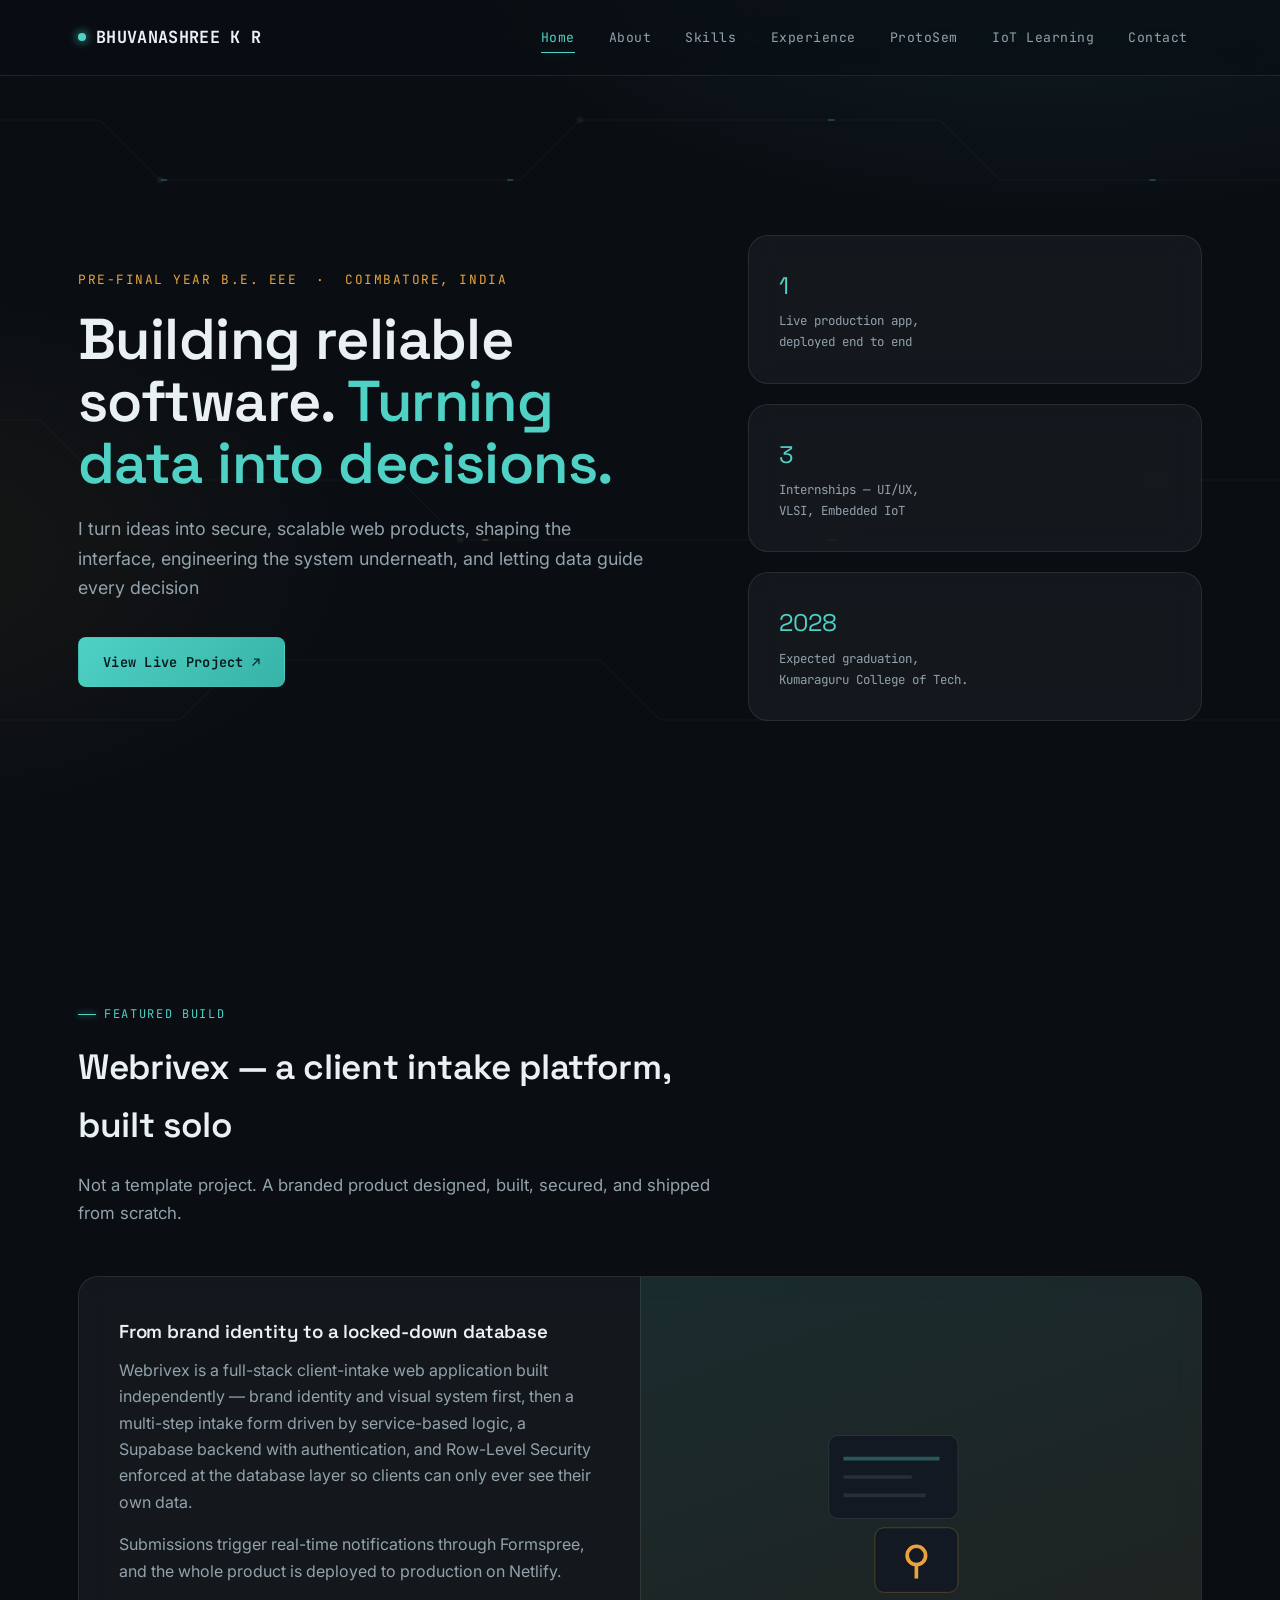
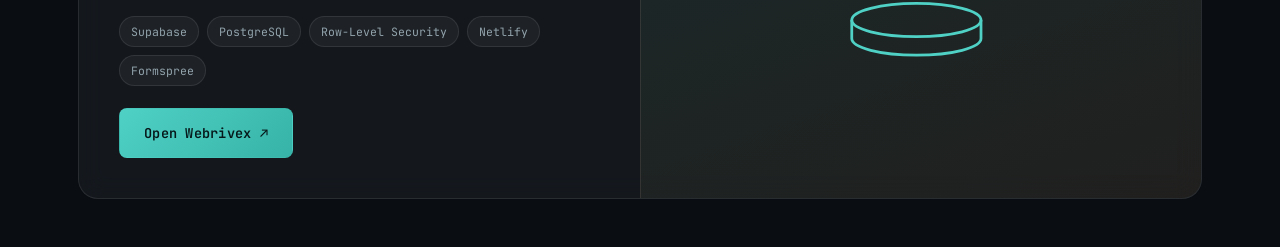
<file: index.html>
<!DOCTYPE html>
<html lang="en">
<head>
<meta charset="UTF-8">
<meta name="viewport" content="width=device-width, initial-scale=1.0">
<title>Bhuvanashree K R — Full-Stack Developer & UI/UX Designer</title>
<meta name="description" content="Portfolio of Bhuvanashree K R — Electrical & Electronics Engineering student building production full-stack web products with Supabase, and UI/UX design experience.">
<link rel="preconnect" href="https://fonts.googleapis.com">
<link rel="preconnect" href="https://fonts.gstatic.com" crossorigin>
<link href="https://fonts.googleapis.com/css2?family=Space+Grotesk:wght@500;600;700&family=Inter:wght@400;500;600&family=JetBrains+Mono:wght@400;500;700&display=swap" rel="stylesheet">
<link rel="stylesheet" href="style.css">
</head>
<body>

<div class="trace-field" aria-hidden="true">
  <svg viewBox="0 0 1600 900" preserveAspectRatio="xMidYMid slice">
    <path d="M0,120 L260,120 L320,180 L680,180 L740,120 L1100,120 L1160,180 L1600,180"/>
    <path d="M0,420 L200,420 L260,480 L560,480 L620,540 L1000,540 L1060,480 L1600,480"/>
    <path d="M0,720 L340,720 L400,660 L760,660 L820,720 L1600,720"/>
    <path class="lit" d="M0,120 L260,120 L320,180 L680,180 L740,120 L1100,120 L1160,180 L1600,180"/>
    <path class="lit copper" d="M0,420 L200,420 L260,480 L560,480 L620,540 L1000,540 L1060,480 L1600,480"/>
    <circle class="node" cx="320" cy="180" r="3.5"/>
    <circle class="node" cx="740" cy="120" r="3.5"/>
    <circle class="node" cx="620" cy="540" r="3.5"/>
    <circle class="node" cx="1060" cy="480" r="3.5"/>
    <circle class="node" cx="400" cy="660" r="3.5"/>
  </svg>
</div>

<nav class="navbar">
  <div class="container nav-inner">
    <a href="index.html" class="brand"><span class="dot"></span>BHUVANASHREE K R</a>
    <button class="nav-toggle" aria-label="Toggle navigation" aria-expanded="false">
      <span></span><span></span><span></span>
    </button>
    <div class="nav-links">
      <a href="index.html">Home</a>
      <a href="about.html">About</a>
      <a href="skills.html">Skills</a>
      <a href="experience.html">Experience</a>
      <a href="protosem.html">ProtoSem</a>
      <a href="iot.html">IoT Learning</a>
      <a href="contact.html">Contact</a>
    </div>
  </div>
</nav>

<header class="hero">
  <div class="container hero-grid">
    <div class="reveal in-view">
      <span class="hero-kicker">Pre-final year B.E. EEE &nbsp;·&nbsp; Coimbatore, India</span>
      <h1>Building reliable software. <span class="accent">Turning data into decisions.</span></h1>
      <p class="hero-sub">I turn ideas into secure, scalable web products, shaping the interface, engineering the system underneath, and letting data guide every decision</p>
      <div class="btn-row">
        <a href="https://idyllic-meerkat-0cbae3.netlify.app" target="_blank" rel="noopener" class="btn btn-primary">View Live Project ↗</a>
      </div>
    </div>

    <div class="hero-panel reveal">
      <div class="highlight-strip">
        <div class="glass highlight-card reveal">
          <div class="num">1</div>
          <div class="label">Live production app,<br>deployed end to end</div>
        </div>
        <div class="glass highlight-card reveal">
          <div class="num">3</div>
          <div class="label">Internships — UI/UX,<br>VLSI, Embedded IoT</div>
        </div>
        <div class="glass highlight-card reveal">
          <div class="num">2028</div>
          <div class="label">Expected graduation,<br>Kumaraguru College of Tech.</div>
        </div>
      </div>
    </div>
  </div>
</header>

<section class="section" id="featured">
  <div class="container">
    <div class="section-head reveal">
      <span class="eyebrow">Featured Build</span>
      <h2>Webrivex — a client intake platform, built solo</h2>
      <p>Not a template project. A branded product designed, built, secured, and shipped from scratch.</p>
    </div>
    <div class="glass feature-project reveal">
      <div class="fp-copy">
        <h3>From brand identity to a locked-down database</h3>
        <p>Webrivex is a full-stack client-intake web application built independently — brand identity and visual system first, then a multi-step intake form driven by service-based logic, a Supabase backend with authentication, and Row-Level Security enforced at the database layer so clients can only ever see their own data.</p>
        <p>Submissions trigger real-time notifications through Formspree, and the whole product is deployed to production on Netlify.</p>
        <div class="tag-row">
          <span class="tag">Supabase</span>
          <span class="tag">PostgreSQL</span>
          <span class="tag">Row-Level Security</span>
          <span class="tag">Netlify</span>
          <span class="tag">Formspree</span>
        </div>
        <div class="btn-row">
          <a href="https://idyllic-meerkat-0cbae3.netlify.app" target="_blank" rel="noopener" class="btn btn-primary">Open Webrivex ↗</a>
        </div>
      </div>
      <div class="fp-visual">
        <svg viewBox="0 0 260 260" width="240" role="img" aria-label="Stylised layered icon representing form, security lock, and database">
          <rect x="30" y="20" width="140" height="90" rx="10" fill="var(--bg-raised)" stroke="var(--surface-border)"/>
          <line x1="46" y1="45" x2="150" y2="45" stroke="var(--trace-soft)" stroke-width="4"/>
          <line x1="46" y1="65" x2="120" y2="65" stroke="var(--surface-border)" stroke-width="4"/>
          <line x1="46" y1="85" x2="135" y2="85" stroke="var(--surface-border)" stroke-width="4"/>
          <rect x="80" y="120" width="90" height="70" rx="10" fill="var(--bg-raised)" stroke="var(--copper-soft)"/>
          <circle cx="125" cy="150" r="10" fill="none" stroke="var(--copper)" stroke-width="4"/>
          <line x1="125" y1="160" x2="125" y2="175" stroke="var(--copper)" stroke-width="4"/>
          <ellipse cx="125" cy="220" rx="70" ry="18" fill="none" stroke="var(--trace)" stroke-width="3"/>
          <path d="M55,220 v20 a70,18 0 0 0 140,0 v-20" fill="none" stroke="var(--trace)" stroke-width="3"/>
        </svg>
      </div>
    </div>
  </div>
</section>

<button class="back-to-top" aria-label="Back to top">↑</button>
<script src="script.js"></script>
</body>
</html>
</file>
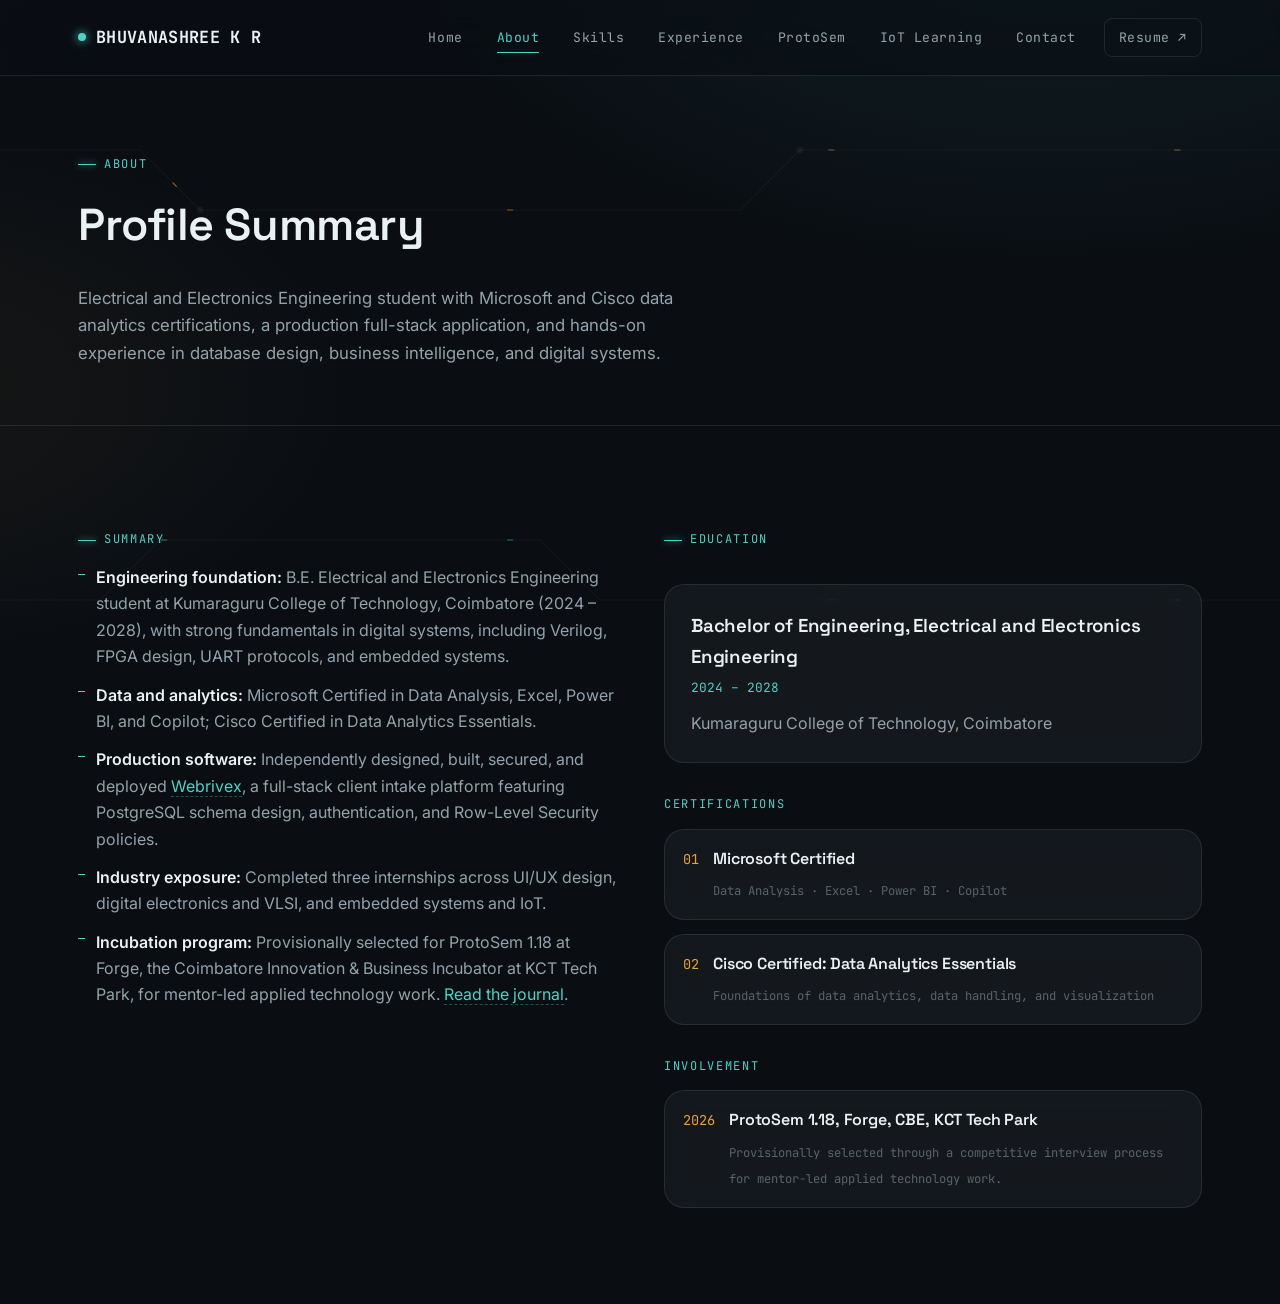
<file: about.html>
<!DOCTYPE html>
<html lang="en">
<head>
<meta charset="UTF-8">
<meta name="viewport" content="width=device-width, initial-scale=1.0">
<title>About — Bhuvanashree K R | Aspiring Data Analyst</title>
<meta name="description" content="About Bhuvanashree K R — Microsoft & Cisco certified data analyst candidate with a B.E. in Electrical & Electronics Engineering and hands-on database experience.">
<link rel="preconnect" href="https://fonts.googleapis.com">
<link rel="preconnect" href="https://fonts.gstatic.com" crossorigin>
<link href="https://fonts.googleapis.com/css2?family=Space+Grotesk:wght@500;600;700&family=Inter:wght@400;500;600&family=JetBrains+Mono:wght@400;500;700&display=swap" rel="stylesheet">
<link rel="stylesheet" href="style.css">
<link rel="icon" type="image/svg+xml" href="favicon.svg">
<meta name="author" content="Bhuvanashree K R">
<meta name="robots" content="index, follow">
<meta property="og:type" content="website">
<meta property="og:title" content="About — Bhuvanashree K R | Aspiring Data Analyst">
<meta property="og:description" content="About Bhuvanashree K R — Microsoft & Cisco certified data analyst candidate with a B.E. in Electrical & Electronics Engineering and hands-on database experience.">
<meta property="og:site_name" content="Bhuvanashree K R — Portfolio">
<meta name="twitter:card" content="summary">
<meta name="twitter:title" content="About — Bhuvanashree K R | Aspiring Data Analyst">
<meta name="twitter:description" content="About Bhuvanashree K R — Microsoft & Cisco certified data analyst candidate with a B.E. in Electrical & Electronics Engineering and hands-on database experience.">
</head>
<body>

<div class="trace-field" aria-hidden="true">
  <svg viewBox="0 0 1600 900" preserveAspectRatio="xMidYMid slice">
    <path d="M0,150 L300,150 L360,210 L900,210 L960,150 L1600,150"/>
    <path d="M0,600 L260,600 L320,540 L700,540 L760,600 L1600,600"/>
    <path class="lit copper" d="M0,150 L300,150 L360,210 L900,210 L960,150 L1600,150"/>
    <path class="lit" d="M0,600 L260,600 L320,540 L700,540 L760,600 L1600,600"/>
    <circle class="node" cx="360" cy="210" r="3.5"/>
    <circle class="node" cx="960" cy="150" r="3.5"/>
    <circle class="node" cx="320" cy="540" r="3.5"/>
  </svg>
</div>

<nav class="navbar">
  <div class="container nav-inner">
    <a href="index.html" class="brand"><span class="dot"></span>BHUVANASHREE K R</a>
    <button class="nav-toggle" aria-label="Toggle navigation" aria-expanded="false">
      <span></span><span></span><span></span>
    </button>
    <div class="nav-links">
      <a href="index.html">Home</a>
      <a href="about.html">About</a>
      <a href="skills.html">Skills</a>
      <a href="experience.html">Experience</a>
      <a href="protosem.html">ProtoSem</a>
      <a href="iot.html">IoT Learning</a>
      <a href="contact.html">Contact</a>
      <a href="Bhuvanashree_KR_Resume.pdf" target="_blank" rel="noopener" class="btn btn-ghost nav-cta">Resume ↗</a>
    </div>
  </div>
</nav>

<header class="page-header">
  <div class="container reveal in-view">
    <span class="eyebrow">About</span>
    <h1>Profile Summary</h1>
    <p>Electrical and Electronics Engineering student with Microsoft and Cisco data analytics certifications, a production full-stack application, and hands-on experience in database design, business intelligence, and digital systems.</p>
  </div>
</header>

<section class="section">
  <div class="container about-grid">
    <div class="about-copy reveal">
      <span class="eyebrow">Summary</span>
      <ul style="display:flex; flex-direction:column; gap:12px; margin-bottom:0;">
        <li style="color:var(--text-muted); padding-left:18px; position:relative;"><span style="position:absolute; left:0; top:0.6em; width:7px; height:1px; background:var(--trace);"></span><strong style="color:var(--text); font-weight:600;">Engineering foundation:</strong> B.E. Electrical and Electronics Engineering student at Kumaraguru College of Technology, Coimbatore (2024 – 2028), with strong fundamentals in digital systems, including Verilog, FPGA design, UART protocols, and embedded systems.</li>
        <li style="color:var(--text-muted); padding-left:18px; position:relative;"><span style="position:absolute; left:0; top:0.6em; width:7px; height:1px; background:var(--trace);"></span><strong style="color:var(--text); font-weight:600;">Data and analytics:</strong> Microsoft Certified in Data Analysis, Excel, Power BI, and Copilot; Cisco Certified in Data Analytics Essentials.</li>
        <li style="color:var(--text-muted); padding-left:18px; position:relative;"><span style="position:absolute; left:0; top:0.6em; width:7px; height:1px; background:var(--trace);"></span><strong style="color:var(--text); font-weight:600;">Production software:</strong> Independently designed, built, secured, and deployed <a href="https://bhuvanashreekr-del.github.io/portfoilo/index.html#featured" style="color:var(--trace); border-bottom:1px dashed var(--trace-soft);">Webrivex</a>, a full-stack client intake platform featuring PostgreSQL schema design, authentication, and Row-Level Security policies.</li>
        <li style="color:var(--text-muted); padding-left:18px; position:relative;"><span style="position:absolute; left:0; top:0.6em; width:7px; height:1px; background:var(--trace);"></span><strong style="color:var(--text); font-weight:600;">Industry exposure:</strong> Completed three internships across UI/UX design, digital electronics and VLSI, and embedded systems and IoT.</li>
        <li style="color:var(--text-muted); padding-left:18px; position:relative;"><span style="position:absolute; left:0; top:0.6em; width:7px; height:1px; background:var(--trace);"></span><strong style="color:var(--text); font-weight:600;">Incubation program:</strong> Provisionally selected for ProtoSem 1.18 at Forge, the Coimbatore Innovation & Business Incubator at KCT Tech Park, for mentor-led applied technology work. <a href="https://bhuvanashreekr-del.github.io/portfoilo/protosem.html" style="color:var(--trace); border-bottom:1px dashed var(--trace-soft);">Read the journal</a>.</li>
      </ul>
    </div>

    <div class="reveal">
      <span class="eyebrow">Education</span>
      <div class="glass edu-block">
        <h3>Bachelor of Engineering, Electrical and Electronics Engineering</h3>
        <div class="meta">2024 – 2028</div>
        <p style="margin-top:12px; margin-bottom:0;">Kumaraguru College of Technology, Coimbatore</p>
      </div>

      <span class="eyebrow" style="margin-top:32px; display:block;">Certifications</span>
      <div class="credentials-list" data-stagger>
        <div class="glass credential-item">
          <span class="idx">01</span>
          <div>
            <h4>Microsoft Certified</h4>
            <span class="meta">Data Analysis · Excel · Power BI · Copilot</span>
          </div>
        </div>
        <div class="glass credential-item">
          <span class="idx">02</span>
          <div>
            <h4>Cisco Certified: Data Analytics Essentials</h4>
            <span class="meta">Foundations of data analytics, data handling, and visualization</span>
          </div>
        </div>
      </div>

      <span class="eyebrow" style="margin-top:32px; display:block;">Involvement</span>
      <div class="credentials-list">
        <div class="glass credential-item">
          <span class="idx">2026</span>
          <div>
            <h4>ProtoSem 1.18, Forge, CBE, KCT Tech Park</h4>
            <span class="meta">Provisionally selected through a competitive interview process for mentor-led applied technology work.</span>
          </div>
        </div>
      </div>
    </div>
  </div>
</section>

<button class="back-to-top" aria-label="Back to top">↑</button>
<script src="script.js"></script>
</body>
</html>
</file>
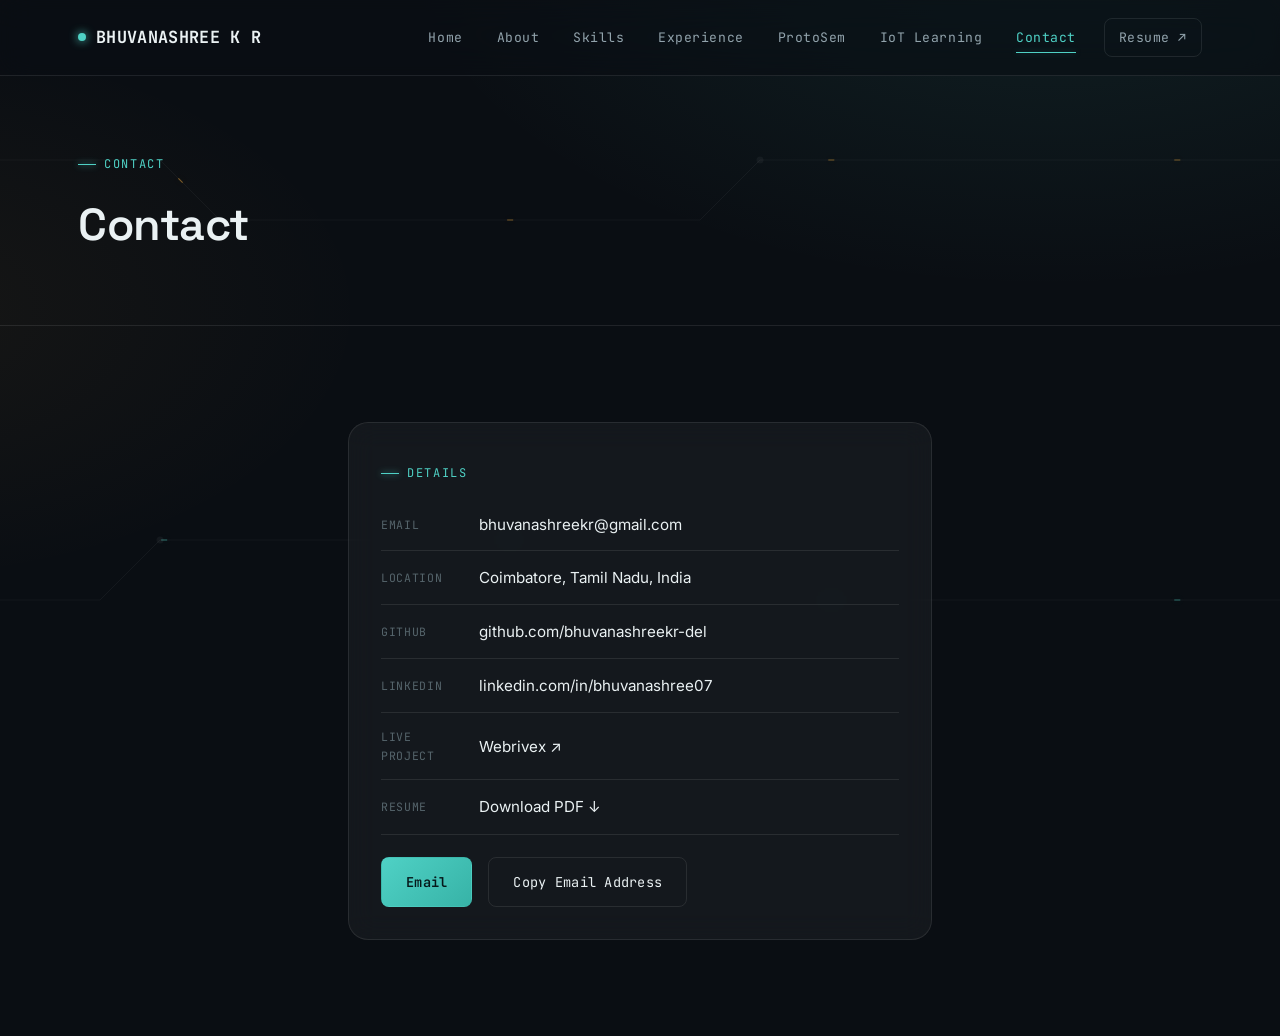
<file: contact.html>
<!DOCTYPE html>
<html lang="en">
<head>
<meta charset="UTF-8">
<meta name="viewport" content="width=device-width, initial-scale=1.0">
<title>Contact — Bhuvanashree K R | Aspiring Data Analyst</title>
<meta name="description" content="Contact Bhuvanashree K R — Aspiring Data Analyst based in Coimbatore, Tamil Nadu, open to Data Analyst and Business Intelligence roles.">
<link rel="preconnect" href="https://fonts.googleapis.com">
<link rel="preconnect" href="https://fonts.gstatic.com" crossorigin>
<link href="https://fonts.googleapis.com/css2?family=Space+Grotesk:wght@500;600;700&family=Inter:wght@400;500;600&family=JetBrains+Mono:wght@400;500;700&display=swap" rel="stylesheet">
<link rel="stylesheet" href="style.css">
<link rel="icon" type="image/svg+xml" href="favicon.svg">
<meta name="author" content="Bhuvanashree K R">
<meta name="robots" content="index, follow">
<meta property="og:type" content="website">
<meta property="og:title" content="Contact — Bhuvanashree K R | Aspiring Data Analyst">
<meta property="og:description" content="Contact Bhuvanashree K R — Aspiring Data Analyst based in Coimbatore, Tamil Nadu, open to Data Analyst and Business Intelligence roles.">
<meta property="og:site_name" content="Bhuvanashree K R — Portfolio">
<meta name="twitter:card" content="summary">
<meta name="twitter:title" content="Contact — Bhuvanashree K R | Aspiring Data Analyst">
<meta name="twitter:description" content="Contact Bhuvanashree K R — Aspiring Data Analyst based in Coimbatore, Tamil Nadu, open to Data Analyst and Business Intelligence roles.">
</head>
<body>

<div class="trace-field" aria-hidden="true">
  <svg viewBox="0 0 1600 900" preserveAspectRatio="xMidYMid slice">
    <path d="M0,160 L320,160 L380,220 L860,220 L920,160 L1600,160"/>
    <path d="M0,600 L260,600 L320,540 L700,540 L760,600 L1600,600"/>
    <path class="lit copper" d="M0,160 L320,160 L380,220 L860,220 L920,160 L1600,160"/>
    <path class="lit" d="M0,600 L260,600 L320,540 L700,540 L760,600 L1600,600"/>
    <circle class="node" cx="380" cy="220" r="3.5"/>
    <circle class="node" cx="920" cy="160" r="3.5"/>
    <circle class="node" cx="320" cy="540" r="3.5"/>
  </svg>
</div>

<nav class="navbar">
  <div class="container nav-inner">
    <a href="index.html" class="brand"><span class="dot"></span>BHUVANASHREE K R</a>
    <button class="nav-toggle" aria-label="Toggle navigation" aria-expanded="false">
      <span></span><span></span><span></span>
    </button>
    <div class="nav-links">
      <a href="index.html">Home</a>
      <a href="about.html">About</a>
      <a href="skills.html">Skills</a>
      <a href="experience.html">Experience</a>
      <a href="protosem.html">ProtoSem</a>
      <a href="iot.html">IoT Learning</a>
      <a href="contact.html">Contact</a>
      <a href="Bhuvanashree_KR_Resume.pdf" target="_blank" rel="noopener" class="btn btn-ghost nav-cta">Resume ↗</a>
    </div>
  </div>
</nav>

<header class="page-header">
  <div class="container reveal in-view">
    <span class="eyebrow">Contact</span>
    <h1>Contact</h1>
  </div>
</header>

<section class="section">
  <div class="container" style="max-width:640px;">

    <div class="glass contact-info-card reveal">
      <span class="eyebrow">Details</span>
      <div class="contact-row">
        <span class="ci-label">Email</span>
        <a href="mailto:bhuvanashreekr@gmail.com">bhuvanashreekr@gmail.com</a>
      </div>
      <div class="contact-row">
        <span class="ci-label">Location</span>
        <span class="value">Coimbatore, Tamil Nadu, India</span>
      </div>
      <div class="contact-row">
        <span class="ci-label">GitHub</span>
        <a href="https://github.com/bhuvanashreekr-del" target="_blank" rel="noopener">github.com/bhuvanashreekr-del</a>
      </div>
      <div class="contact-row">
        <span class="ci-label">LinkedIn</span>
        <a href="https://www.linkedin.com/in/bhuvanashree07" target="_blank" rel="noopener">linkedin.com/in/bhuvanashree07</a>
      </div>
      <div class="contact-row">
        <span class="ci-label">Live Project</span>
        <a href="https://idyllic-meerkat-0cbae3.netlify.app" target="_blank" rel="noopener">Webrivex ↗</a>
      </div>
      <div class="contact-row">
        <span class="ci-label">Resume</span>
        <a href="Bhuvanashree_KR_Resume.pdf" target="_blank" rel="noopener">Download PDF ↓</a>
      </div>
      <div class="btn-row" style="margin-top:22px;">
        <a href="mailto:bhuvanashreekr@gmail.com" class="btn btn-primary">Email</a>
        <button class="btn btn-ghost js-copy-email" data-email="bhuvanashreekr@gmail.com">Copy Email Address</button>
      </div>
    </div>

  </div>
</section>

<button class="back-to-top" aria-label="Back to top">↑</button>
<script src="script.js"></script>
</body>
</html>
</file>
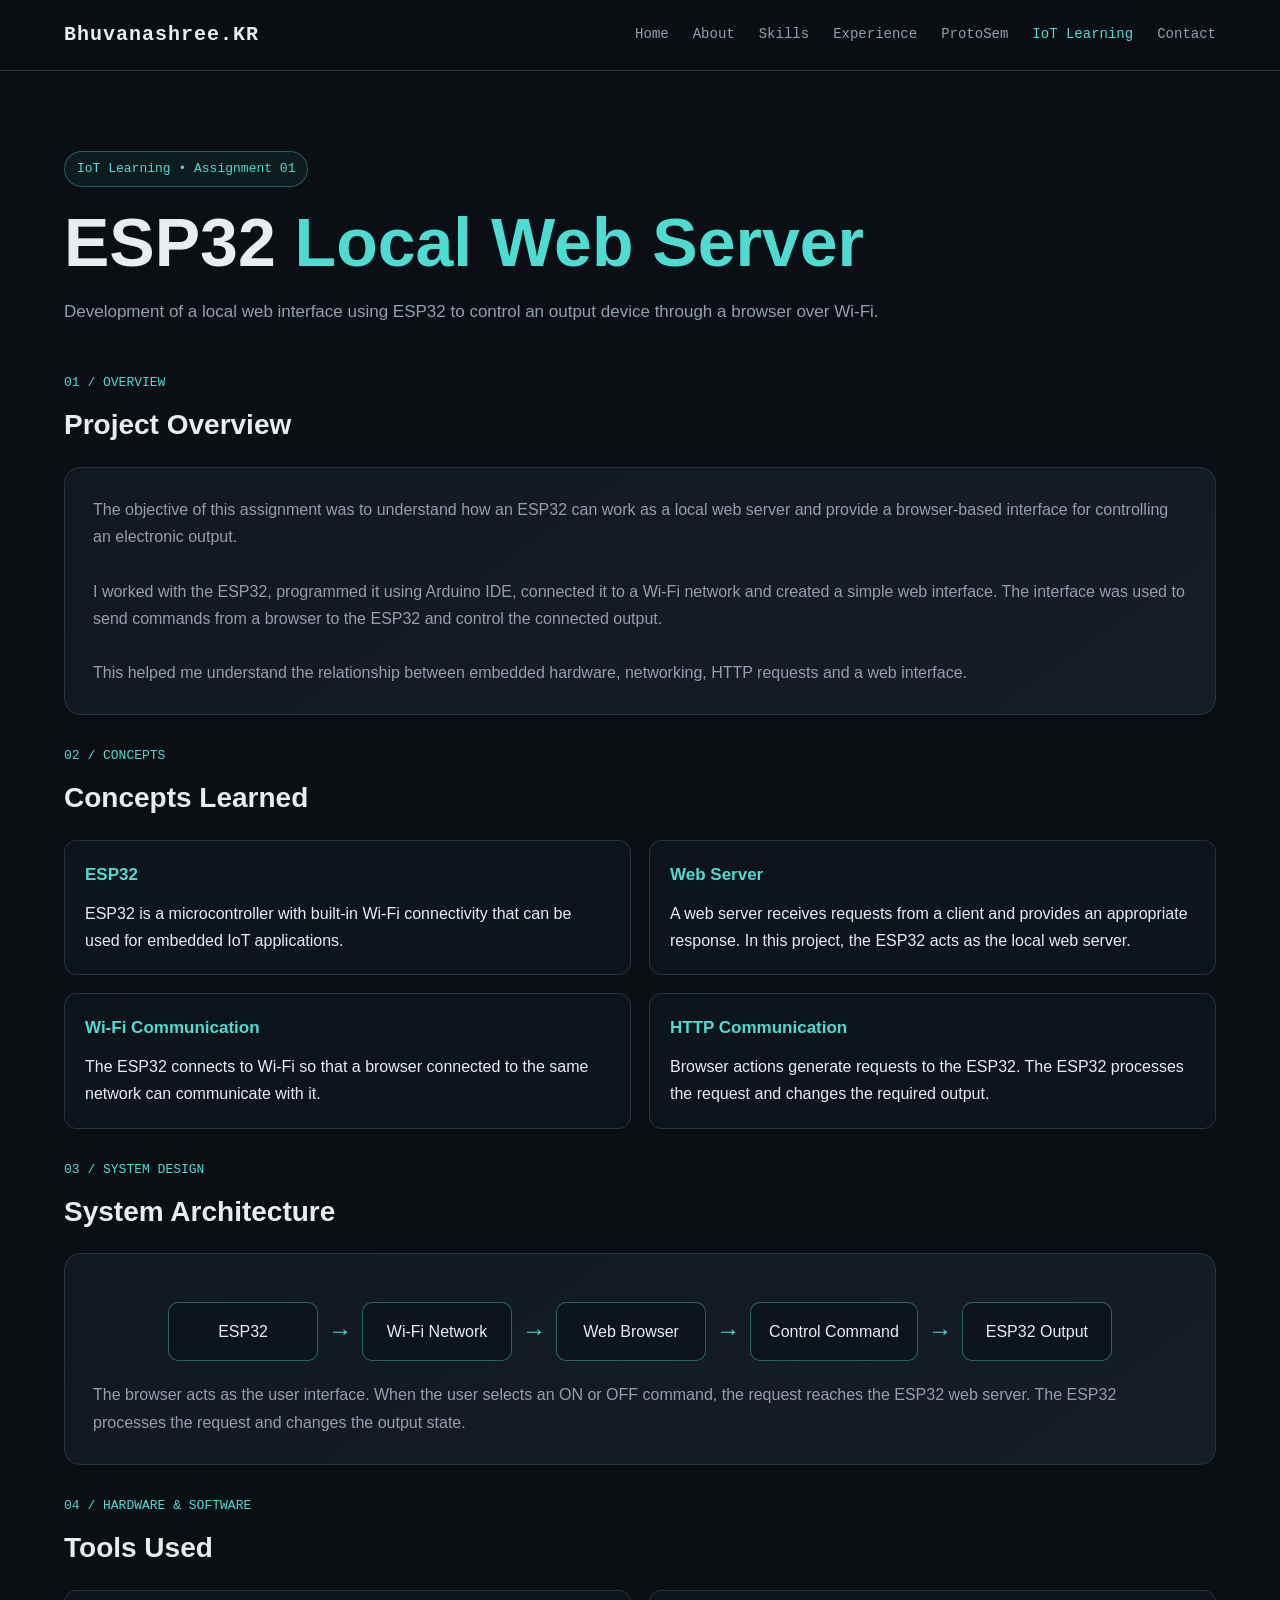
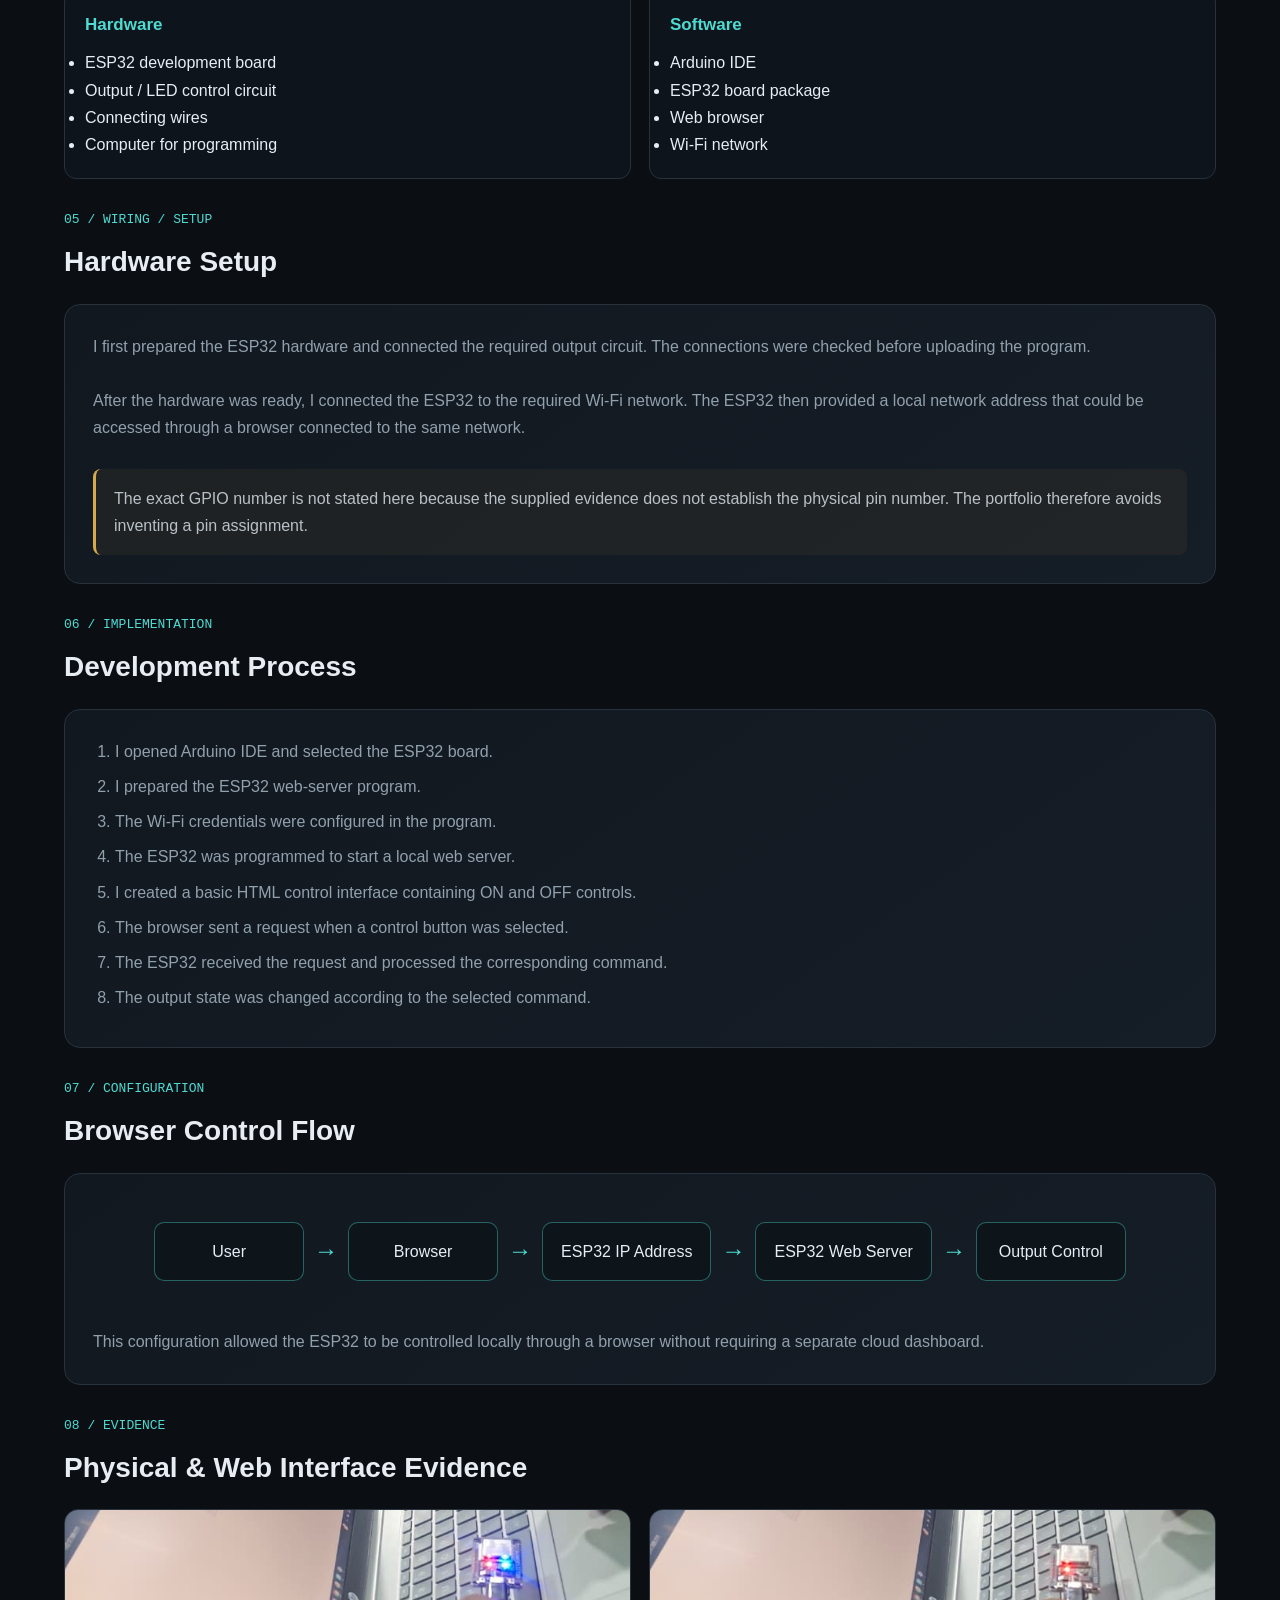
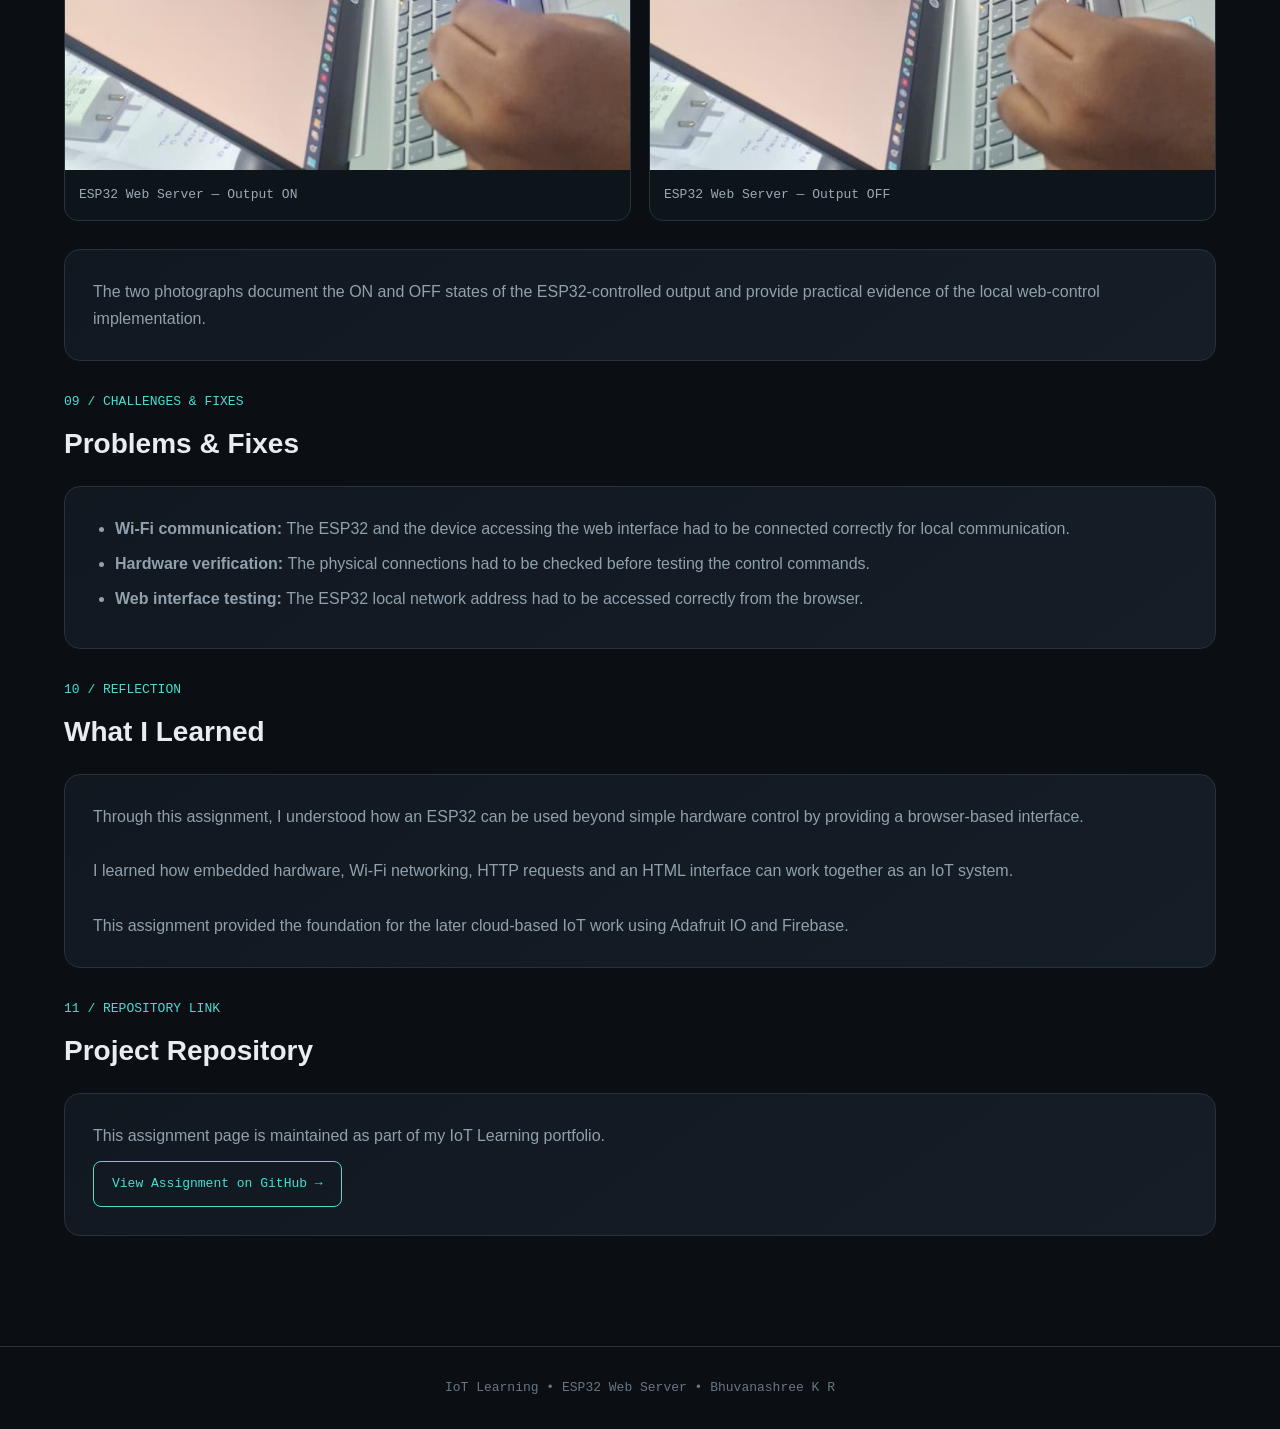
<file: esp32-web-server.html>
<!DOCTYPE html>
<html lang="en">

<head>

    <meta charset="UTF-8">

    <meta
        name="viewport"
        content="width=device-width, initial-scale=1.0"
    >

    <title>ESP32 Web Server | IoT Learning</title>

    <link
        rel="stylesheet"
        href="iot.css"
    >

</head>


<body>


    <!-- ================= NAVIGATION ================= -->

    <nav class="navbar">

        <div class="nav-container">

            <div class="logo">
                Bhuvanashree.KR
            </div>


            <div class="nav-links">

                <a href="index.html">
                    Home
                </a>

                <a href="about.html">
                    About
                </a>

                <a href="skills.html">
                    Skills
                </a>

                <a href="experience.html">
                    Experience
                </a>

                <a href="protosem.html">
                    ProtoSem
                </a>

                <a
                    href="iot.html"
                    class="active"
                >
                    IoT Learning
                </a>

                <a href="contact.html">
                    Contact
                </a>

            </div>

        </div>

    </nav>



    <!-- ================= HERO ================= -->

    <header class="hero">

        <span class="tag">
            IoT Learning • Assignment 01
        </span>


        <h1>
            ESP32 <span>Local Web Server</span>
        </h1>


        <p>

            Development of a local web interface using ESP32
            to control an output device through a browser
            over Wi-Fi.

        </p>

    </header>



    <main class="container">


        <!-- ================= 01 OVERVIEW ================= -->

        <section class="section">

            <div class="section-number">
                01 / OVERVIEW
            </div>


            <h2>
                Project Overview
            </h2>


            <div class="card">

                <p>

                    The objective of this assignment was to understand
                    how an ESP32 can work as a local web server and
                    provide a browser-based interface for controlling
                    an electronic output.

                </p>


                <br>


                <p>

                    I worked with the ESP32, programmed it using
                    Arduino IDE, connected it to a Wi-Fi network and
                    created a simple web interface. The interface was
                    used to send commands from a browser to the ESP32
                    and control the connected output.

                </p>


                <br>


                <p>

                    This helped me understand the relationship between
                    embedded hardware, networking, HTTP requests and
                    a web interface.

                </p>

            </div>

        </section>



        <!-- ================= 02 CONCEPTS ================= -->

        <section class="section">

            <div class="section-number">
                02 / CONCEPTS
            </div>


            <h2>
                Concepts Learned
            </h2>


            <div class="grid">


                <div class="info-box">

                    <h3>
                        ESP32
                    </h3>

                    <p>

                        ESP32 is a microcontroller with built-in
                        Wi-Fi connectivity that can be used for
                        embedded IoT applications.

                    </p>

                </div>


                <div class="info-box">

                    <h3>
                        Web Server
                    </h3>

                    <p>

                        A web server receives requests from a client
                        and provides an appropriate response. In this
                        project, the ESP32 acts as the local web server.

                    </p>

                </div>


                <div class="info-box">

                    <h3>
                        Wi-Fi Communication
                    </h3>

                    <p>

                        The ESP32 connects to Wi-Fi so that a browser
                        connected to the same network can communicate
                        with it.

                    </p>

                </div>


                <div class="info-box">

                    <h3>
                        HTTP Communication
                    </h3>

                    <p>

                        Browser actions generate requests to the ESP32.
                        The ESP32 processes the request and changes
                        the required output.

                    </p>

                </div>


            </div>

        </section>



        <!-- ================= 03 SYSTEM DESIGN ================= -->

        <section class="section">

            <div class="section-number">
                03 / SYSTEM DESIGN
            </div>


            <h2>
                System Architecture
            </h2>


            <div class="card">


                <div class="flow">


                    <div class="flow-box">
                        ESP32
                    </div>


                    <div class="arrow">
                        →
                    </div>


                    <div class="flow-box">
                        Wi-Fi Network
                    </div>


                    <div class="arrow">
                        →
                    </div>


                    <div class="flow-box">
                        Web Browser
                    </div>


                    <div class="arrow">
                        →
                    </div>


                    <div class="flow-box">
                        Control Command
                    </div>


                    <div class="arrow">
                        →
                    </div>


                    <div class="flow-box">
                        ESP32 Output
                    </div>


                </div>


                <p>

                    The browser acts as the user interface. When the
                    user selects an ON or OFF command, the request
                    reaches the ESP32 web server. The ESP32 processes
                    the request and changes the output state.

                </p>


            </div>

        </section>



        <!-- ================= 04 HARDWARE SOFTWARE ================= -->

        <section class="section">

            <div class="section-number">
                04 / HARDWARE & SOFTWARE
            </div>


            <h2>
                Tools Used
            </h2>


            <div class="grid">


                <div class="info-box">

                    <h3>
                        Hardware
                    </h3>


                    <ul>

                        <li>
                            ESP32 development board
                        </li>

                        <li>
                            Output / LED control circuit
                        </li>

                        <li>
                            Connecting wires
                        </li>

                        <li>
                            Computer for programming
                        </li>

                    </ul>

                </div>


                <div class="info-box">

                    <h3>
                        Software
                    </h3>


                    <ul>

                        <li>
                            Arduino IDE
                        </li>

                        <li>
                            ESP32 board package
                        </li>

                        <li>
                            Web browser
                        </li>

                        <li>
                            Wi-Fi network
                        </li>

                    </ul>

                </div>


            </div>

        </section>



        <!-- ================= 05 WIRING / SETUP ================= -->

        <section class="section">

            <div class="section-number">
                05 / WIRING / SETUP
            </div>


            <h2>
                Hardware Setup
            </h2>


            <div class="card">

                <p>

                    I first prepared the ESP32 hardware and connected
                    the required output circuit. The connections were
                    checked before uploading the program.

                </p>


                <br>


                <p>

                    After the hardware was ready, I connected the ESP32
                    to the required Wi-Fi network. The ESP32 then
                    provided a local network address that could be
                    accessed through a browser connected to the same
                    network.

                </p>


                <br>


                <div class="warning">

                    The exact GPIO number is not stated here because
                    the supplied evidence does not establish the
                    physical pin number. The portfolio therefore avoids
                    inventing a pin assignment.

                </div>

            </div>

        </section>



        <!-- ================= 06 IMPLEMENTATION ================= -->

        <section class="section">

            <div class="section-number">
                06 / IMPLEMENTATION
            </div>


            <h2>
                Development Process
            </h2>


            <div class="card">


                <ol
                    style="
                        padding-left: 22px;
                        color: #91a0ad;
                    "
                >

                    <li>

                        I opened Arduino IDE and selected the
                        ESP32 board.

                    </li>


                    <li>

                        I prepared the ESP32 web-server program.

                    </li>


                    <li>

                        The Wi-Fi credentials were configured
                        in the program.

                    </li>


                    <li>

                        The ESP32 was programmed to start a
                        local web server.

                    </li>


                    <li>

                        I created a basic HTML control interface
                        containing ON and OFF controls.

                    </li>


                    <li>

                        The browser sent a request when a control
                        button was selected.

                    </li>


                    <li>

                        The ESP32 received the request and processed
                        the corresponding command.

                    </li>


                    <li>

                        The output state was changed according to
                        the selected command.

                    </li>


                </ol>


            </div>

        </section>



        <!-- ================= 07 CONFIGURATION ================= -->

        <section class="section">

            <div class="section-number">
                07 / CONFIGURATION
            </div>


            <h2>
                Browser Control Flow
            </h2>


            <div class="card">


                <div class="flow">


                    <div class="flow-box">
                        User
                    </div>


                    <div class="arrow">
                        →
                    </div>


                    <div class="flow-box">
                        Browser
                    </div>


                    <div class="arrow">
                        →
                    </div>


                    <div class="flow-box">
                        ESP32 IP Address
                    </div>


                    <div class="arrow">
                        →
                    </div>


                    <div class="flow-box">
                        ESP32 Web Server
                    </div>


                    <div class="arrow">
                        →
                    </div>


                    <div class="flow-box">
                        Output Control
                    </div>


                </div>


                <br>


                <p>

                    This configuration allowed the ESP32 to be
                    controlled locally through a browser without
                    requiring a separate cloud dashboard.

                </p>


            </div>

        </section>



        <!-- ================= 08 EVIDENCE ================= -->

        <section class="section">

            <div class="section-number">
                08 / EVIDENCE
            </div>


            <h2>
                Physical & Web Interface Evidence
            </h2>


            <div class="image-grid">


                <!-- ESP32 ON -->

                <div class="image-card">


                    <img
                        src="esp32-webserver-on.jpeg"
                        alt="ESP32 Web Server output ON"
                    >


                    <div class="caption">

                        ESP32 Web Server — Output ON

                    </div>


                </div>



                <!-- ESP32 OFF -->

                <div class="image-card">


                    <img
                        src="esp32-webserver-off.jpeg"
                        alt="ESP32 Web Server output OFF"
                    >


                    <div class="caption">

                        ESP32 Web Server — Output OFF

                    </div>


                </div>


            </div>


            <br>


            <div class="card">

                <p>

                    The two photographs document the ON and OFF
                    states of the ESP32-controlled output and provide
                    practical evidence of the local web-control
                    implementation.

                </p>

            </div>

        </section>



        <!-- ================= 09 CHALLENGES ================= -->

        <section class="section">

            <div class="section-number">
                09 / CHALLENGES & FIXES
            </div>


            <h2>
                Problems & Fixes
            </h2>


            <div class="card">


                <ul>


                    <li>

                        <strong>
                            Wi-Fi communication:
                        </strong>

                        The ESP32 and the device accessing the
                        web interface had to be connected correctly
                        for local communication.

                    </li>


                    <li>

                        <strong>
                            Hardware verification:
                        </strong>

                        The physical connections had to be checked
                        before testing the control commands.

                    </li>


                    <li>

                        <strong>
                            Web interface testing:
                        </strong>

                        The ESP32 local network address had to be
                        accessed correctly from the browser.

                    </li>


                </ul>


            </div>

        </section>



        <!-- ================= 10 REFLECTION ================= -->

        <section class="section">

            <div class="section-number">
                10 / REFLECTION
            </div>


            <h2>
                What I Learned
            </h2>


            <div class="card">


                <p>

                    Through this assignment, I understood how an
                    ESP32 can be used beyond simple hardware control
                    by providing a browser-based interface.

                </p>


                <br>


                <p>

                    I learned how embedded hardware, Wi-Fi networking,
                    HTTP requests and an HTML interface can work
                    together as an IoT system.

                </p>


                <br>


                <p>

                    This assignment provided the foundation for the
                    later cloud-based IoT work using Adafruit IO
                    and Firebase.

                </p>


            </div>

        </section>



        <!-- ================= 11 REPOSITORY ================= -->

        <section class="section">

            <div class="section-number">
                11 / REPOSITORY LINK
            </div>


            <h2>
                Project Repository
            </h2>


            <div class="card">


                <p>

                    This assignment page is maintained as part of
                    my IoT Learning portfolio.

                </p>


                <a
                    class="repo"
                    href="https://github.com/bhuvanashreekr-del/portfoilo/blob/master/esp32-web-server.html"
                    target="_blank"
                    rel="noopener noreferrer"
                >

                    View Assignment on GitHub →

                </a>


            </div>

        </section>


    </main>



    <!-- ================= FOOTER ================= -->

    <footer>

        IoT Learning • ESP32 Web Server • Bhuvanashree K R

    </footer>


</body>

</html>
</file>
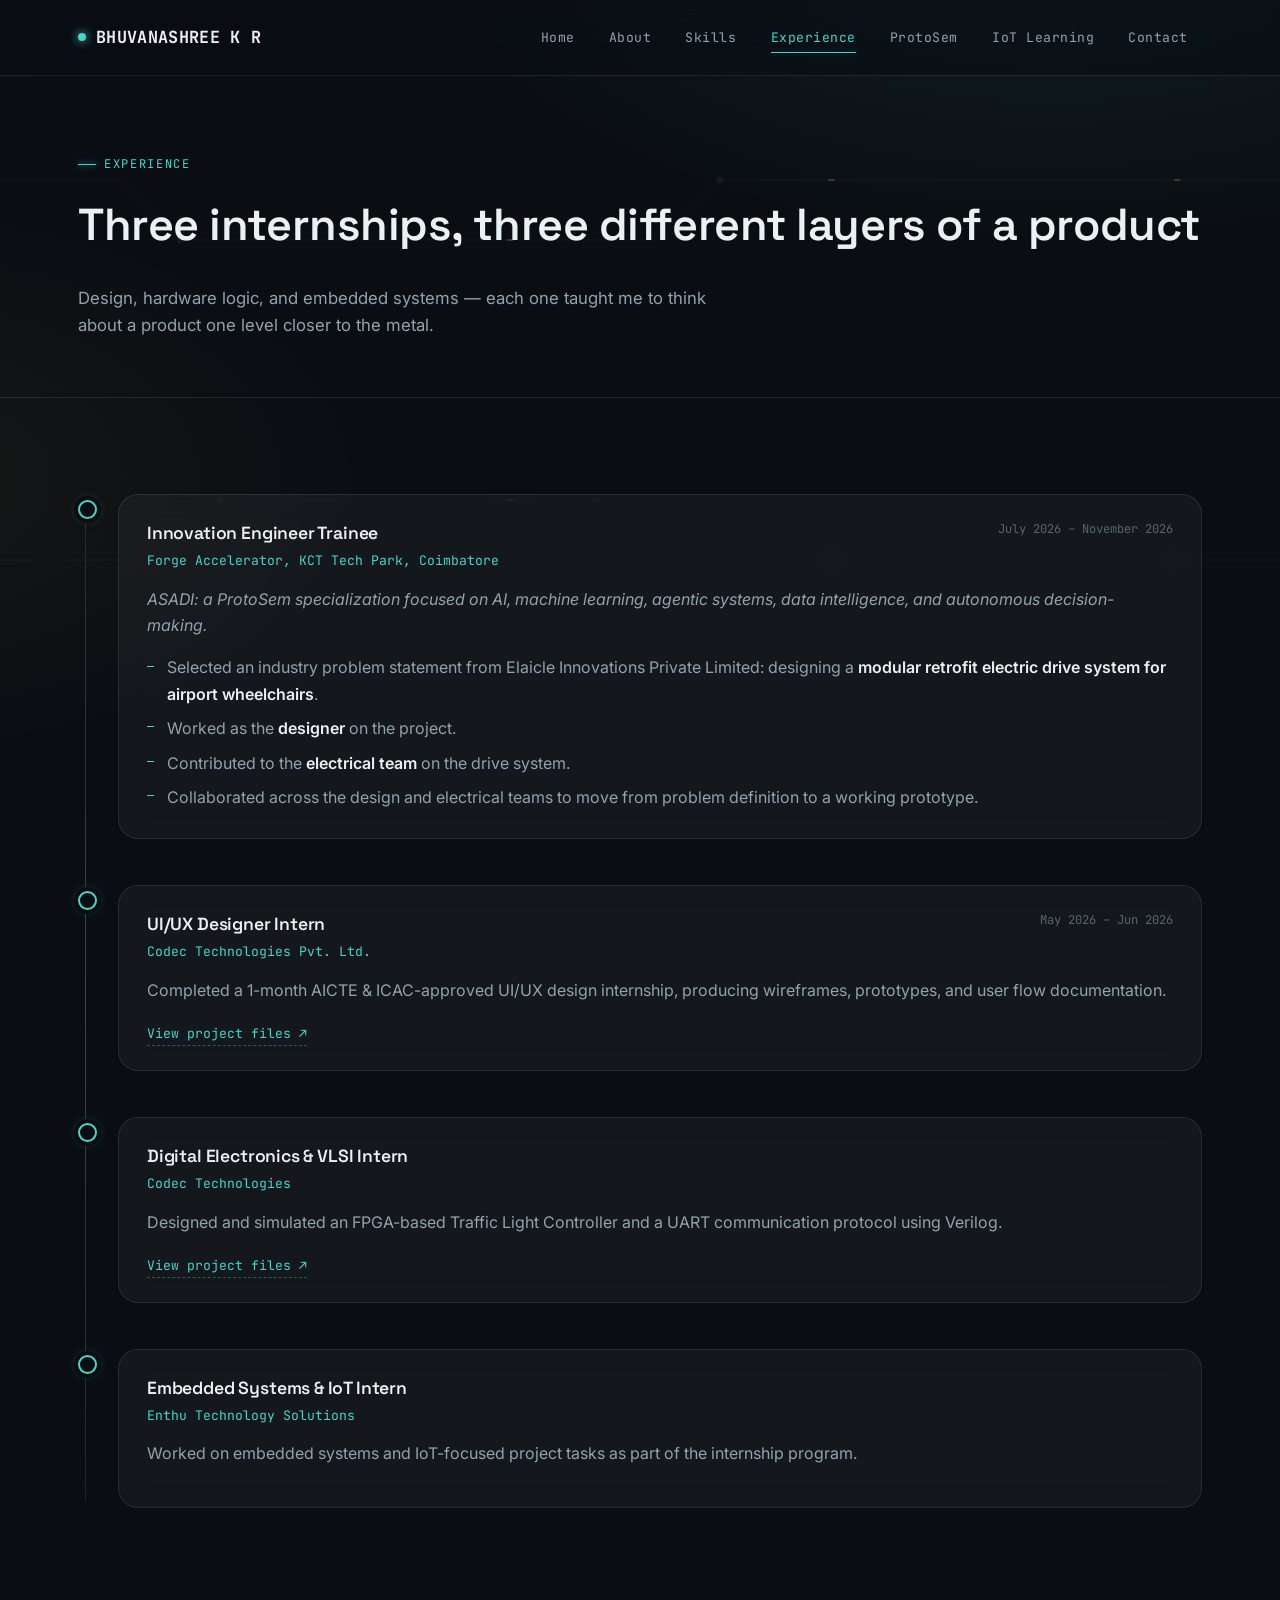
<file: experience.html>
<!DOCTYPE html>
<html lang="en">
<head>
<meta charset="UTF-8">
<meta name="viewport" content="width=device-width, initial-scale=1.0">
<title>Experience — Bhuvanashree K R</title>
<meta name="description" content="Internship experience of Bhuvanashree K R across UI/UX design, digital electronics & VLSI, and embedded systems & IoT.">
<link rel="preconnect" href="https://fonts.googleapis.com">
<link rel="preconnect" href="https://fonts.gstatic.com" crossorigin>
<link href="https://fonts.googleapis.com/css2?family=Space+Grotesk:wght@500;600;700&family=Inter:wght@400;500;600&family=JetBrains+Mono:wght@400;500;700&display=swap" rel="stylesheet">
<link rel="stylesheet" href="style.css">
</head>
<body>

<div class="trace-field" aria-hidden="true">
  <svg viewBox="0 0 1600 900" preserveAspectRatio="xMidYMid slice">
    <path d="M0,180 L280,180 L340,240 L820,240 L880,180 L1600,180"/>
    <path d="M0,560 L320,560 L380,500 L760,500 L820,560 L1600,560"/>
    <path class="lit copper" d="M0,180 L280,180 L340,240 L820,240 L880,180 L1600,180"/>
    <path class="lit" d="M0,560 L320,560 L380,500 L760,500 L820,560 L1600,560"/>
    <circle class="node" cx="340" cy="240" r="3.5"/>
    <circle class="node" cx="880" cy="180" r="3.5"/>
    <circle class="node" cx="380" cy="500" r="3.5"/>
  </svg>
</div>

<nav class="navbar">
  <div class="container nav-inner">
    <a href="index.html" class="brand"><span class="dot"></span>BHUVANASHREE K R</a>
    <button class="nav-toggle" aria-label="Toggle navigation" aria-expanded="false">
      <span></span><span></span><span></span>
    </button>
    <div class="nav-links">
      <a href="index.html">Home</a>
      <a href="about.html">About</a>
      <a href="skills.html">Skills</a>
      <a href="experience.html">Experience</a>
      <a href="protosem.html">ProtoSem</a>
      <a href="iot.html">IoT Learning</a>
      <a href="contact.html">Contact</a>
    </div>
  </div>
</nav>

<header class="page-header">
  <div class="container reveal in-view">
    <span class="eyebrow">Experience</span>
    <h1>Three internships, three different layers of a product</h1>
    <p>Design, hardware logic, and embedded systems — each one taught me to think about a product one level closer to the metal.</p>
  </div>
</header>

<section class="section">
  <div class="container">
    <div class="timeline" data-stagger>

      <div class="timeline-item reveal">
        <div class="glass tl-card">
          <span class="tl-date">July 2026 – November 2026</span>
          <h3 class="tl-role">Innovation Engineer Trainee</h3>
          <div class="tl-org">Forge Accelerator, KCT Tech Park, Coimbatore</div>
          <p style="margin-top:14px;"><em>ASADI: a ProtoSem specialization focused on AI, machine learning, agentic systems, data intelligence, and autonomous decision-making.</em></p>
          <ul>
            <li>Selected an industry problem statement from Elaicle Innovations Private Limited: designing a <strong>modular retrofit electric drive system for airport wheelchairs</strong>.</li>
            <li>Worked as the <strong>designer</strong> on the project.</li>
            <li>Contributed to the <strong>electrical team</strong> on the drive system.</li>
            <li>Collaborated across the design and electrical teams to move from problem definition to a working prototype.</li>
          </ul>
        </div>
      </div>

      <div class="timeline-item reveal">
        <div class="glass tl-card">
          <span class="tl-date">May 2026 – Jun 2026</span>
          <h3 class="tl-role">UI/UX Designer Intern</h3>
          <div class="tl-org">Codec Technologies Pvt. Ltd.</div>
          <p style="margin-top:14px;">Completed a 1-month AICTE & ICAC-approved UI/UX design internship, producing wireframes, prototypes, and user flow documentation.</p>
          <div class="resource-links">
            <a href="https://github.com/bhuvanashreekr-del/ui-ux-internship-projects" target="_blank" rel="noopener">View project files ↗</a>
          </div>
        </div>
      </div>

      <div class="timeline-item reveal">
        <div class="glass tl-card">
          <h3 class="tl-role">Digital Electronics & VLSI Intern</h3>
          <div class="tl-org">Codec Technologies</div>
          <p style="margin-top:14px;">Designed and simulated an FPGA-based Traffic Light Controller and a UART communication protocol using Verilog.</p>
          <div class="resource-links">
            <a href="https://github.com/bhuvanashreekr-del/codec-vlsi-internship" target="_blank" rel="noopener">View project files ↗</a>
          </div>
        </div>
      </div>

      <div class="timeline-item reveal">
        <div class="glass tl-card">
          <h3 class="tl-role">Embedded Systems & IoT Intern</h3>
          <div class="tl-org">Enthu Technology Solutions</div>
          <p style="margin-top:14px;">Worked on embedded systems and IoT-focused project tasks as part of the internship program.</p>
        </div>
      </div>

    </div>
  </div>
</section>

<button class="back-to-top" aria-label="Back to top">↑</button>
<script src="script.js"></script>
</body>
</html>
</file>
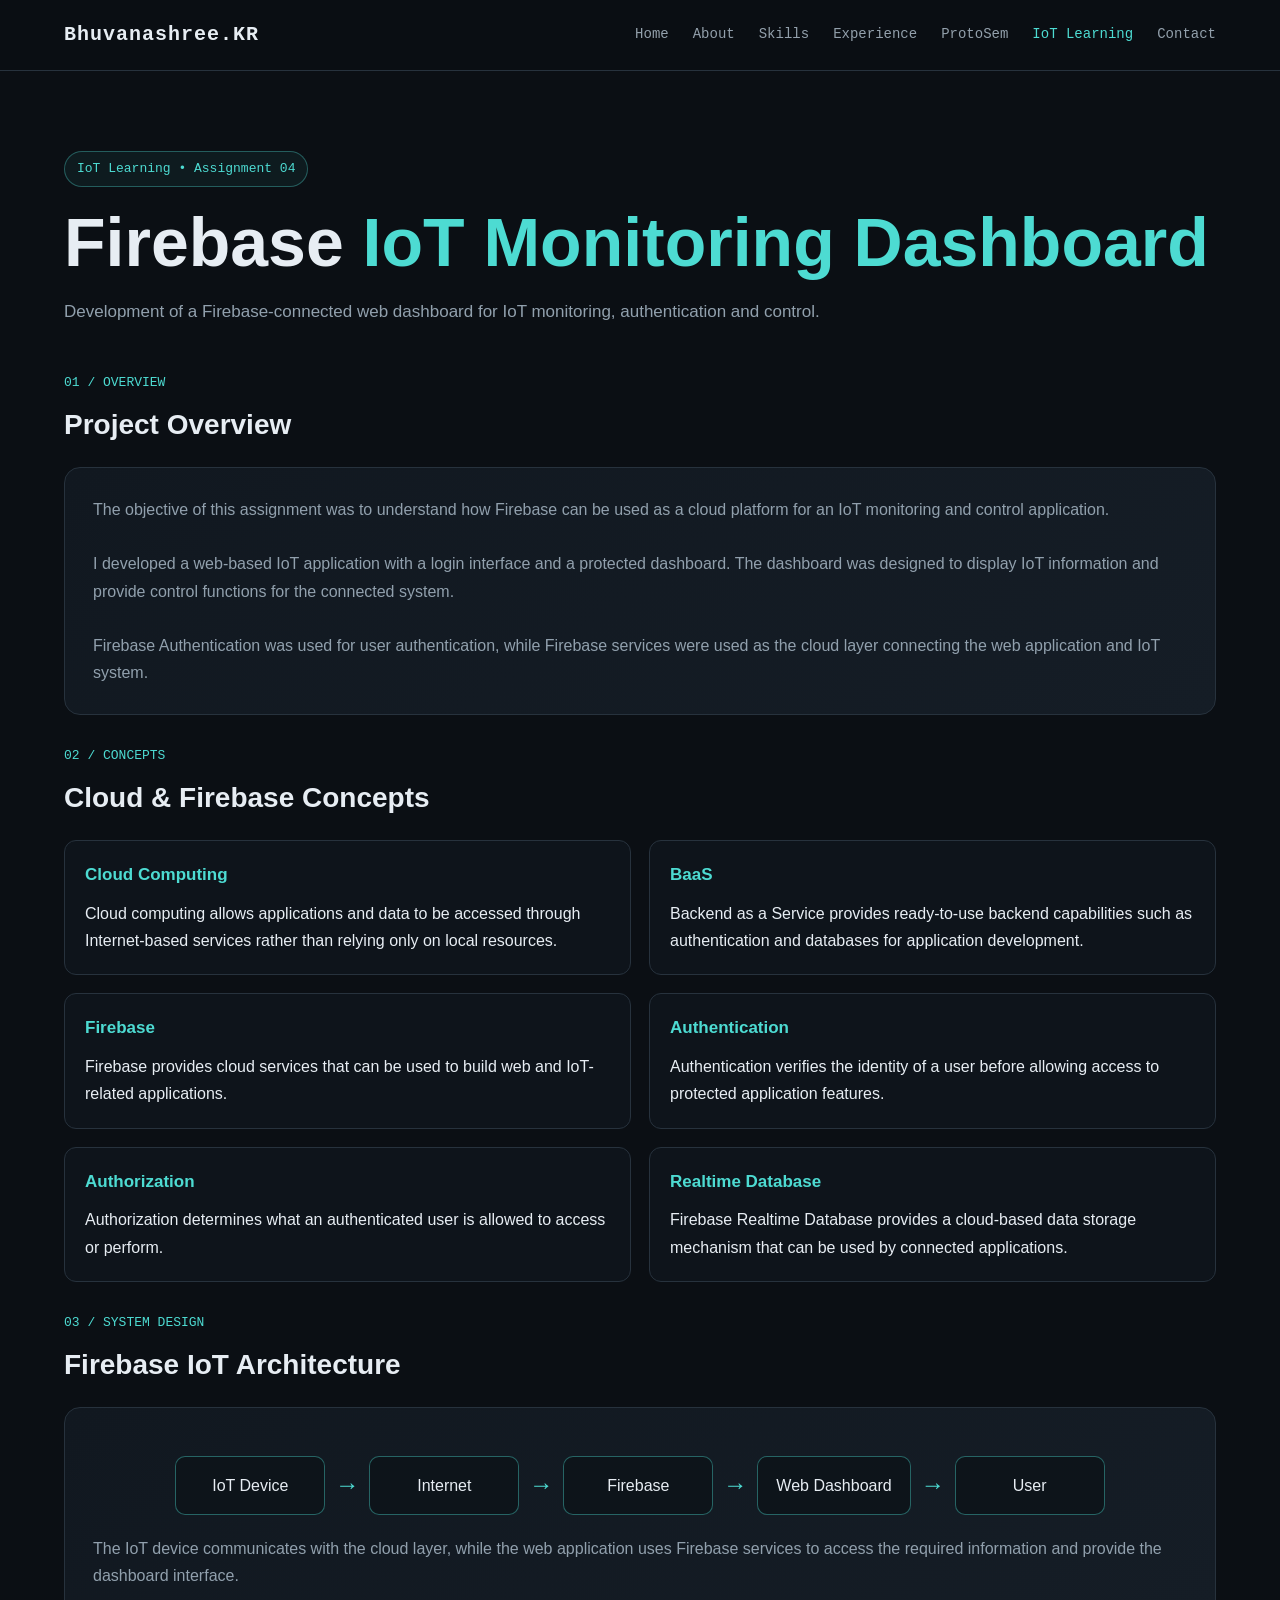
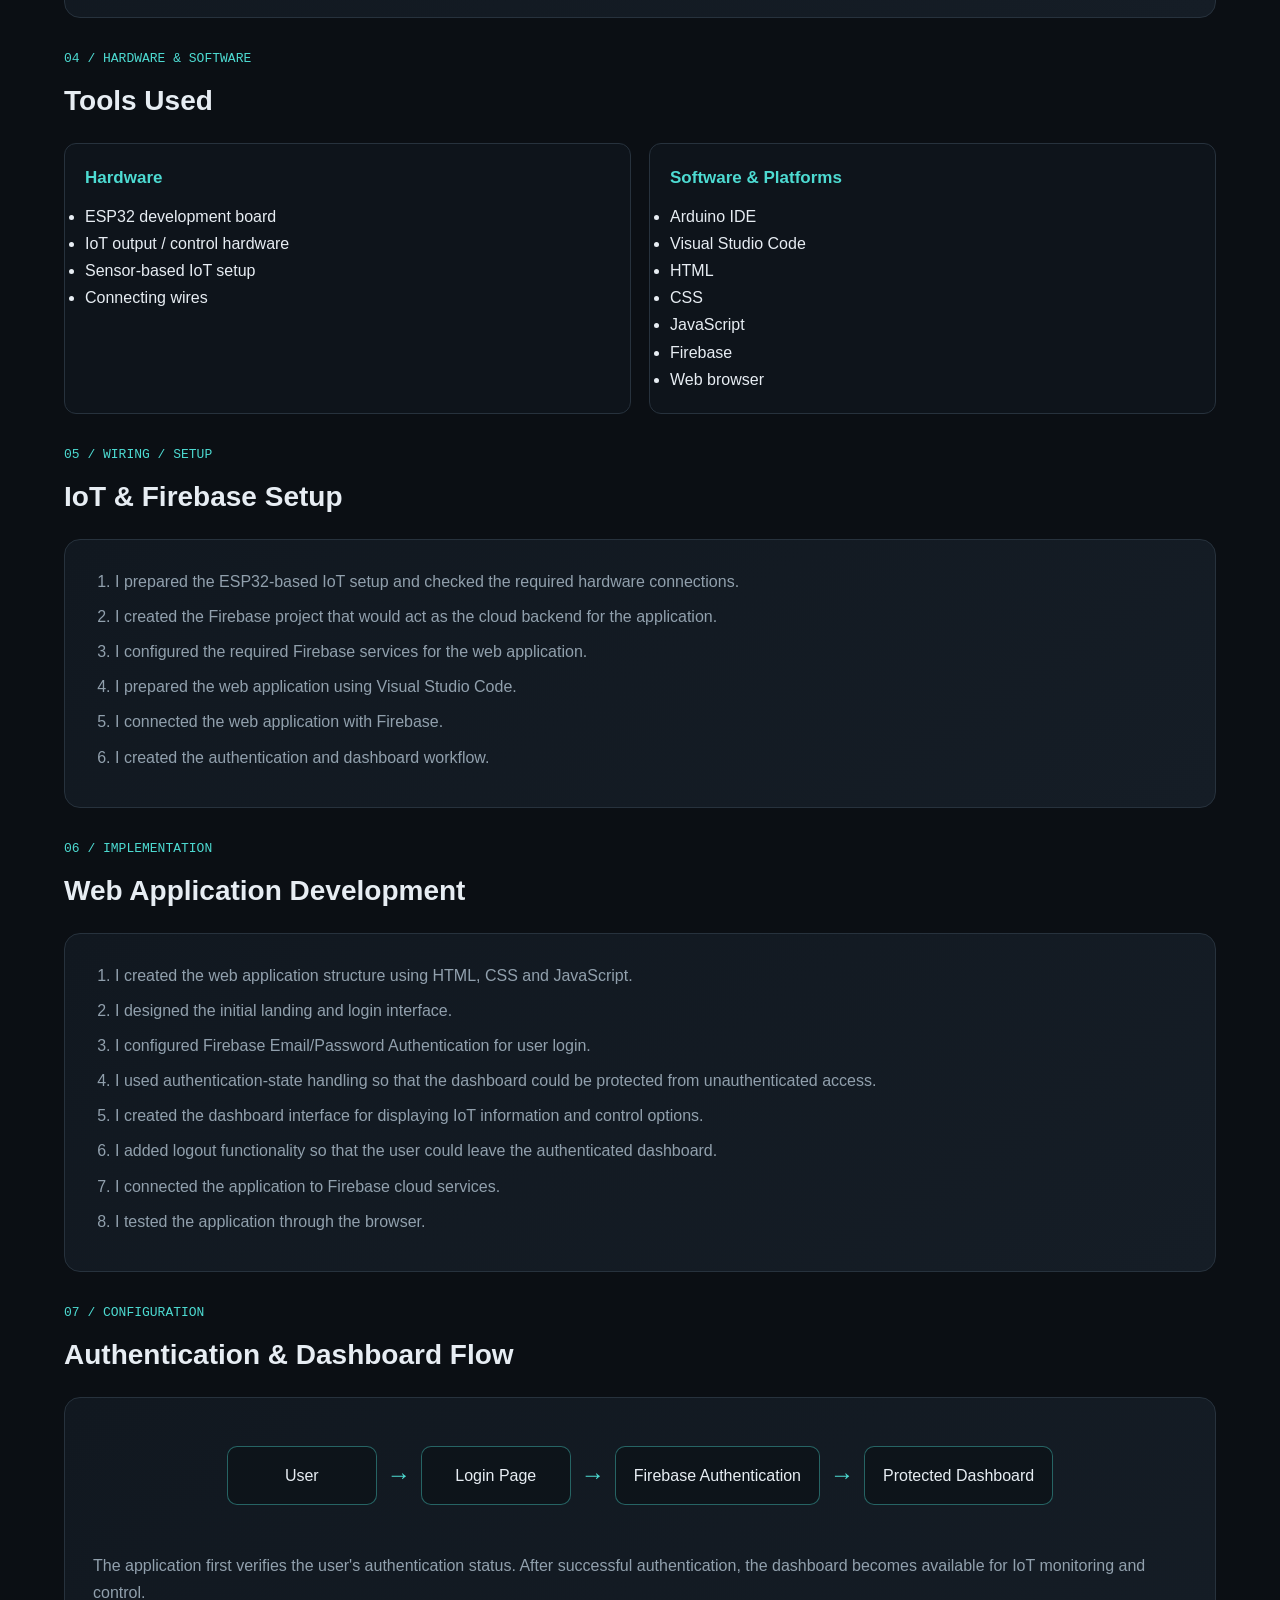
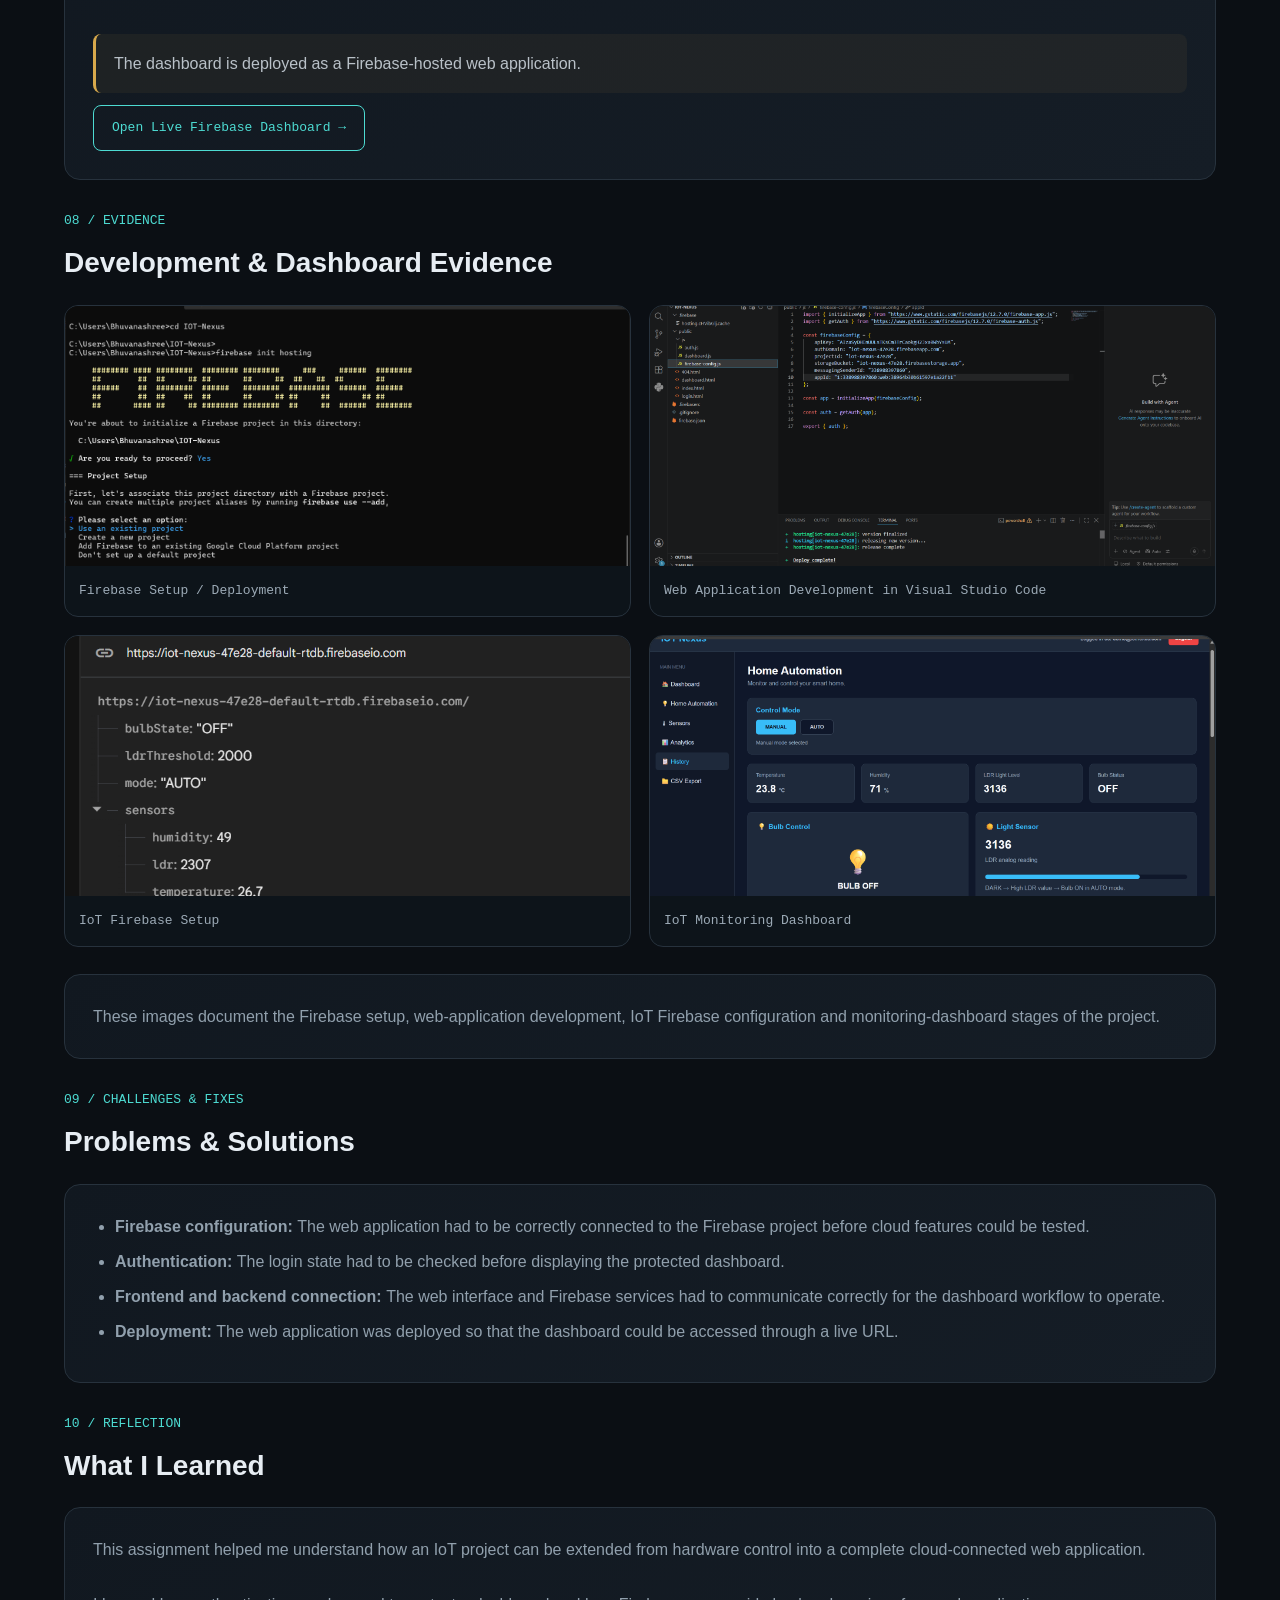
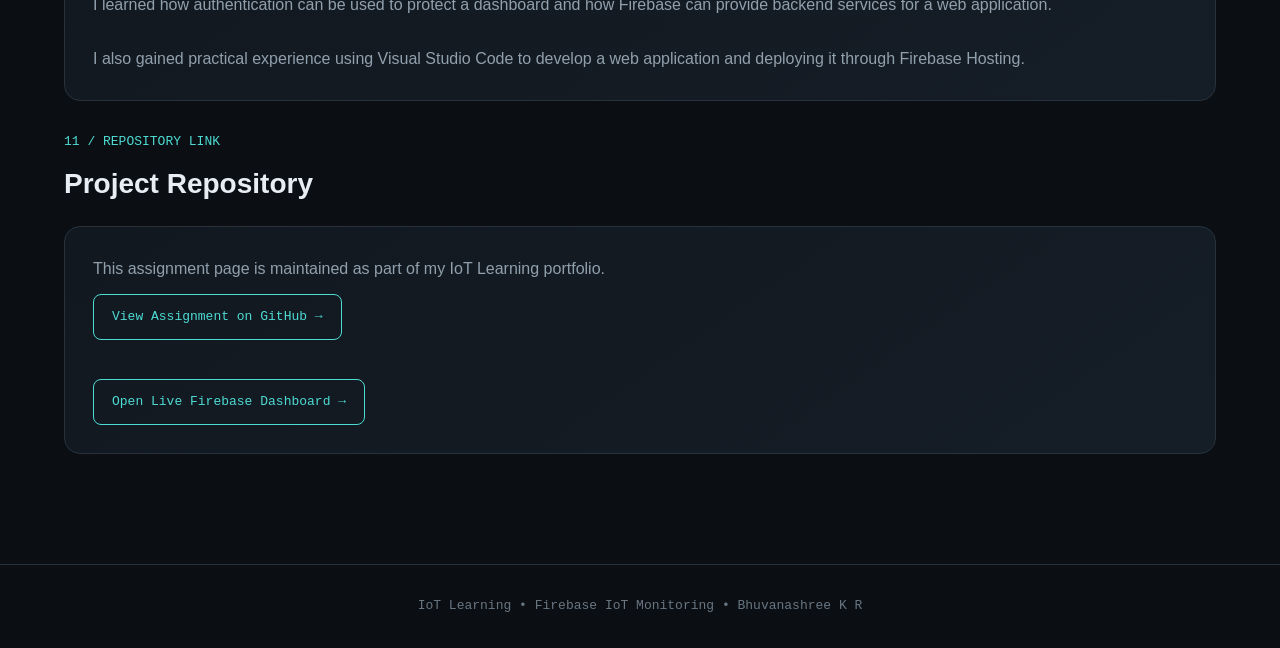
<file: firebase-dashboard.html>
<!DOCTYPE html>
<html lang="en">

<head>

    <meta charset="UTF-8">

    <meta
        name="viewport"
        content="width=device-width, initial-scale=1.0"
    >

    <title>Firebase IoT Monitoring Dashboard | IoT Learning</title>

    <link
        rel="stylesheet"
        href="iot.css"
    >

</head>


<body>


    <!-- ================= NAVIGATION ================= -->

    <nav class="navbar">

        <div class="nav-container">


            <div class="logo">
                Bhuvanashree.KR
            </div>


            <div class="nav-links">

                <a href="index.html">
                    Home
                </a>

                <a href="about.html">
                    About
                </a>

                <a href="skills.html">
                    Skills
                </a>

                <a href="experience.html">
                    Experience
                </a>

                <a href="protosem.html">
                    ProtoSem
                </a>

                <a
                    href="iot.html"
                    class="active"
                >
                    IoT Learning
                </a>

                <a href="contact.html">
                    Contact
                </a>

            </div>

        </div>

    </nav>



    <!-- ================= HERO ================= -->

    <header class="hero">

        <span class="tag">
            IoT Learning • Assignment 04
        </span>


        <h1>
            Firebase <span>IoT Monitoring Dashboard</span>
        </h1>


        <p>

            Development of a Firebase-connected web dashboard
            for IoT monitoring, authentication and control.

        </p>

    </header>



    <main class="container">


        <!-- ================= 01 OVERVIEW ================= -->

        <section class="section">

            <div class="section-number">
                01 / OVERVIEW
            </div>


            <h2>
                Project Overview
            </h2>


            <div class="card">


                <p>

                    The objective of this assignment was to understand
                    how Firebase can be used as a cloud platform for
                    an IoT monitoring and control application.

                </p>


                <br>


                <p>

                    I developed a web-based IoT application with a
                    login interface and a protected dashboard. The
                    dashboard was designed to display IoT information
                    and provide control functions for the connected
                    system.

                </p>


                <br>


                <p>

                    Firebase Authentication was used for user
                    authentication, while Firebase services were
                    used as the cloud layer connecting the web
                    application and IoT system.

                </p>


            </div>

        </section>



        <!-- ================= 02 CONCEPTS ================= -->

        <section class="section">

            <div class="section-number">
                02 / CONCEPTS
            </div>


            <h2>
                Cloud & Firebase Concepts
            </h2>


            <div class="grid">


                <div class="info-box">

                    <h3>
                        Cloud Computing
                    </h3>

                    <p>

                        Cloud computing allows applications and
                        data to be accessed through Internet-based
                        services rather than relying only on local
                        resources.

                    </p>

                </div>


                <div class="info-box">

                    <h3>
                        BaaS
                    </h3>

                    <p>

                        Backend as a Service provides ready-to-use
                        backend capabilities such as authentication
                        and databases for application development.

                    </p>

                </div>


                <div class="info-box">

                    <h3>
                        Firebase
                    </h3>

                    <p>

                        Firebase provides cloud services that can
                        be used to build web and IoT-related
                        applications.

                    </p>

                </div>


                <div class="info-box">

                    <h3>
                        Authentication
                    </h3>

                    <p>

                        Authentication verifies the identity of
                        a user before allowing access to protected
                        application features.

                    </p>

                </div>


                <div class="info-box">

                    <h3>
                        Authorization
                    </h3>

                    <p>

                        Authorization determines what an
                        authenticated user is allowed to access
                        or perform.

                    </p>

                </div>


                <div class="info-box">

                    <h3>
                        Realtime Database
                    </h3>

                    <p>

                        Firebase Realtime Database provides a
                        cloud-based data storage mechanism that
                        can be used by connected applications.

                    </p>

                </div>


            </div>

        </section>



        <!-- ================= 03 SYSTEM DESIGN ================= -->

        <section class="section">

            <div class="section-number">
                03 / SYSTEM DESIGN
            </div>


            <h2>
                Firebase IoT Architecture
            </h2>


            <div class="card">


                <div class="flow">


                    <div class="flow-box">
                        IoT Device
                    </div>


                    <div class="arrow">
                        →
                    </div>


                    <div class="flow-box">
                        Internet
                    </div>


                    <div class="arrow">
                        →
                    </div>


                    <div class="flow-box">
                        Firebase
                    </div>


                    <div class="arrow">
                        →
                    </div>


                    <div class="flow-box">
                        Web Dashboard
                    </div>


                    <div class="arrow">
                        →
                    </div>


                    <div class="flow-box">
                        User
                    </div>


                </div>


                <p>

                    The IoT device communicates with the cloud layer,
                    while the web application uses Firebase services
                    to access the required information and provide
                    the dashboard interface.

                </p>


            </div>

        </section>



        <!-- ================= 04 HARDWARE SOFTWARE ================= -->

        <section class="section">

            <div class="section-number">
                04 / HARDWARE & SOFTWARE
            </div>


            <h2>
                Tools Used
            </h2>


            <div class="grid">


                <div class="info-box">

                    <h3>
                        Hardware
                    </h3>


                    <ul>

                        <li>
                            ESP32 development board
                        </li>

                        <li>
                            IoT output / control hardware
                        </li>

                        <li>
                            Sensor-based IoT setup
                        </li>

                        <li>
                            Connecting wires
                        </li>

                    </ul>

                </div>


                <div class="info-box">

                    <h3>
                        Software & Platforms
                    </h3>


                    <ul>

                        <li>
                            Arduino IDE
                        </li>

                        <li>
                            Visual Studio Code
                        </li>

                        <li>
                            HTML
                        </li>

                        <li>
                            CSS
                        </li>

                        <li>
                            JavaScript
                        </li>

                        <li>
                            Firebase
                        </li>

                        <li>
                            Web browser
                        </li>

                    </ul>

                </div>


            </div>

        </section>



        <!-- ================= 05 WIRING / SETUP ================= -->

        <section class="section">

            <div class="section-number">
                05 / WIRING / SETUP
            </div>


            <h2>
                IoT & Firebase Setup
            </h2>


            <div class="card">


                <ol
                    style="
                        padding-left: 22px;
                        color: #91a0ad;
                    "
                >

                    <li>

                        I prepared the ESP32-based IoT setup and
                        checked the required hardware connections.

                    </li>


                    <li>

                        I created the Firebase project that would
                        act as the cloud backend for the application.

                    </li>


                    <li>

                        I configured the required Firebase services
                        for the web application.

                    </li>


                    <li>

                        I prepared the web application using
                        Visual Studio Code.

                    </li>


                    <li>

                        I connected the web application with Firebase.

                    </li>


                    <li>

                        I created the authentication and dashboard
                        workflow.

                    </li>


                </ol>


            </div>

        </section>



        <!-- ================= 06 IMPLEMENTATION ================= -->

        <section class="section">

            <div class="section-number">
                06 / IMPLEMENTATION
            </div>


            <h2>
                Web Application Development
            </h2>


            <div class="card">


                <ol
                    style="
                        padding-left: 22px;
                        color: #91a0ad;
                    "
                >

                    <li>

                        I created the web application structure using
                        HTML, CSS and JavaScript.

                    </li>


                    <li>

                        I designed the initial landing and login
                        interface.

                    </li>


                    <li>

                        I configured Firebase Email/Password
                        Authentication for user login.

                    </li>


                    <li>

                        I used authentication-state handling so that
                        the dashboard could be protected from
                        unauthenticated access.

                    </li>


                    <li>

                        I created the dashboard interface for displaying
                        IoT information and control options.

                    </li>


                    <li>

                        I added logout functionality so that the user
                        could leave the authenticated dashboard.

                    </li>


                    <li>

                        I connected the application to Firebase
                        cloud services.

                    </li>


                    <li>

                        I tested the application through the browser.

                    </li>


                </ol>


            </div>

        </section>



        <!-- ================= 07 CONFIGURATION ================= -->

        <section class="section">

            <div class="section-number">
                07 / CONFIGURATION
            </div>


            <h2>
                Authentication & Dashboard Flow
            </h2>


            <div class="card">


                <div class="flow">


                    <div class="flow-box">
                        User
                    </div>


                    <div class="arrow">
                        →
                    </div>


                    <div class="flow-box">
                        Login Page
                    </div>


                    <div class="arrow">
                        →
                    </div>


                    <div class="flow-box">
                        Firebase Authentication
                    </div>


                    <div class="arrow">
                        →
                    </div>


                    <div class="flow-box">
                        Protected Dashboard
                    </div>


                </div>


                <br>


                <p>

                    The application first verifies the user's
                    authentication status. After successful
                    authentication, the dashboard becomes available
                    for IoT monitoring and control.

                </p>


                <br>


                <div class="warning">

                    The dashboard is deployed as a Firebase-hosted
                    web application.

                </div>


                <a
                    class="repo"
                    href="https://iot-nexus-47e28.web.app/dashboard.html"
                    target="_blank"
                    rel="noopener noreferrer"
                >

                    Open Live Firebase Dashboard →

                </a>


            </div>

        </section>



        <!-- ================= 08 EVIDENCE ================= -->

        <section class="section">

            <div class="section-number">
                08 / EVIDENCE
            </div>


            <h2>
                Development & Dashboard Evidence
            </h2>


            <div class="image-grid">


                <!-- FIREBASE SETUP -->

                <div class="image-card">


                    <img
                        src="firebase-setup-deployment.png"
                        alt="Firebase setup and deployment"
                    >


                    <div class="caption">

                        Firebase Setup / Deployment

                    </div>


                </div>



                <!-- VS CODE -->

                <div class="image-card">


                    <img
                        src="firebase-vscode-webapp.png"
                        alt="Firebase web application in Visual Studio Code"
                    >


                    <div class="caption">

                        Web Application Development in Visual Studio Code

                    </div>


                </div>



                <!-- IOT FIREBASE SETUP -->

                <div class="image-card">


                    <img
                        src="iot-firebase-setup.png"
                        alt="IoT Firebase setup"
                    >


                    <div class="caption">

                        IoT Firebase Setup

                    </div>


                </div>



                <!-- IOT MONITORING -->

                <div class="image-card">


                    <img
                        src="iot-monitoring.png"
                        alt="IoT monitoring dashboard"
                    >


                    <div class="caption">

                        IoT Monitoring Dashboard

                    </div>


                </div>


            </div>


            <br>


            <div class="card">

                <p>

                    These images document the Firebase setup,
                    web-application development, IoT Firebase
                    configuration and monitoring-dashboard stages
                    of the project.

                </p>

            </div>

        </section>



        <!-- ================= 09 CHALLENGES ================= -->

        <section class="section">

            <div class="section-number">
                09 / CHALLENGES & FIXES
            </div>


            <h2>
                Problems & Solutions
            </h2>


            <div class="card">


                <ul>


                    <li>

                        <strong>
                            Firebase configuration:
                        </strong>

                        The web application had to be correctly
                        connected to the Firebase project before
                        cloud features could be tested.

                    </li>


                    <li>

                        <strong>
                            Authentication:
                        </strong>

                        The login state had to be checked before
                        displaying the protected dashboard.

                    </li>


                    <li>

                        <strong>
                            Frontend and backend connection:
                        </strong>

                        The web interface and Firebase services
                        had to communicate correctly for the
                        dashboard workflow to operate.

                    </li>


                    <li>

                        <strong>
                            Deployment:
                        </strong>

                        The web application was deployed so that
                        the dashboard could be accessed through
                        a live URL.

                    </li>


                </ul>


            </div>

        </section>



        <!-- ================= 10 REFLECTION ================= -->

        <section class="section">

            <div class="section-number">
                10 / REFLECTION
            </div>


            <h2>
                What I Learned
            </h2>


            <div class="card">


                <p>

                    This assignment helped me understand how an IoT
                    project can be extended from hardware control
                    into a complete cloud-connected web application.

                </p>


                <br>


                <p>

                    I learned how authentication can be used to
                    protect a dashboard and how Firebase can provide
                    backend services for a web application.

                </p>


                <br>


                <p>

                    I also gained practical experience using Visual
                    Studio Code to develop a web application and
                    deploying it through Firebase Hosting.

                </p>


            </div>

        </section>



        <!-- ================= 11 REPOSITORY ================= -->

        <section class="section">

            <div class="section-number">
                11 / REPOSITORY LINK
            </div>


            <h2>
                Project Repository
            </h2>


            <div class="card">


                <p>

                    This assignment page is maintained as part of
                    my IoT Learning portfolio.

                </p>


                <a
                    class="repo"
                    href="https://github.com/bhuvanashreekr-del/portfoilo/blob/master/firebase-dashboard.html"
                    target="_blank"
                    rel="noopener noreferrer"
                >

                    View Assignment on GitHub →

                </a>


                <br>
                <br>


                <a
                    class="repo"
                    href="https://iot-nexus-47e28.web.app/dashboard.html"
                    target="_blank"
                    rel="noopener noreferrer"
                >

                    Open Live Firebase Dashboard →

                </a>


            </div>

        </section>


    </main>



    <!-- ================= FOOTER ================= -->

    <footer>

        IoT Learning • Firebase IoT Monitoring • Bhuvanashree K R

    </footer>


</body>

</html>
</file>
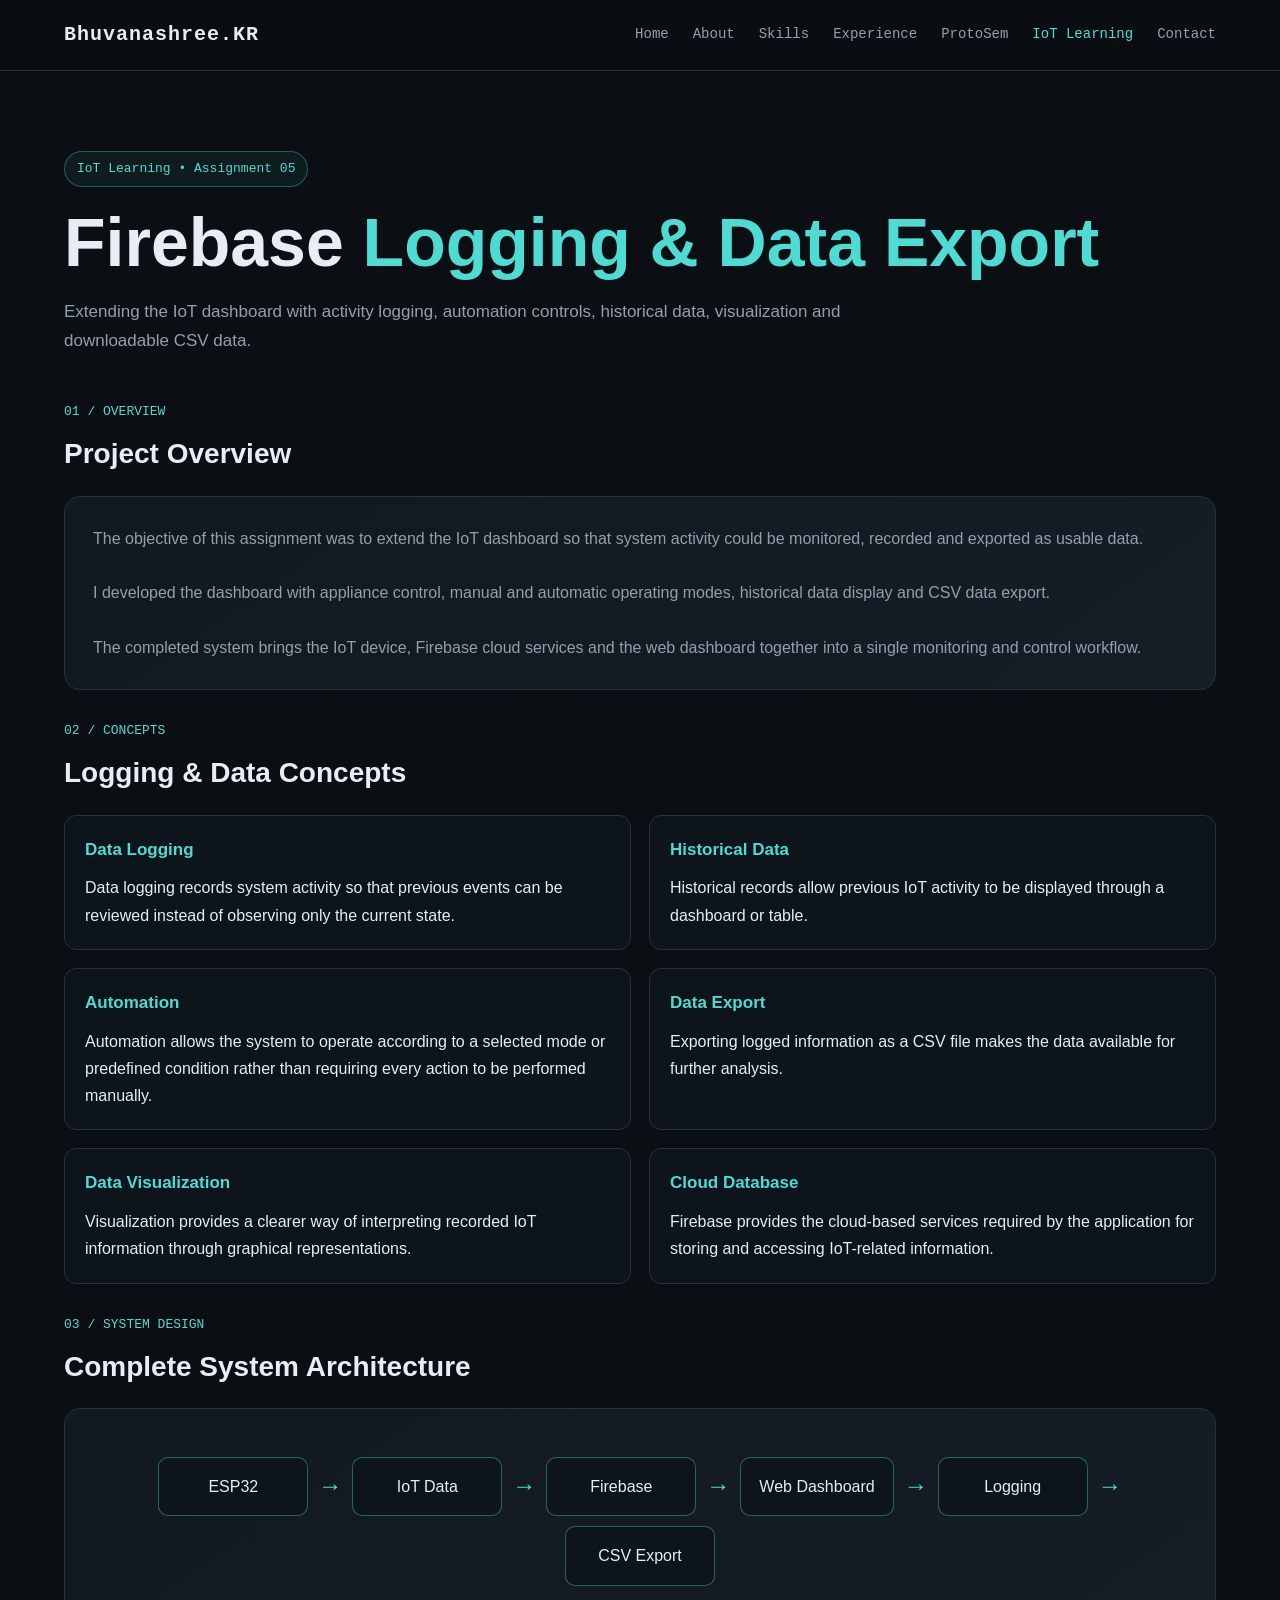
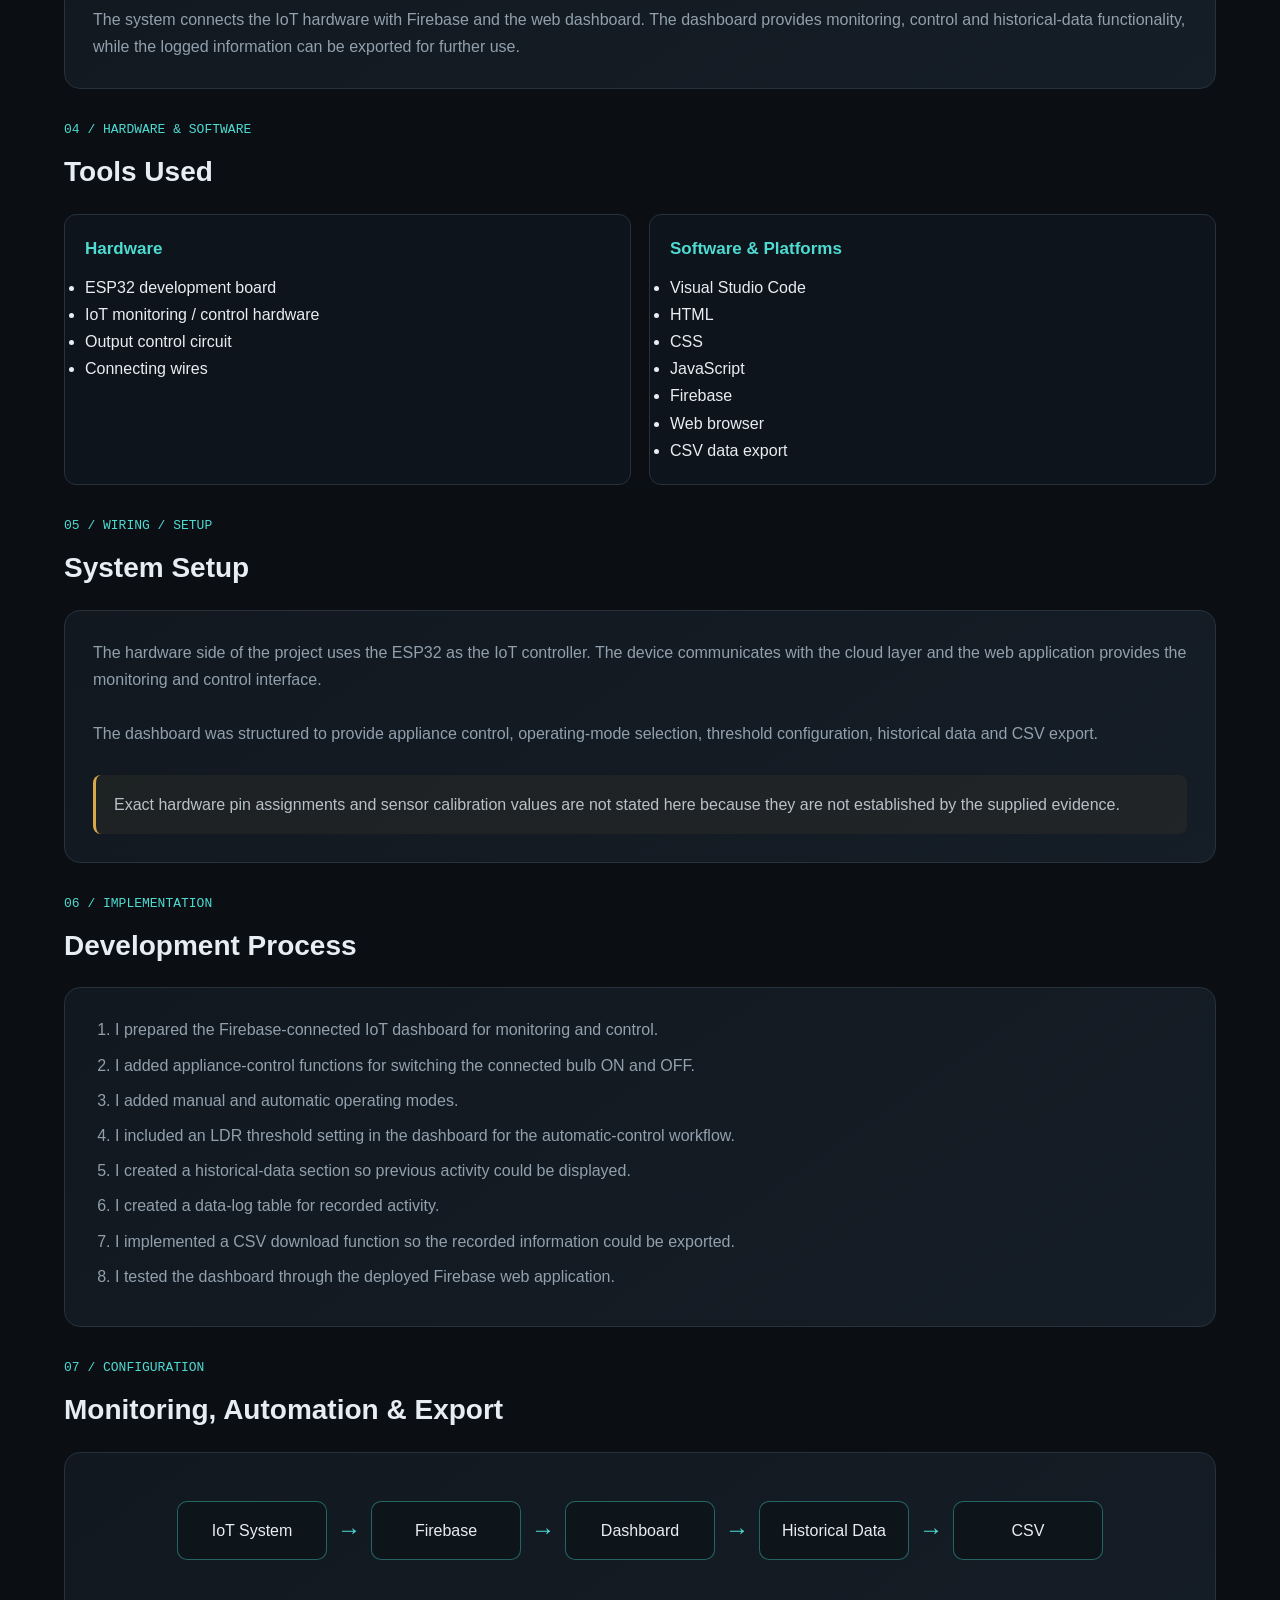
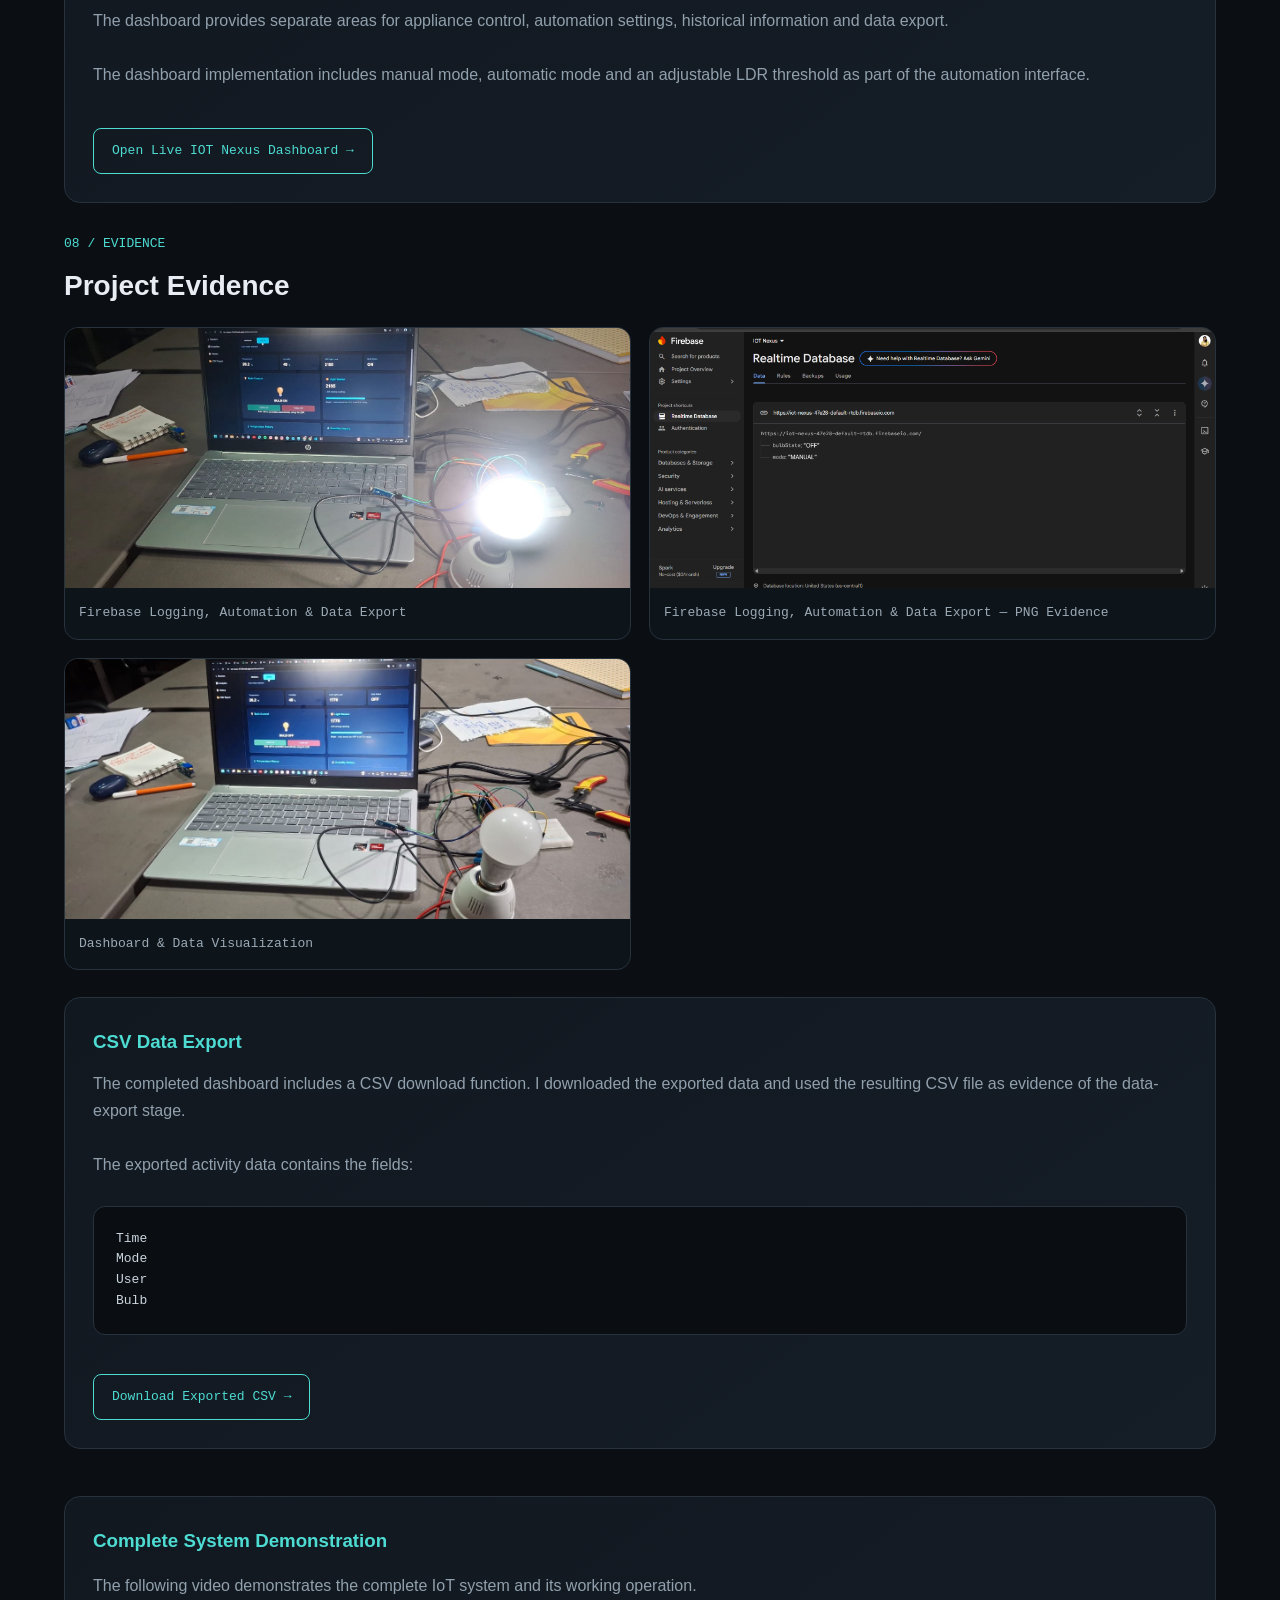
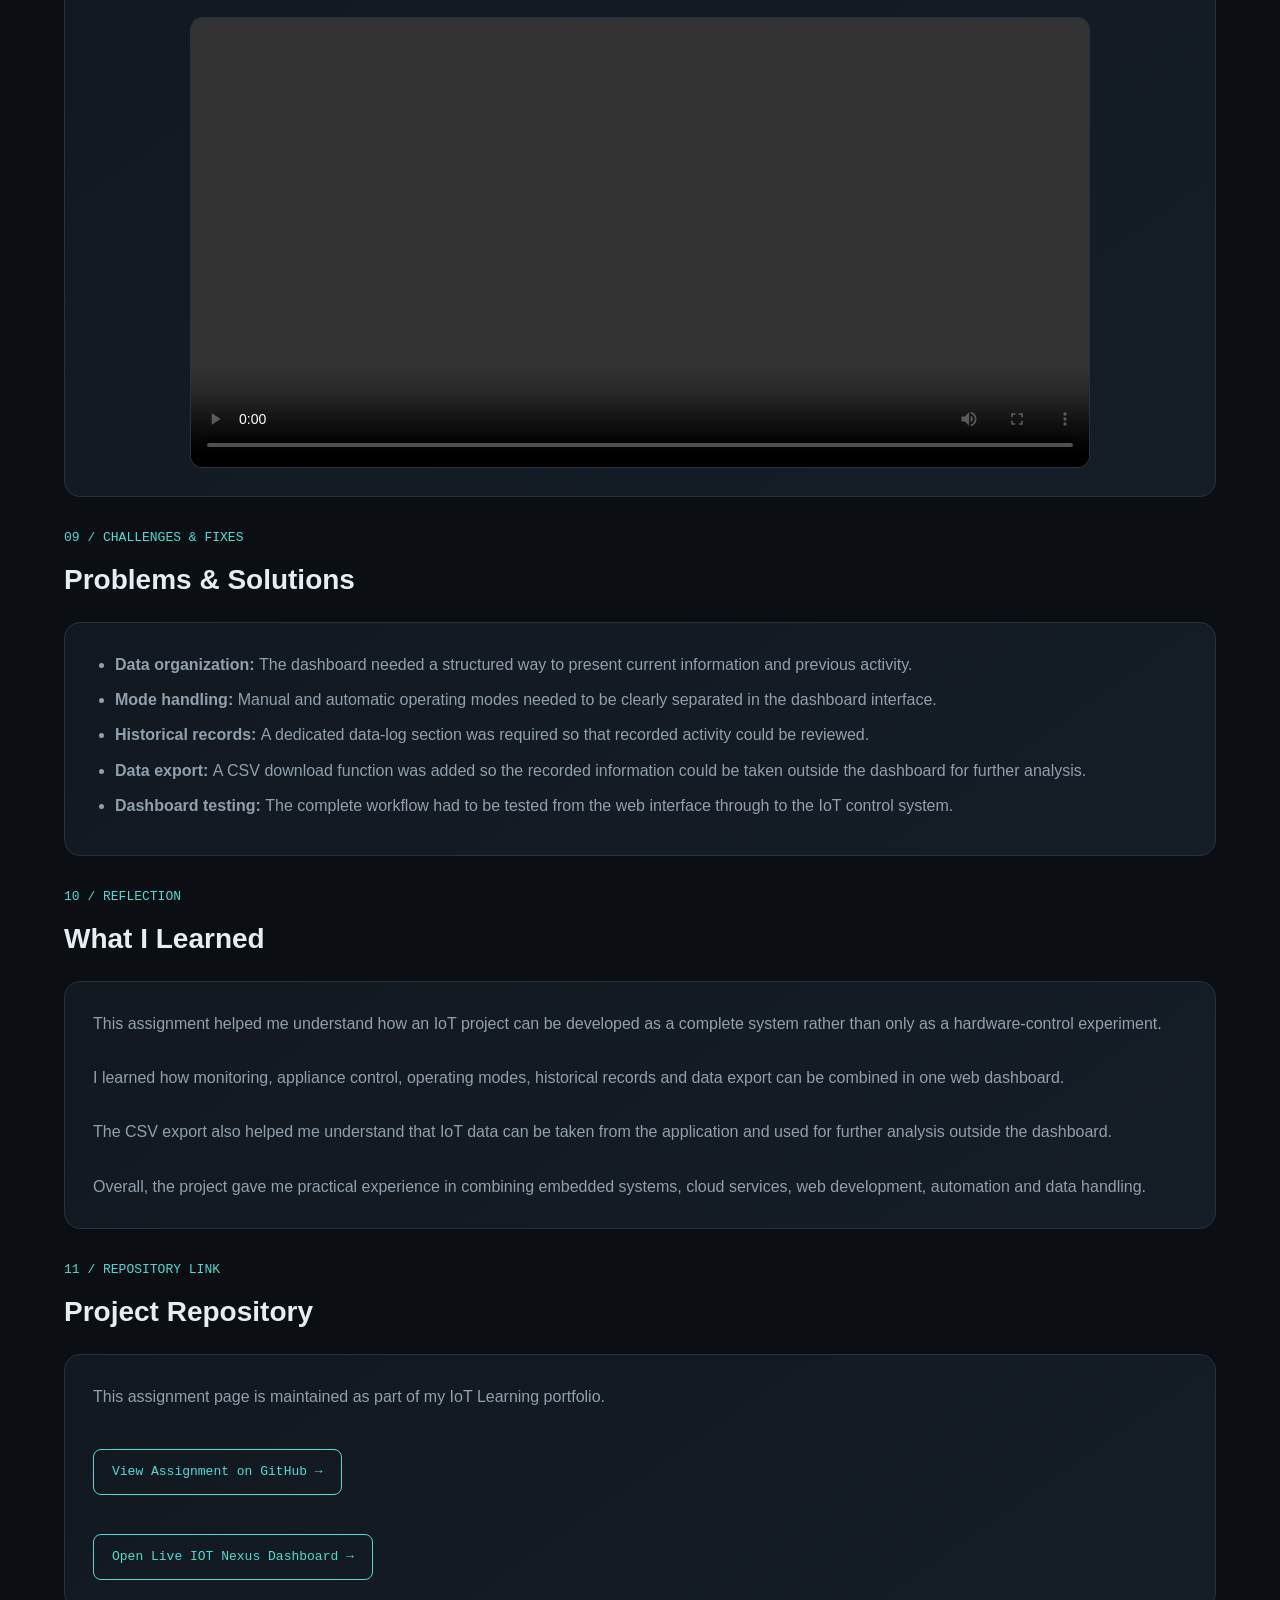
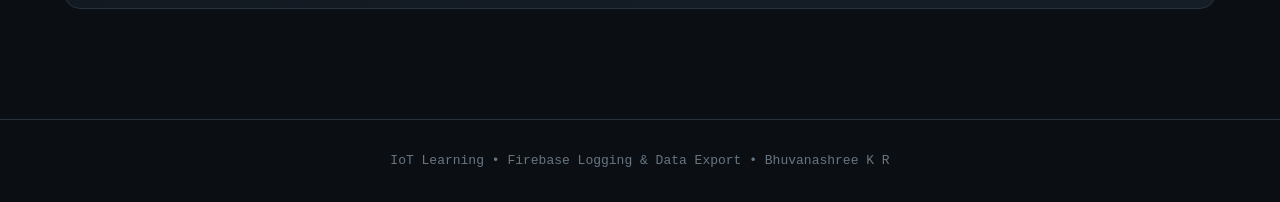
<file: firebase-logging.html>
<!DOCTYPE html>
<html lang="en">

<head>

    <meta charset="UTF-8">

    <meta
        name="viewport"
        content="width=device-width, initial-scale=1.0"
    >

    <title>Firebase Logging & Data Export | IoT Learning</title>

    <link
        rel="stylesheet"
        href="iot.css"
    >

</head>


<body>


    <!-- ================= NAVIGATION ================= -->

    <nav class="navbar">

        <div class="nav-container">


            <div class="logo">
                Bhuvanashree.KR
            </div>


            <div class="nav-links">

                <a href="index.html">
                    Home
                </a>

                <a href="about.html">
                    About
                </a>

                <a href="skills.html">
                    Skills
                </a>

                <a href="experience.html">
                    Experience
                </a>

                <a href="protosem.html">
                    ProtoSem
                </a>

                <a
                    href="iot.html"
                    class="active"
                >
                    IoT Learning
                </a>

                <a href="contact.html">
                    Contact
                </a>

            </div>

        </div>

    </nav>



    <!-- ================= HERO ================= -->

    <header class="hero">

        <span class="tag">
            IoT Learning • Assignment 05
        </span>


        <h1>
            Firebase <span>Logging & Data Export</span>
        </h1>


        <p>

            Extending the IoT dashboard with activity logging,
            automation controls, historical data, visualization
            and downloadable CSV data.

        </p>

    </header>



    <main class="container">


        <!-- ================= 01 OVERVIEW ================= -->

        <section class="section">

            <div class="section-number">
                01 / OVERVIEW
            </div>


            <h2>
                Project Overview
            </h2>


            <div class="card">


                <p>

                    The objective of this assignment was to extend
                    the IoT dashboard so that system activity could
                    be monitored, recorded and exported as usable data.

                </p>


                <br>


                <p>

                    I developed the dashboard with appliance control,
                    manual and automatic operating modes, historical
                    data display and CSV data export.

                </p>


                <br>


                <p>

                    The completed system brings the IoT device,
                    Firebase cloud services and the web dashboard
                    together into a single monitoring and control
                    workflow.

                </p>


            </div>

        </section>



        <!-- ================= 02 CONCEPTS ================= -->

        <section class="section">

            <div class="section-number">
                02 / CONCEPTS
            </div>


            <h2>
                Logging & Data Concepts
            </h2>


            <div class="grid">


                <div class="info-box">

                    <h3>
                        Data Logging
                    </h3>

                    <p>

                        Data logging records system activity so that
                        previous events can be reviewed instead of
                        observing only the current state.

                    </p>

                </div>


                <div class="info-box">

                    <h3>
                        Historical Data
                    </h3>

                    <p>

                        Historical records allow previous IoT activity
                        to be displayed through a dashboard or table.

                    </p>

                </div>


                <div class="info-box">

                    <h3>
                        Automation
                    </h3>

                    <p>

                        Automation allows the system to operate
                        according to a selected mode or predefined
                        condition rather than requiring every action
                        to be performed manually.

                    </p>

                </div>


                <div class="info-box">

                    <h3>
                        Data Export
                    </h3>

                    <p>

                        Exporting logged information as a CSV file
                        makes the data available for further analysis.

                    </p>

                </div>


                <div class="info-box">

                    <h3>
                        Data Visualization
                    </h3>

                    <p>

                        Visualization provides a clearer way of
                        interpreting recorded IoT information through
                        graphical representations.

                    </p>

                </div>


                <div class="info-box">

                    <h3>
                        Cloud Database
                    </h3>

                    <p>

                        Firebase provides the cloud-based services
                        required by the application for storing and
                        accessing IoT-related information.

                    </p>

                </div>


            </div>

        </section>



        <!-- ================= 03 SYSTEM DESIGN ================= -->

        <section class="section">

            <div class="section-number">
                03 / SYSTEM DESIGN
            </div>


            <h2>
                Complete System Architecture
            </h2>


            <div class="card">


                <div class="flow">


                    <div class="flow-box">
                        ESP32
                    </div>


                    <div class="arrow">
                        →
                    </div>


                    <div class="flow-box">
                        IoT Data
                    </div>


                    <div class="arrow">
                        →
                    </div>


                    <div class="flow-box">
                        Firebase
                    </div>


                    <div class="arrow">
                        →
                    </div>


                    <div class="flow-box">
                        Web Dashboard
                    </div>


                    <div class="arrow">
                        →
                    </div>


                    <div class="flow-box">
                        Logging
                    </div>


                    <div class="arrow">
                        →
                    </div>


                    <div class="flow-box">
                        CSV Export
                    </div>


                </div>


                <p>

                    The system connects the IoT hardware with Firebase
                    and the web dashboard. The dashboard provides
                    monitoring, control and historical-data functionality,
                    while the logged information can be exported for
                    further use.

                </p>


            </div>

        </section>



        <!-- ================= 04 HARDWARE SOFTWARE ================= -->

        <section class="section">

            <div class="section-number">
                04 / HARDWARE & SOFTWARE
            </div>


            <h2>
                Tools Used
            </h2>


            <div class="grid">


                <div class="info-box">

                    <h3>
                        Hardware
                    </h3>


                    <ul>

                        <li>
                            ESP32 development board
                        </li>

                        <li>
                            IoT monitoring / control hardware
                        </li>

                        <li>
                            Output control circuit
                        </li>

                        <li>
                            Connecting wires
                        </li>

                    </ul>

                </div>


                <div class="info-box">

                    <h3>
                        Software & Platforms
                    </h3>


                    <ul>

                        <li>
                            Visual Studio Code
                        </li>

                        <li>
                            HTML
                        </li>

                        <li>
                            CSS
                        </li>

                        <li>
                            JavaScript
                        </li>

                        <li>
                            Firebase
                        </li>

                        <li>
                            Web browser
                        </li>

                        <li>
                            CSV data export
                        </li>

                    </ul>

                </div>


            </div>

        </section>



        <!-- ================= 05 WIRING / SETUP ================= -->

        <section class="section">

            <div class="section-number">
                05 / WIRING / SETUP
            </div>


            <h2>
                System Setup
            </h2>


            <div class="card">


                <p>

                    The hardware side of the project uses the ESP32
                    as the IoT controller. The device communicates
                    with the cloud layer and the web application
                    provides the monitoring and control interface.

                </p>


                <br>


                <p>

                    The dashboard was structured to provide appliance
                    control, operating-mode selection, threshold
                    configuration, historical data and CSV export.

                </p>


                <br>


                <div class="warning">

                    Exact hardware pin assignments and sensor
                    calibration values are not stated here because
                    they are not established by the supplied evidence.

                </div>


            </div>

        </section>



        <!-- ================= 06 IMPLEMENTATION ================= -->

        <section class="section">

            <div class="section-number">
                06 / IMPLEMENTATION
            </div>


            <h2>
                Development Process
            </h2>


            <div class="card">


                <ol
                    style="
                        padding-left: 22px;
                        color: #91a0ad;
                    "
                >

                    <li>

                        I prepared the Firebase-connected IoT
                        dashboard for monitoring and control.

                    </li>


                    <li>

                        I added appliance-control functions for
                        switching the connected bulb ON and OFF.

                    </li>


                    <li>

                        I added manual and automatic operating modes.

                    </li>


                    <li>

                        I included an LDR threshold setting in the
                        dashboard for the automatic-control workflow.

                    </li>


                    <li>

                        I created a historical-data section so
                        previous activity could be displayed.

                    </li>


                    <li>

                        I created a data-log table for recorded
                        activity.

                    </li>


                    <li>

                        I implemented a CSV download function so
                        the recorded information could be exported.

                    </li>


                    <li>

                        I tested the dashboard through the deployed
                        Firebase web application.

                    </li>


                </ol>


            </div>

        </section>



        <!-- ================= 07 CONFIGURATION ================= -->

        <section class="section">

            <div class="section-number">
                07 / CONFIGURATION
            </div>


            <h2>
                Monitoring, Automation & Export
            </h2>


            <div class="card">


                <div class="flow">


                    <div class="flow-box">
                        IoT System
                    </div>


                    <div class="arrow">
                        →
                    </div>


                    <div class="flow-box">
                        Firebase
                    </div>


                    <div class="arrow">
                        →
                    </div>


                    <div class="flow-box">
                        Dashboard
                    </div>


                    <div class="arrow">
                        →
                    </div>


                    <div class="flow-box">
                        Historical Data
                    </div>


                    <div class="arrow">
                        →
                    </div>


                    <div class="flow-box">
                        CSV
                    </div>


                </div>


                <br>


                <p>

                    The dashboard provides separate areas for
                    appliance control, automation settings,
                    historical information and data export.

                </p>


                <br>


                <p>

                    The dashboard implementation includes manual
                    mode, automatic mode and an adjustable LDR
                    threshold as part of the automation interface.

                </p>


                <br>


                <a
                    class="repo"
                    href="https://iot-nexus-47e28.web.app/dashboard.html"
                    target="_blank"
                    rel="noopener noreferrer"
                >

                    Open Live IOT Nexus Dashboard →

                </a>


            </div>

        </section>



        <!-- ================= 08 EVIDENCE ================= -->

        <section class="section">

            <div class="section-number">
                08 / EVIDENCE
            </div>


            <h2>
                Project Evidence
            </h2>



            <!-- IMAGE EVIDENCE -->

            <div class="image-grid">


                <!-- JPEG -->

                <div class="image-card">


                    <img
                        src="firebase-logging-automation-export.jpeg"
                        alt="Firebase logging automation and data export"
                    >


                    <div class="caption">

                        Firebase Logging, Automation & Data Export

                    </div>


                </div>



                <!-- PNG -->

                <div class="image-card">


                    <img
                        src="firebase-logging-automation-export.png"
                        alt="Firebase logging automation and data export PNG evidence"
                    >


                    <div class="caption">

                        Firebase Logging, Automation & Data Export — PNG Evidence

                    </div>


                </div>



                <!-- DASHBOARD VISUALIZATION -->

                <div class="image-card">


                    <img
                        src="dashboard-data-visualization.jpeg"
                        alt="Dashboard and data visualization"
                    >


                    <div class="caption">

                        Dashboard & Data Visualization

                    </div>


                </div>


            </div>



            <br>



            <!-- CSV -->

            <div class="card">


                <h3
                    style="
                        color: #4ddbd2;
                        margin-bottom: 12px;
                    "
                >

                    CSV Data Export

                </h3>


                <p>

                    The completed dashboard includes a CSV download
                    function. I downloaded the exported data and
                    used the resulting CSV file as evidence of the
                    data-export stage.

                </p>


                <br>


                <p>

                    The exported activity data contains the fields:

                </p>


                <br>


                <div class="code-box">

<pre>Time
Mode
User
Bulb</pre>

                </div>


                <br>


                <a
                    class="repo"
                    href="iot-nexus-data.csv"
                    download
                >

                    Download Exported CSV →

                </a>


            </div>



            <br>



            <!-- VIDEO -->

            <div class="card">


                <h3
                    style="
                        color: #4ddbd2;
                        margin-bottom: 15px;
                    "
                >

                    Complete System Demonstration

                </h3>


                <p
                    style="
                        margin-bottom: 18px;
                    "
                >

                    The following video demonstrates the complete
                    IoT system and its working operation.

                </p>


                <video
                    controls
                    style="
                        width: 100%;
                        max-width: 900px;
                        border-radius: 12px;
                        border: 1px solid #27323d;
                        display: block;
                        margin: auto;
                    "
                >


                    <source
                        src="complete-iot-system.mp4"
                        type="video/mp4"
                    >


                    Your browser does not support the video element.


                </video>


            </div>

        </section>



        <!-- ================= 09 CHALLENGES ================= -->

        <section class="section">

            <div class="section-number">
                09 / CHALLENGES & FIXES
            </div>


            <h2>
                Problems & Solutions
            </h2>


            <div class="card">


                <ul>


                    <li>

                        <strong>
                            Data organization:
                        </strong>

                        The dashboard needed a structured way to
                        present current information and previous
                        activity.

                    </li>


                    <li>

                        <strong>
                            Mode handling:
                        </strong>

                        Manual and automatic operating modes needed
                        to be clearly separated in the dashboard
                        interface.

                    </li>


                    <li>

                        <strong>
                            Historical records:
                        </strong>

                        A dedicated data-log section was required
                        so that recorded activity could be reviewed.

                    </li>


                    <li>

                        <strong>
                            Data export:
                        </strong>

                        A CSV download function was added so the
                        recorded information could be taken outside
                        the dashboard for further analysis.

                    </li>


                    <li>

                        <strong>
                            Dashboard testing:
                        </strong>

                        The complete workflow had to be tested from
                        the web interface through to the IoT control
                        system.

                    </li>


                </ul>


            </div>

        </section>



        <!-- ================= 10 REFLECTION ================= -->

        <section class="section">

            <div class="section-number">
                10 / REFLECTION
            </div>


            <h2>
                What I Learned
            </h2>


            <div class="card">


                <p>

                    This assignment helped me understand how an IoT
                    project can be developed as a complete system
                    rather than only as a hardware-control
                    experiment.

                </p>


                <br>


                <p>

                    I learned how monitoring, appliance control,
                    operating modes, historical records and data
                    export can be combined in one web dashboard.

                </p>


                <br>


                <p>

                    The CSV export also helped me understand that
                    IoT data can be taken from the application and
                    used for further analysis outside the dashboard.

                </p>


                <br>


                <p>

                    Overall, the project gave me practical experience
                    in combining embedded systems, cloud services,
                    web development, automation and data handling.

                </p>


            </div>

        </section>



        <!-- ================= 11 REPOSITORY ================= -->

        <section class="section">

            <div class="section-number">
                11 / REPOSITORY LINK
            </div>


            <h2>
                Project Repository
            </h2>


            <div class="card">


                <p>

                    This assignment page is maintained as part of
                    my IoT Learning portfolio.

                </p>


                <br>


                <a
                    class="repo"
                    href="https://github.com/bhuvanashreekr-del/portfoilo/blob/master/firebase-logging.html"
                    target="_blank"
                    rel="noopener noreferrer"
                >

                    View Assignment on GitHub →

                </a>


                <br>
                <br>


                <a
                    class="repo"
                    href="https://iot-nexus-47e28.web.app/dashboard.html"
                    target="_blank"
                    rel="noopener noreferrer"
                >

                    Open Live IOT Nexus Dashboard →

                </a>


            </div>

        </section>


    </main>



    <!-- ================= FOOTER ================= -->

    <footer>

        IoT Learning • Firebase Logging & Data Export • Bhuvanashree K R

    </footer>


</body>

</html>
</file>
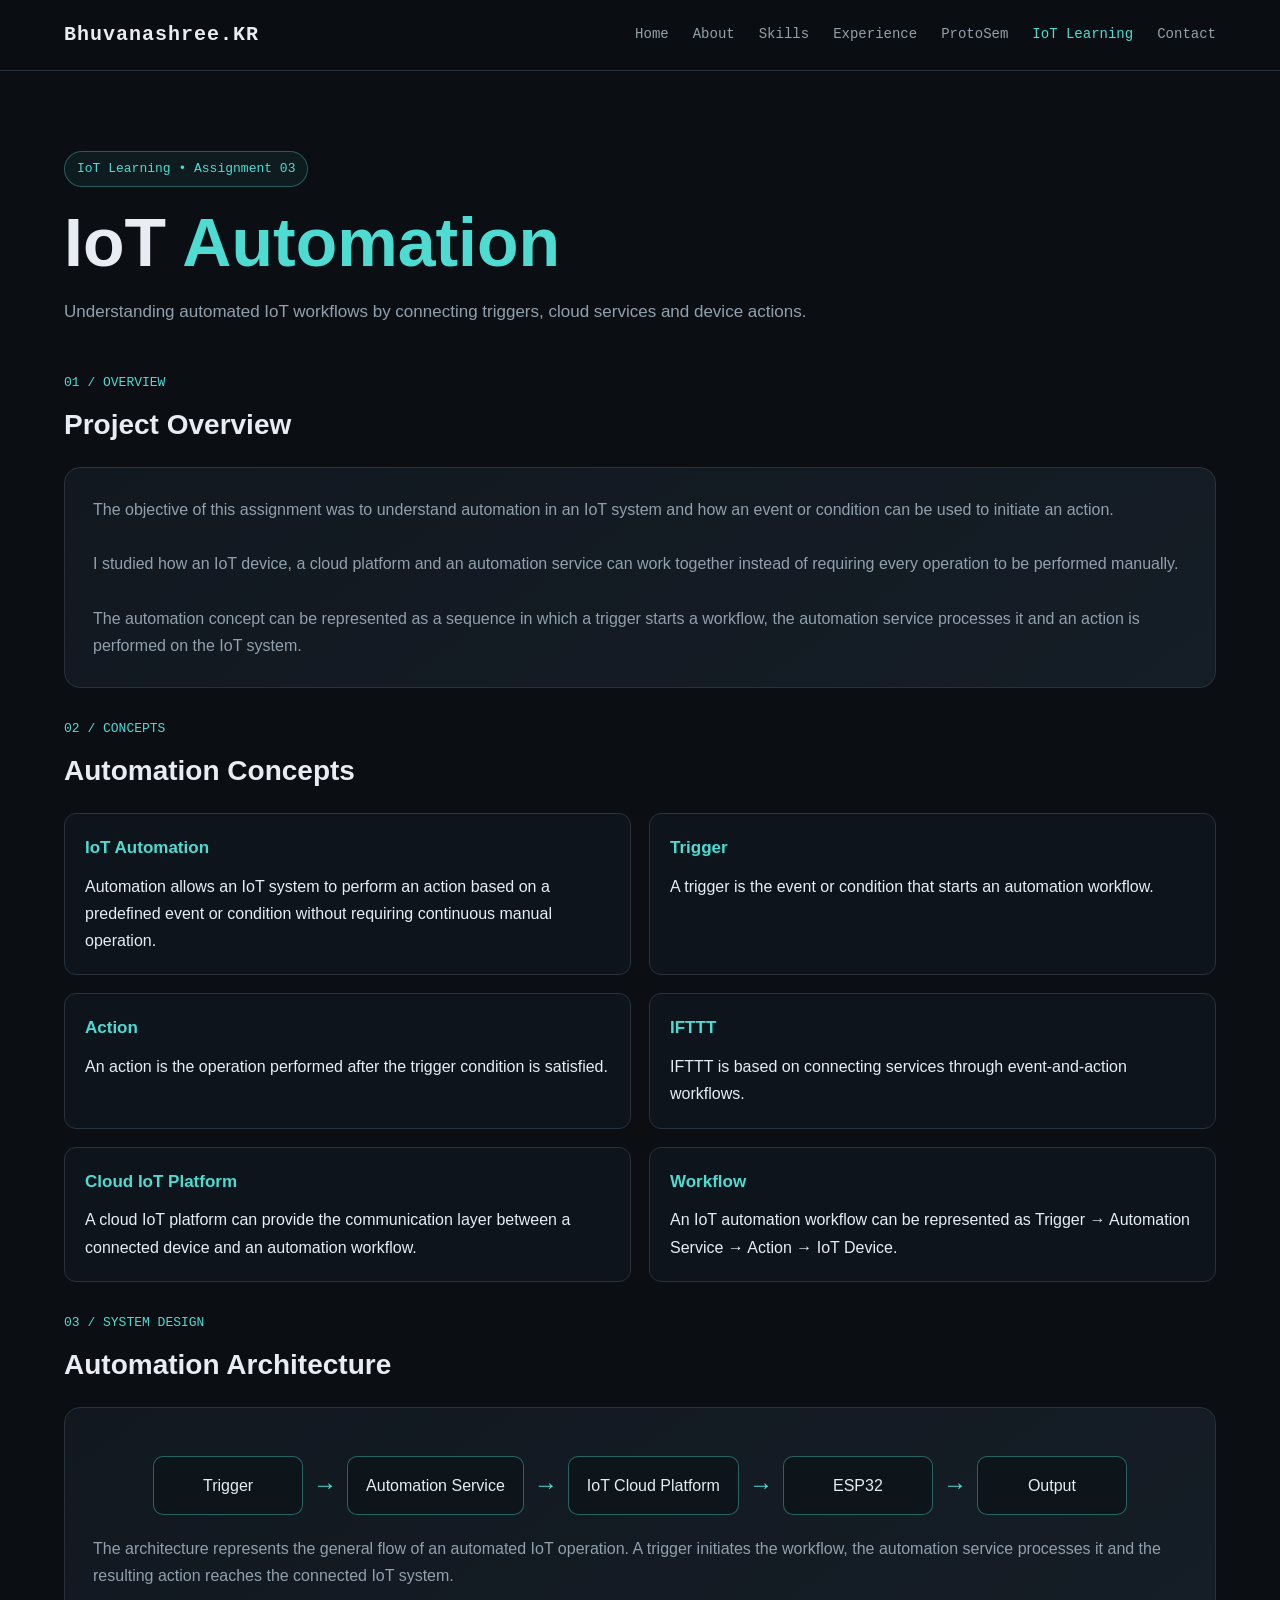
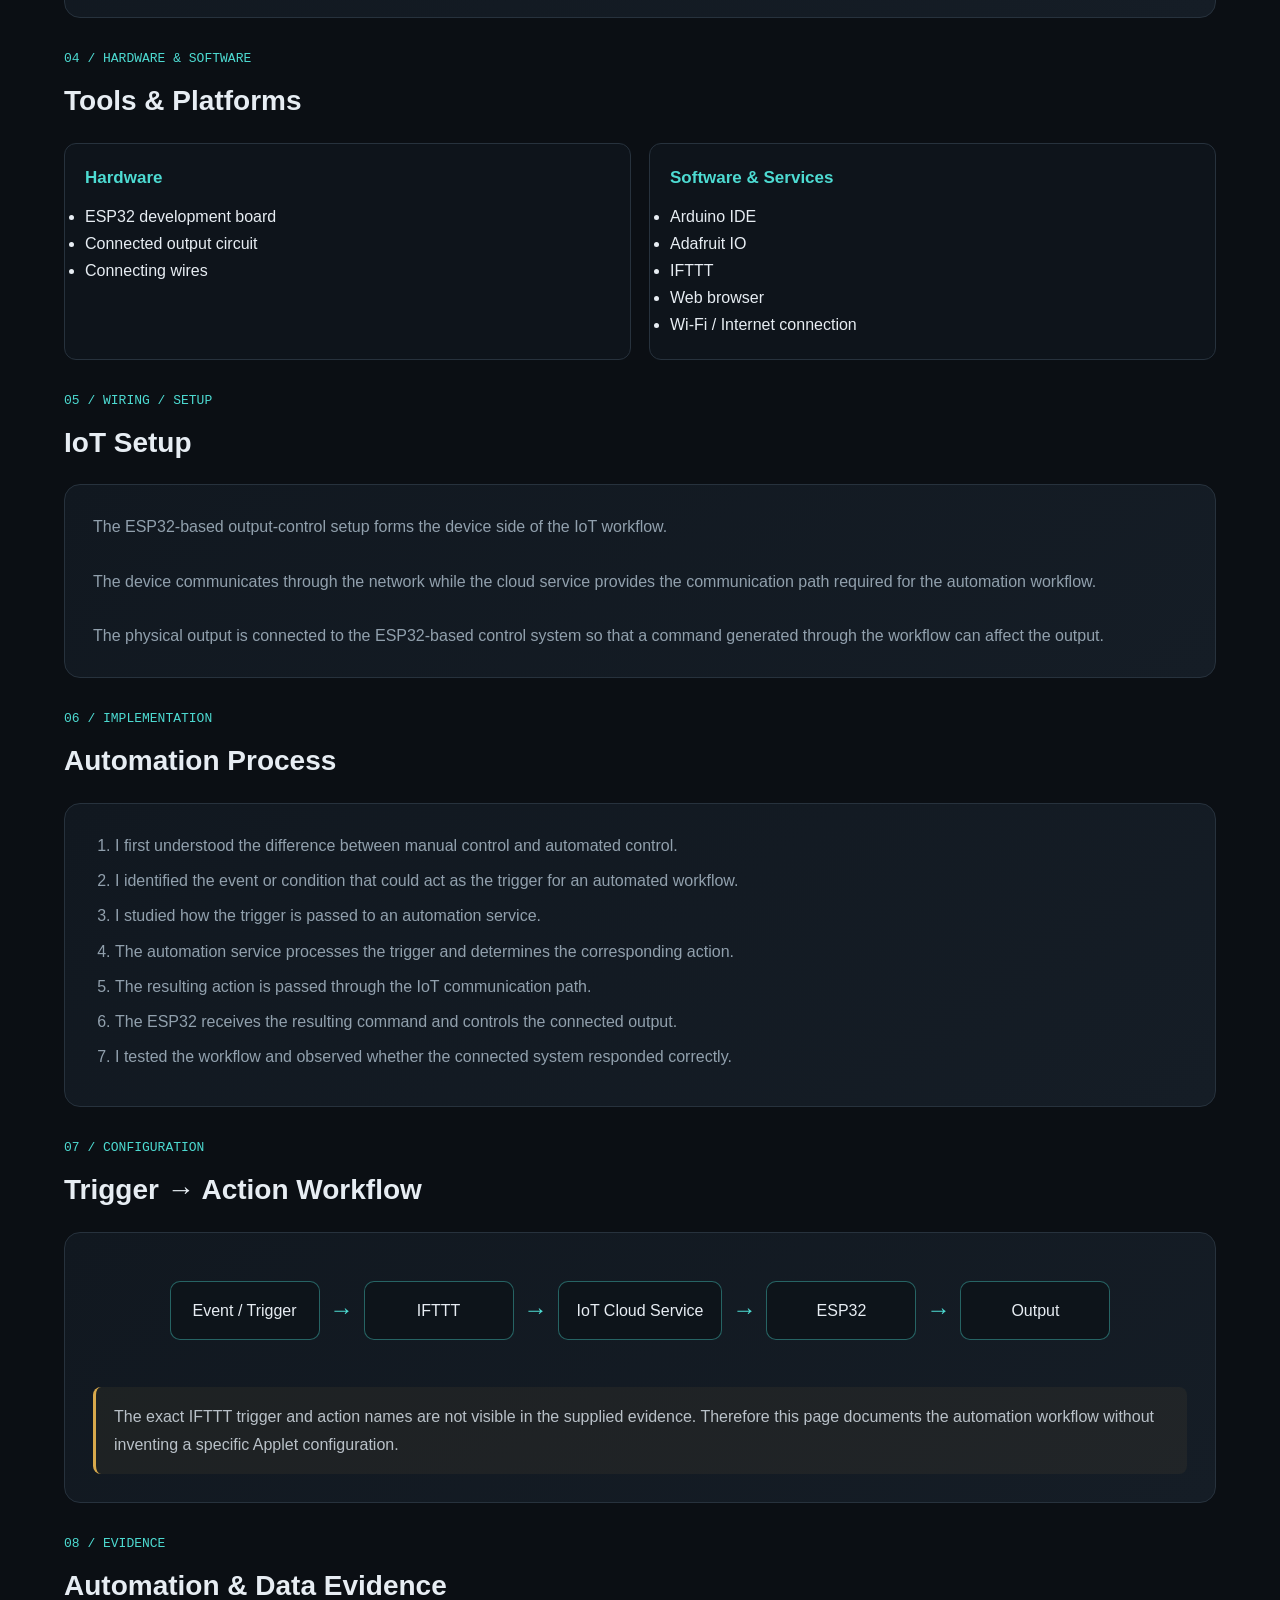
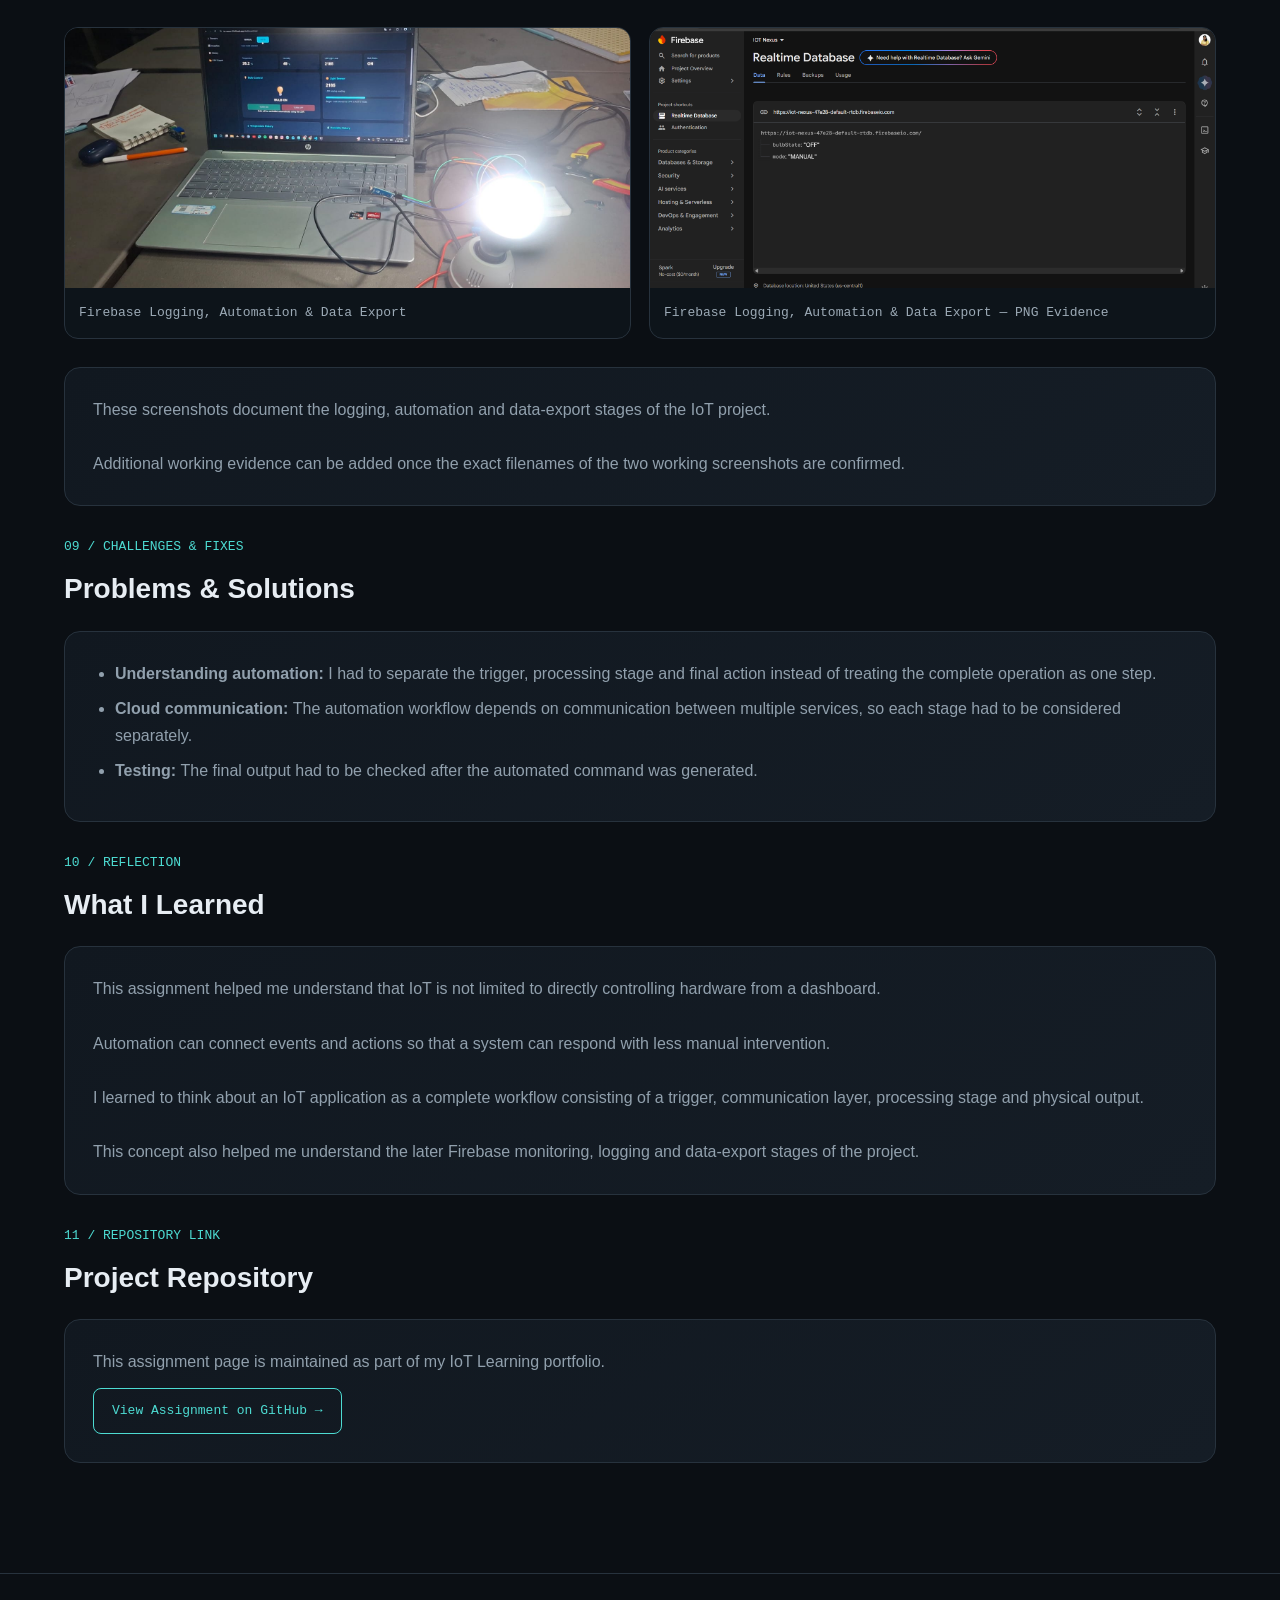
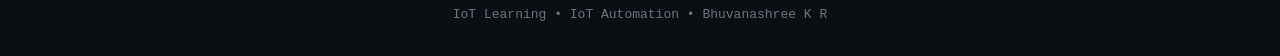
<file: ifttt-automation.html>
<!DOCTYPE html>
<html lang="en">

<head>

    <meta charset="UTF-8">

    <meta
        name="viewport"
        content="width=device-width, initial-scale=1.0"
    >

    <title>IoT Automation | IoT Learning</title>

    <link
        rel="stylesheet"
        href="iot.css"
    >

</head>


<body>


    <!-- ================= NAVIGATION ================= -->

    <nav class="navbar">

        <div class="nav-container">


            <div class="logo">
                Bhuvanashree.KR
            </div>


            <div class="nav-links">

                <a href="index.html">
                    Home
                </a>

                <a href="about.html">
                    About
                </a>

                <a href="skills.html">
                    Skills
                </a>

                <a href="experience.html">
                    Experience
                </a>

                <a href="protosem.html">
                    ProtoSem
                </a>

                <a
                    href="iot.html"
                    class="active"
                >
                    IoT Learning
                </a>

                <a href="contact.html">
                    Contact
                </a>

            </div>

        </div>

    </nav>



    <!-- ================= HERO ================= -->

    <header class="hero">

        <span class="tag">
            IoT Learning • Assignment 03
        </span>


        <h1>
            IoT <span>Automation</span>
        </h1>


        <p>

            Understanding automated IoT workflows by connecting
            triggers, cloud services and device actions.

        </p>

    </header>



    <main class="container">


        <!-- ================= 01 OVERVIEW ================= -->

        <section class="section">

            <div class="section-number">
                01 / OVERVIEW
            </div>


            <h2>
                Project Overview
            </h2>


            <div class="card">

                <p>

                    The objective of this assignment was to understand
                    automation in an IoT system and how an event or
                    condition can be used to initiate an action.

                </p>


                <br>


                <p>

                    I studied how an IoT device, a cloud platform and
                    an automation service can work together instead of
                    requiring every operation to be performed manually.

                </p>


                <br>


                <p>

                    The automation concept can be represented as a
                    sequence in which a trigger starts a workflow,
                    the automation service processes it and an action
                    is performed on the IoT system.

                </p>

            </div>

        </section>



        <!-- ================= 02 CONCEPTS ================= -->

        <section class="section">

            <div class="section-number">
                02 / CONCEPTS
            </div>


            <h2>
                Automation Concepts
            </h2>


            <div class="grid">


                <div class="info-box">

                    <h3>
                        IoT Automation
                    </h3>

                    <p>

                        Automation allows an IoT system to perform
                        an action based on a predefined event or
                        condition without requiring continuous
                        manual operation.

                    </p>

                </div>


                <div class="info-box">

                    <h3>
                        Trigger
                    </h3>

                    <p>

                        A trigger is the event or condition that
                        starts an automation workflow.

                    </p>

                </div>


                <div class="info-box">

                    <h3>
                        Action
                    </h3>

                    <p>

                        An action is the operation performed after
                        the trigger condition is satisfied.

                    </p>

                </div>


                <div class="info-box">

                    <h3>
                        IFTTT
                    </h3>

                    <p>

                        IFTTT is based on connecting services through
                        event-and-action workflows.

                    </p>

                </div>


                <div class="info-box">

                    <h3>
                        Cloud IoT Platform
                    </h3>

                    <p>

                        A cloud IoT platform can provide the
                        communication layer between a connected
                        device and an automation workflow.

                    </p>

                </div>


                <div class="info-box">

                    <h3>
                        Workflow
                    </h3>

                    <p>

                        An IoT automation workflow can be represented
                        as Trigger → Automation Service → Action →
                        IoT Device.

                    </p>

                </div>


            </div>

        </section>



        <!-- ================= 03 SYSTEM DESIGN ================= -->

        <section class="section">

            <div class="section-number">
                03 / SYSTEM DESIGN
            </div>


            <h2>
                Automation Architecture
            </h2>


            <div class="card">


                <div class="flow">


                    <div class="flow-box">
                        Trigger
                    </div>


                    <div class="arrow">
                        →
                    </div>


                    <div class="flow-box">
                        Automation Service
                    </div>


                    <div class="arrow">
                        →
                    </div>


                    <div class="flow-box">
                        IoT Cloud Platform
                    </div>


                    <div class="arrow">
                        →
                    </div>


                    <div class="flow-box">
                        ESP32
                    </div>


                    <div class="arrow">
                        →
                    </div>


                    <div class="flow-box">
                        Output
                    </div>


                </div>


                <p>

                    The architecture represents the general flow of
                    an automated IoT operation. A trigger initiates
                    the workflow, the automation service processes
                    it and the resulting action reaches the connected
                    IoT system.

                </p>


            </div>

        </section>



        <!-- ================= 04 HARDWARE SOFTWARE ================= -->

        <section class="section">

            <div class="section-number">
                04 / HARDWARE & SOFTWARE
            </div>


            <h2>
                Tools & Platforms
            </h2>


            <div class="grid">


                <div class="info-box">

                    <h3>
                        Hardware
                    </h3>


                    <ul>

                        <li>
                            ESP32 development board
                        </li>

                        <li>
                            Connected output circuit
                        </li>

                        <li>
                            Connecting wires
                        </li>

                    </ul>

                </div>


                <div class="info-box">

                    <h3>
                        Software & Services
                    </h3>


                    <ul>

                        <li>
                            Arduino IDE
                        </li>

                        <li>
                            Adafruit IO
                        </li>

                        <li>
                            IFTTT
                        </li>

                        <li>
                            Web browser
                        </li>

                        <li>
                            Wi-Fi / Internet connection
                        </li>

                    </ul>

                </div>


            </div>

        </section>



        <!-- ================= 05 WIRING / SETUP ================= -->

        <section class="section">

            <div class="section-number">
                05 / WIRING / SETUP
            </div>


            <h2>
                IoT Setup
            </h2>


            <div class="card">

                <p>

                    The ESP32-based output-control setup forms the
                    device side of the IoT workflow.

                </p>


                <br>


                <p>

                    The device communicates through the network while
                    the cloud service provides the communication path
                    required for the automation workflow.

                </p>


                <br>


                <p>

                    The physical output is connected to the ESP32-based
                    control system so that a command generated through
                    the workflow can affect the output.

                </p>


            </div>

        </section>



        <!-- ================= 06 IMPLEMENTATION ================= -->

        <section class="section">

            <div class="section-number">
                06 / IMPLEMENTATION
            </div>


            <h2>
                Automation Process
            </h2>


            <div class="card">


                <ol
                    style="
                        padding-left: 22px;
                        color: #91a0ad;
                    "
                >

                    <li>

                        I first understood the difference between
                        manual control and automated control.

                    </li>


                    <li>

                        I identified the event or condition that
                        could act as the trigger for an automated
                        workflow.

                    </li>


                    <li>

                        I studied how the trigger is passed to an
                        automation service.

                    </li>


                    <li>

                        The automation service processes the trigger
                        and determines the corresponding action.

                    </li>


                    <li>

                        The resulting action is passed through the
                        IoT communication path.

                    </li>


                    <li>

                        The ESP32 receives the resulting command and
                        controls the connected output.

                    </li>


                    <li>

                        I tested the workflow and observed whether
                        the connected system responded correctly.

                    </li>


                </ol>


            </div>

        </section>



        <!-- ================= 07 CONFIGURATION ================= -->

        <section class="section">

            <div class="section-number">
                07 / CONFIGURATION
            </div>


            <h2>
                Trigger → Action Workflow
            </h2>


            <div class="card">


                <div class="flow">


                    <div class="flow-box">
                        Event / Trigger
                    </div>


                    <div class="arrow">
                        →
                    </div>


                    <div class="flow-box">
                        IFTTT
                    </div>


                    <div class="arrow">
                        →
                    </div>


                    <div class="flow-box">
                        IoT Cloud Service
                    </div>


                    <div class="arrow">
                        →
                    </div>


                    <div class="flow-box">
                        ESP32
                    </div>


                    <div class="arrow">
                        →
                    </div>


                    <div class="flow-box">
                        Output
                    </div>


                </div>


                <br>


                <div class="warning">

                    The exact IFTTT trigger and action names are not
                    visible in the supplied evidence. Therefore this
                    page documents the automation workflow without
                    inventing a specific Applet configuration.

                </div>


            </div>

        </section>



        <!-- ================= 08 EVIDENCE ================= -->

        <section class="section">

            <div class="section-number">
                08 / EVIDENCE
            </div>


            <h2>
                Automation & Data Evidence
            </h2>


            <div class="image-grid">


                <!-- JPEG -->

                <div class="image-card">


                    <img
                        src="firebase-logging-automation-export.jpeg"
                        alt="Firebase logging automation and data export"
                    >


                    <div class="caption">

                        Firebase Logging, Automation & Data Export

                    </div>


                </div>



                <!-- PNG -->

                <div class="image-card">


                    <img
                        src="firebase-logging-automation-export.png"
                        alt="Firebase logging automation and data export evidence"
                    >


                    <div class="caption">

                        Firebase Logging, Automation & Data Export — PNG Evidence

                    </div>


                </div>


            </div>


            <br>


            <div class="card">

                <p>

                    These screenshots document the logging,
                    automation and data-export stages of the IoT
                    project.

                </p>


                <br>


                <p>

                    Additional working evidence can be added once
                    the exact filenames of the two working screenshots
                    are confirmed.

                </p>

            </div>

        </section>



        <!-- ================= 09 CHALLENGES ================= -->

        <section class="section">

            <div class="section-number">
                09 / CHALLENGES & FIXES
            </div>


            <h2>
                Problems & Solutions
            </h2>


            <div class="card">


                <ul>


                    <li>

                        <strong>
                            Understanding automation:
                        </strong>

                        I had to separate the trigger, processing
                        stage and final action instead of treating
                        the complete operation as one step.

                    </li>


                    <li>

                        <strong>
                            Cloud communication:
                        </strong>

                        The automation workflow depends on
                        communication between multiple services,
                        so each stage had to be considered separately.

                    </li>


                    <li>

                        <strong>
                            Testing:
                        </strong>

                        The final output had to be checked after
                        the automated command was generated.

                    </li>


                </ul>


            </div>

        </section>



        <!-- ================= 10 REFLECTION ================= -->

        <section class="section">

            <div class="section-number">
                10 / REFLECTION
            </div>


            <h2>
                What I Learned
            </h2>


            <div class="card">


                <p>

                    This assignment helped me understand that IoT
                    is not limited to directly controlling hardware
                    from a dashboard.

                </p>


                <br>


                <p>

                    Automation can connect events and actions so
                    that a system can respond with less manual
                    intervention.

                </p>


                <br>


                <p>

                    I learned to think about an IoT application as
                    a complete workflow consisting of a trigger,
                    communication layer, processing stage and
                    physical output.

                </p>


                <br>


                <p>

                    This concept also helped me understand the later
                    Firebase monitoring, logging and data-export
                    stages of the project.

                </p>


            </div>

        </section>



        <!-- ================= 11 REPOSITORY ================= -->

        <section class="section">

            <div class="section-number">
                11 / REPOSITORY LINK
            </div>


            <h2>
                Project Repository
            </h2>


            <div class="card">


                <p>

                    This assignment page is maintained as part of
                    my IoT Learning portfolio.

                </p>


                <a
                    class="repo"
                    href="https://github.com/bhuvanashreekr-del/portfoilo/blob/master/ifttt-automation.html"
                    target="_blank"
                    rel="noopener noreferrer"
                >

                    View Assignment on GitHub →

                </a>


            </div>

        </section>


    </main>



    <!-- ================= FOOTER ================= -->

    <footer>

        IoT Learning • IoT Automation • Bhuvanashree K R

    </footer>


</body>

</html>
</file>
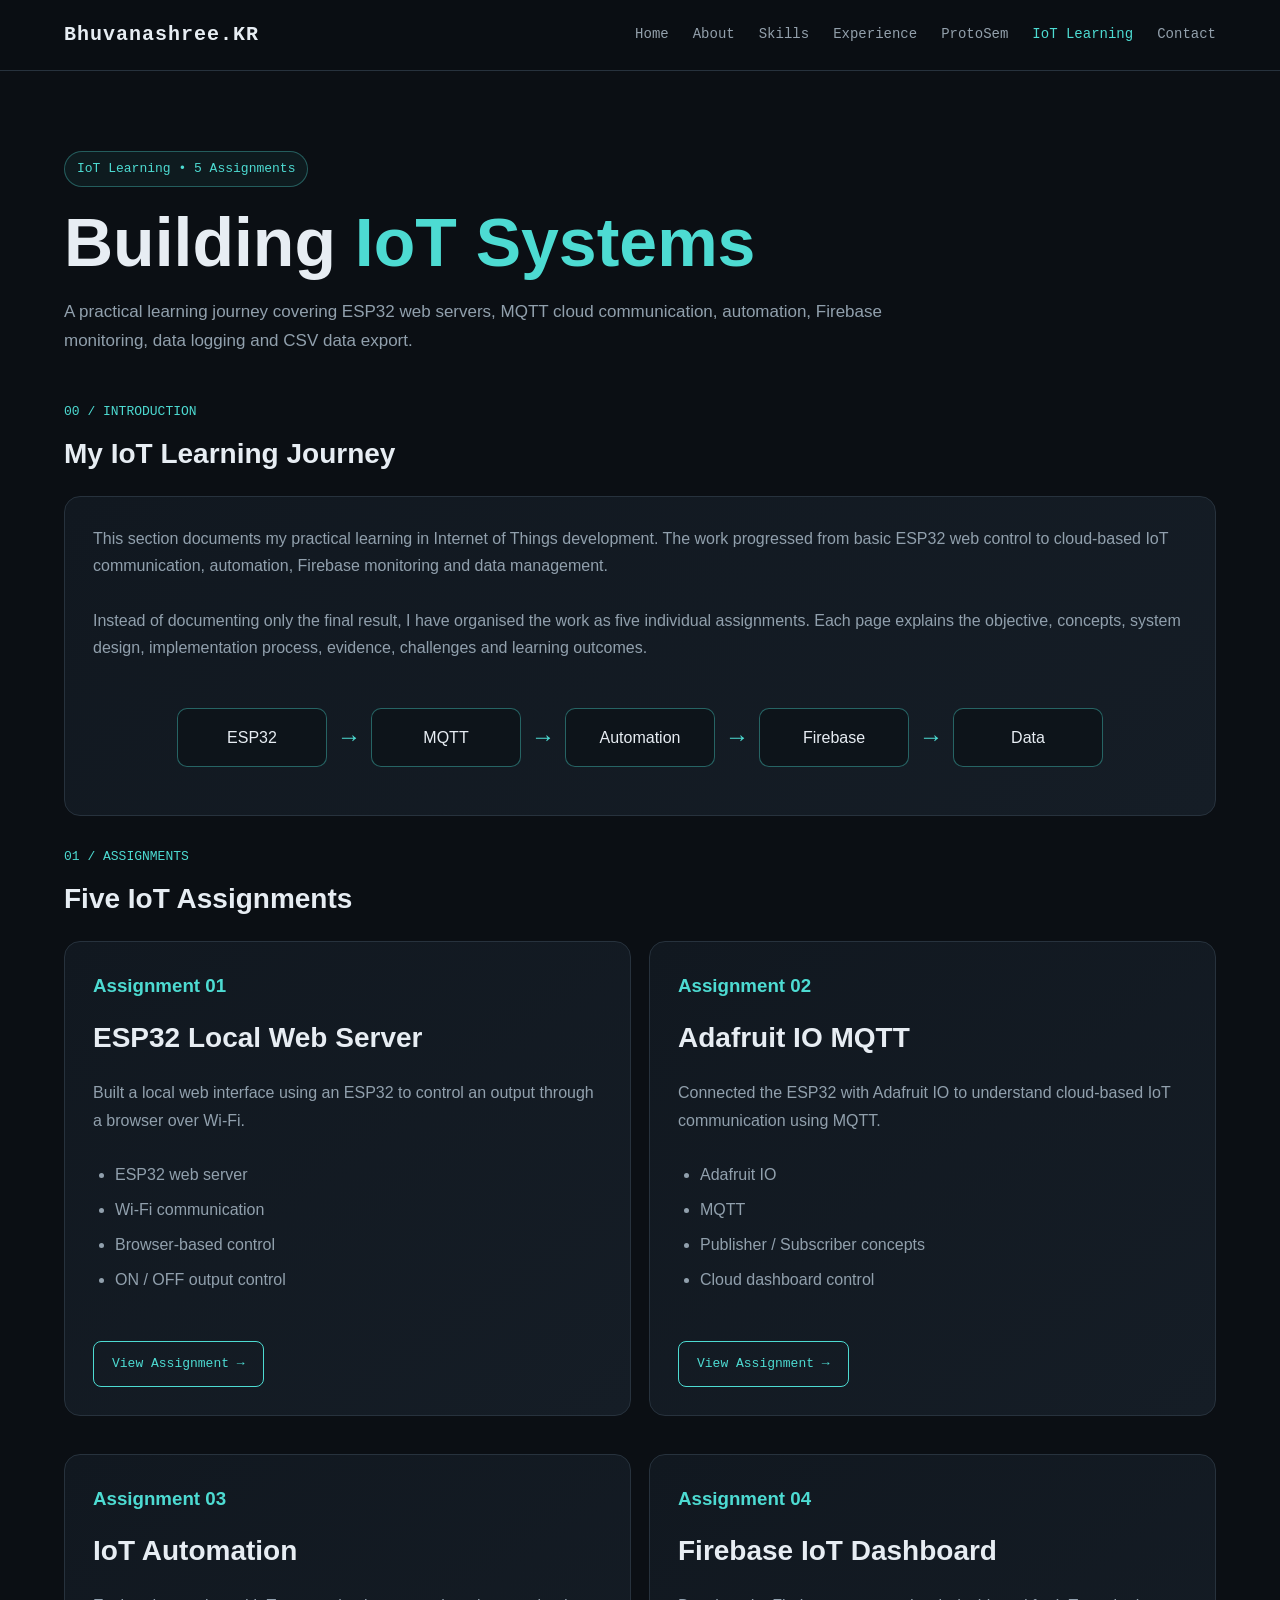
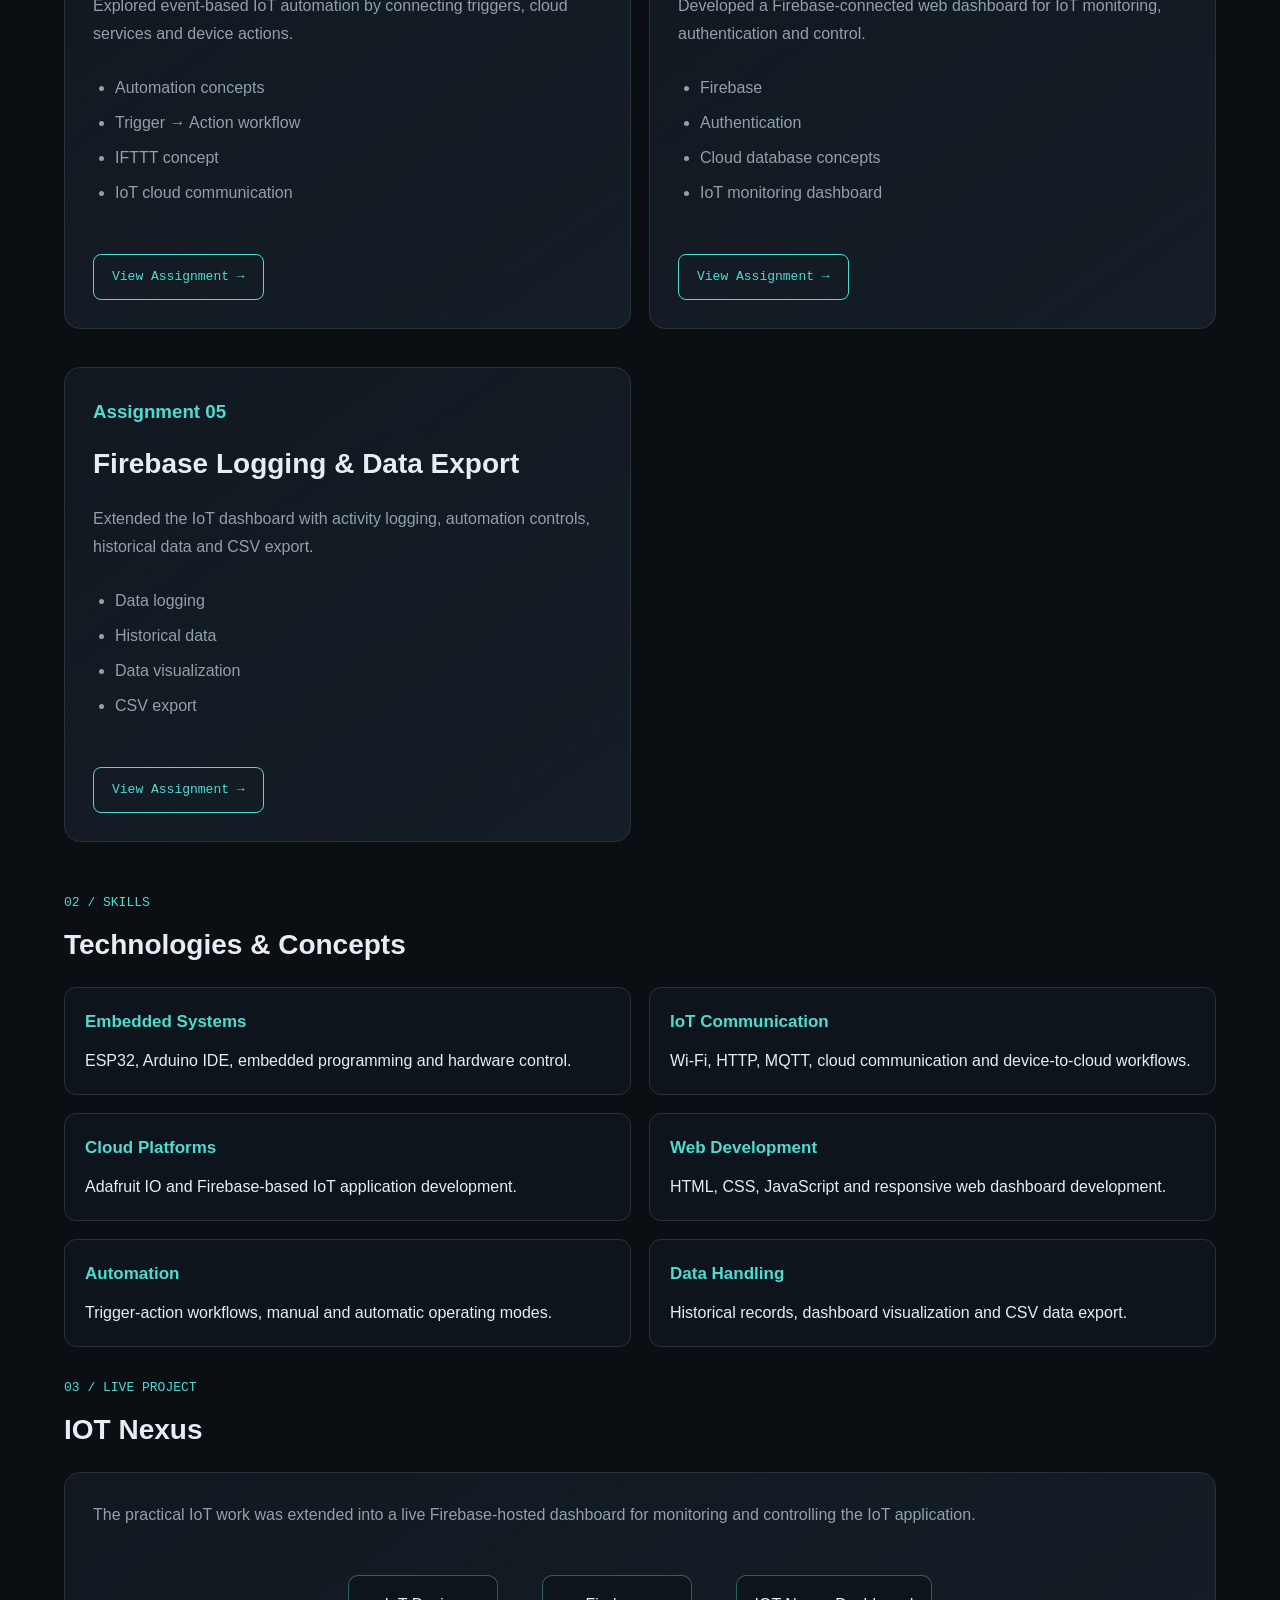
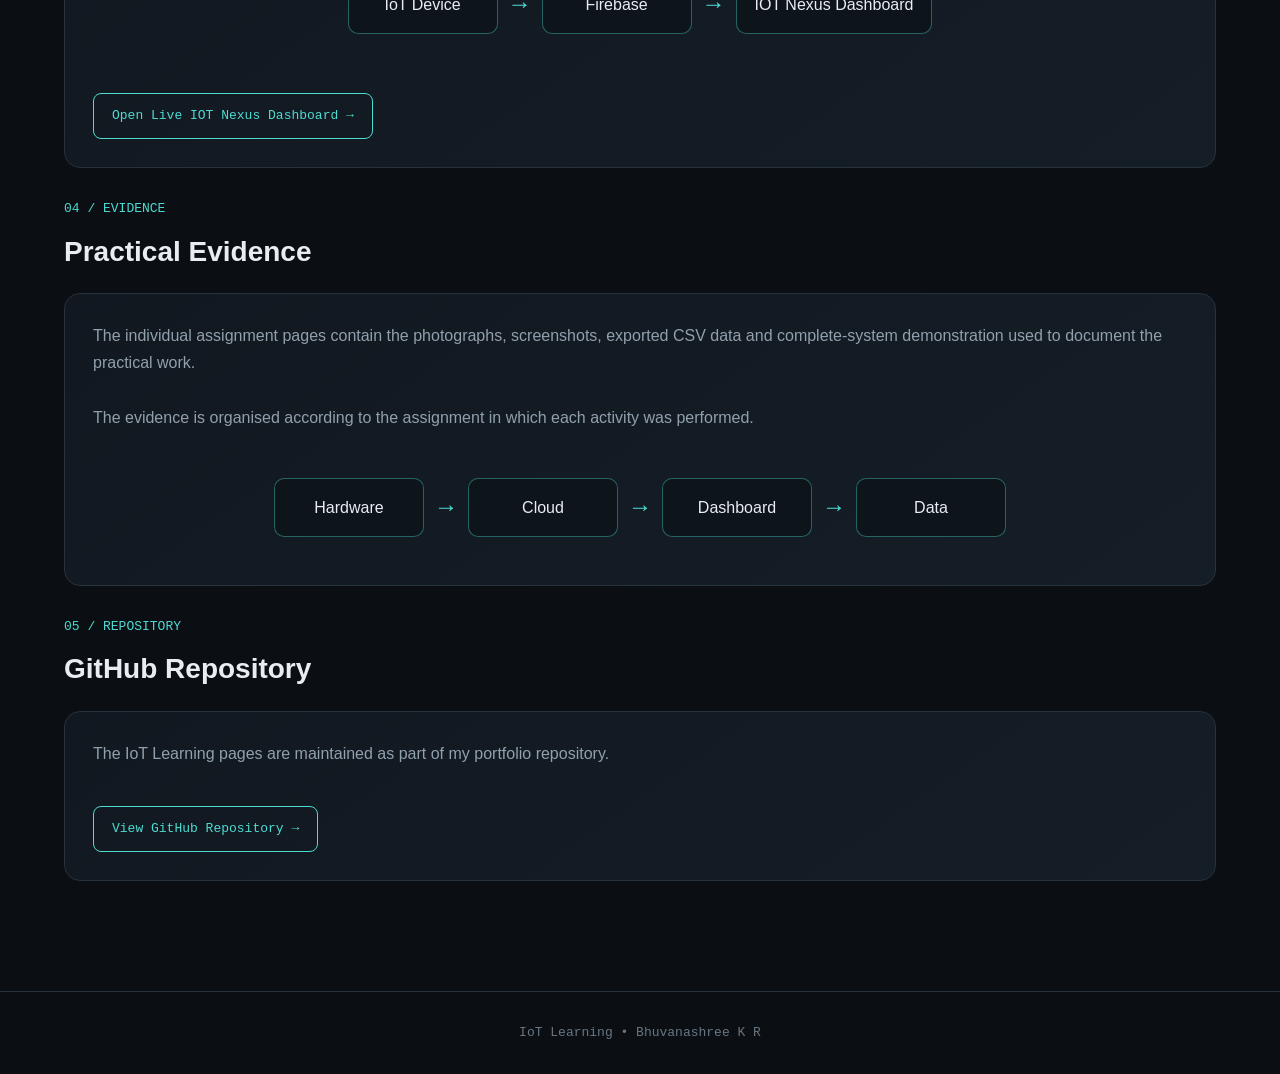
<file: iot.html>
<!DOCTYPE html>
<html lang="en">

<head>

    <meta charset="UTF-8">

    <meta
        name="viewport"
        content="width=device-width, initial-scale=1.0"
    >

    <title>IoT Learning | Bhuvanashree K R</title>

    <link
        rel="stylesheet"
        href="iot.css"
    >

</head>


<body>


    <!-- ================= NAVIGATION ================= -->

    <nav class="navbar">

        <div class="nav-container">


            <div class="logo">
                Bhuvanashree.KR
            </div>


            <div class="nav-links">

                <a href="index.html">
                    Home
                </a>

                <a href="about.html">
                    About
                </a>

                <a href="skills.html">
                    Skills
                </a>

                <a href="experience.html">
                    Experience
                </a>

                <a href="protosem.html">
                    ProtoSem
                </a>

                <a
                    href="iot.html"
                    class="active"
                >
                    IoT Learning
                </a>

                <a href="contact.html">
                    Contact
                </a>

            </div>

        </div>

    </nav>



    <!-- ================= HERO ================= -->

    <header class="hero">

        <span class="tag">
            IoT Learning • 5 Assignments
        </span>


        <h1>

            Building
            <span>IoT Systems</span>

        </h1>


        <p>

            A practical learning journey covering ESP32 web servers,
            MQTT cloud communication, automation, Firebase monitoring,
            data logging and CSV data export.

        </p>

    </header>



    <main class="container">


        <!-- ================= INTRODUCTION ================= -->

        <section class="section">


            <div class="section-number">
                00 / INTRODUCTION
            </div>


            <h2>
                My IoT Learning Journey
            </h2>


            <div class="card">


                <p>

                    This section documents my practical learning in
                    Internet of Things development. The work progressed
                    from basic ESP32 web control to cloud-based IoT
                    communication, automation, Firebase monitoring and
                    data management.

                </p>


                <br>


                <p>

                    Instead of documenting only the final result, I have
                    organised the work as five individual assignments.
                    Each page explains the objective, concepts, system
                    design, implementation process, evidence, challenges
                    and learning outcomes.

                </p>


                <br>


                <div class="flow">


                    <div class="flow-box">
                        ESP32
                    </div>


                    <div class="arrow">
                        →
                    </div>


                    <div class="flow-box">
                        MQTT
                    </div>


                    <div class="arrow">
                        →
                    </div>


                    <div class="flow-box">
                        Automation
                    </div>


                    <div class="arrow">
                        →
                    </div>


                    <div class="flow-box">
                        Firebase
                    </div>


                    <div class="arrow">
                        →
                    </div>


                    <div class="flow-box">
                        Data
                    </div>


                </div>


            </div>

        </section>



        <!-- ================= ASSIGNMENTS ================= -->

        <section class="section">


            <div class="section-number">
                01 / ASSIGNMENTS
            </div>


            <h2>
                Five IoT Assignments
            </h2>



            <div class="grid">


                <!-- TASK 1 -->

                <div class="card">


                    <h3
                        style="
                            color: #4ddbd2;
                            margin-bottom: 12px;
                        "
                    >

                        Assignment 01

                    </h3>


                    <h2>
                        ESP32 Local Web Server
                    </h2>


                    <p>

                        Built a local web interface using an ESP32
                        to control an output through a browser over
                        Wi-Fi.

                    </p>


                    <br>


                    <ul>

                        <li>
                            ESP32 web server
                        </li>

                        <li>
                            Wi-Fi communication
                        </li>

                        <li>
                            Browser-based control
                        </li>

                        <li>
                            ON / OFF output control
                        </li>

                    </ul>


                    <br>


                    <a
                        class="repo"
                        href="esp32-web-server.html"
                    >

                        View Assignment →

                    </a>


                </div>



                <!-- TASK 2 -->

                <div class="card">


                    <h3
                        style="
                            color: #4ddbd2;
                            margin-bottom: 12px;
                        "
                    >

                        Assignment 02

                    </h3>


                    <h2>
                        Adafruit IO MQTT
                    </h2>


                    <p>

                        Connected the ESP32 with Adafruit IO to
                        understand cloud-based IoT communication
                        using MQTT.

                    </p>


                    <br>


                    <ul>

                        <li>
                            Adafruit IO
                        </li>

                        <li>
                            MQTT
                        </li>

                        <li>
                            Publisher / Subscriber concepts
                        </li>

                        <li>
                            Cloud dashboard control
                        </li>

                    </ul>


                    <br>


                    <a
                        class="repo"
                        href="adafruit-mqtt.html"
                    >

                        View Assignment →

                    </a>


                </div>



                <!-- TASK 3 -->

                <div class="card">


                    <h3
                        style="
                            color: #4ddbd2;
                            margin-bottom: 12px;
                        "
                    >

                        Assignment 03

                    </h3>


                    <h2>
                        IoT Automation
                    </h2>


                    <p>

                        Explored event-based IoT automation by
                        connecting triggers, cloud services and
                        device actions.

                    </p>


                    <br>


                    <ul>

                        <li>
                            Automation concepts
                        </li>

                        <li>
                            Trigger → Action workflow
                        </li>

                        <li>
                            IFTTT concept
                        </li>

                        <li>
                            IoT cloud communication
                        </li>

                    </ul>


                    <br>


                    <a
                        class="repo"
                        href="ifttt-automation.html"
                    >

                        View Assignment →

                    </a>


                </div>



                <!-- TASK 4 -->

                <div class="card">


                    <h3
                        style="
                            color: #4ddbd2;
                            margin-bottom: 12px;
                        "
                    >

                        Assignment 04

                    </h3>


                    <h2>
                        Firebase IoT Dashboard
                    </h2>


                    <p>

                        Developed a Firebase-connected web dashboard
                        for IoT monitoring, authentication and
                        control.

                    </p>


                    <br>


                    <ul>

                        <li>
                            Firebase
                        </li>

                        <li>
                            Authentication
                        </li>

                        <li>
                            Cloud database concepts
                        </li>

                        <li>
                            IoT monitoring dashboard
                        </li>

                    </ul>


                    <br>


                    <a
                        class="repo"
                        href="firebase-dashboard.html"
                    >

                        View Assignment →

                    </a>


                </div>



                <!-- TASK 5 -->

                <div class="card">


                    <h3
                        style="
                            color: #4ddbd2;
                            margin-bottom: 12px;
                        "
                    >

                        Assignment 05

                    </h3>


                    <h2>
                        Firebase Logging & Data Export
                    </h2>


                    <p>

                        Extended the IoT dashboard with activity
                        logging, automation controls, historical
                        data and CSV export.

                    </p>


                    <br>


                    <ul>

                        <li>
                            Data logging
                        </li>

                        <li>
                            Historical data
                        </li>

                        <li>
                            Data visualization
                        </li>

                        <li>
                            CSV export
                        </li>

                    </ul>


                    <br>


                    <a
                        class="repo"
                        href="firebase-logging.html"
                    >

                        View Assignment →

                    </a>


                </div>


            </div>

        </section>



        <!-- ================= SKILLS ================= -->

        <section class="section">


            <div class="section-number">
                02 / SKILLS
            </div>


            <h2>
                Technologies & Concepts
            </h2>


            <div class="grid">


                <div class="info-box">

                    <h3>
                        Embedded Systems
                    </h3>

                    <p>
                        ESP32, Arduino IDE, embedded programming
                        and hardware control.
                    </p>

                </div>


                <div class="info-box">

                    <h3>
                        IoT Communication
                    </h3>

                    <p>
                        Wi-Fi, HTTP, MQTT, cloud communication
                        and device-to-cloud workflows.
                    </p>

                </div>


                <div class="info-box">

                    <h3>
                        Cloud Platforms
                    </h3>

                    <p>
                        Adafruit IO and Firebase-based IoT
                        application development.
                    </p>

                </div>


                <div class="info-box">

                    <h3>
                        Web Development
                    </h3>

                    <p>
                        HTML, CSS, JavaScript and responsive
                        web dashboard development.
                    </p>

                </div>


                <div class="info-box">

                    <h3>
                        Automation
                    </h3>

                    <p>
                        Trigger-action workflows, manual and
                        automatic operating modes.
                    </p>

                </div>


                <div class="info-box">

                    <h3>
                        Data Handling
                    </h3>

                    <p>
                        Historical records, dashboard visualization
                        and CSV data export.
                    </p>

                </div>


            </div>

        </section>



        <!-- ================= LIVE PROJECT ================= -->

        <section class="section">


            <div class="section-number">
                03 / LIVE PROJECT
            </div>


            <h2>
                IOT Nexus
            </h2>


            <div class="card">


                <p>

                    The practical IoT work was extended into a live
                    Firebase-hosted dashboard for monitoring and
                    controlling the IoT application.

                </p>


                <br>


                <div class="flow">


                    <div class="flow-box">
                        IoT Device
                    </div>


                    <div class="arrow">
                        →
                    </div>


                    <div class="flow-box">
                        Firebase
                    </div>


                    <div class="arrow">
                        →
                    </div>


                    <div class="flow-box">
                        IOT Nexus Dashboard
                    </div>


                </div>


                <br>


                <a
                    class="repo"
                    href="https://iot-nexus-47e28.web.app/dashboard.html"
                    target="_blank"
                    rel="noopener noreferrer"
                >

                    Open Live IOT Nexus Dashboard →

                </a>


            </div>

        </section>



        <!-- ================= EVIDENCE ================= -->

        <section class="section">


            <div class="section-number">
                04 / EVIDENCE
            </div>


            <h2>
                Practical Evidence
            </h2>


            <div class="card">


                <p>

                    The individual assignment pages contain the
                    photographs, screenshots, exported CSV data and
                    complete-system demonstration used to document
                    the practical work.

                </p>


                <br>


                <p>

                    The evidence is organised according to the
                    assignment in which each activity was performed.

                </p>


                <br>


                <div class="flow">


                    <div class="flow-box">
                        Hardware
                    </div>


                    <div class="arrow">
                        →
                    </div>


                    <div class="flow-box">
                        Cloud
                    </div>


                    <div class="arrow">
                        →
                    </div>


                    <div class="flow-box">
                        Dashboard
                    </div>


                    <div class="arrow">
                        →
                    </div>


                    <div class="flow-box">
                        Data
                    </div>


                </div>


            </div>

        </section>



        <!-- ================= REPOSITORY ================= -->

        <section class="section">


            <div class="section-number">
                05 / REPOSITORY
            </div>


            <h2>
                GitHub Repository
            </h2>


            <div class="card">


                <p>

                    The IoT Learning pages are maintained as part
                    of my portfolio repository.

                </p>


                <br>


                <a
                    class="repo"
                    href="https://github.com/bhuvanashreekr-del/portfoilo"
                    target="_blank"
                    rel="noopener noreferrer"
                >

                    View GitHub Repository →

                </a>


            </div>

        </section>


    </main>



    <!-- ================= FOOTER ================= -->

    <footer>

        IoT Learning • Bhuvanashree K R

    </footer>


</body>

</html>
</file>
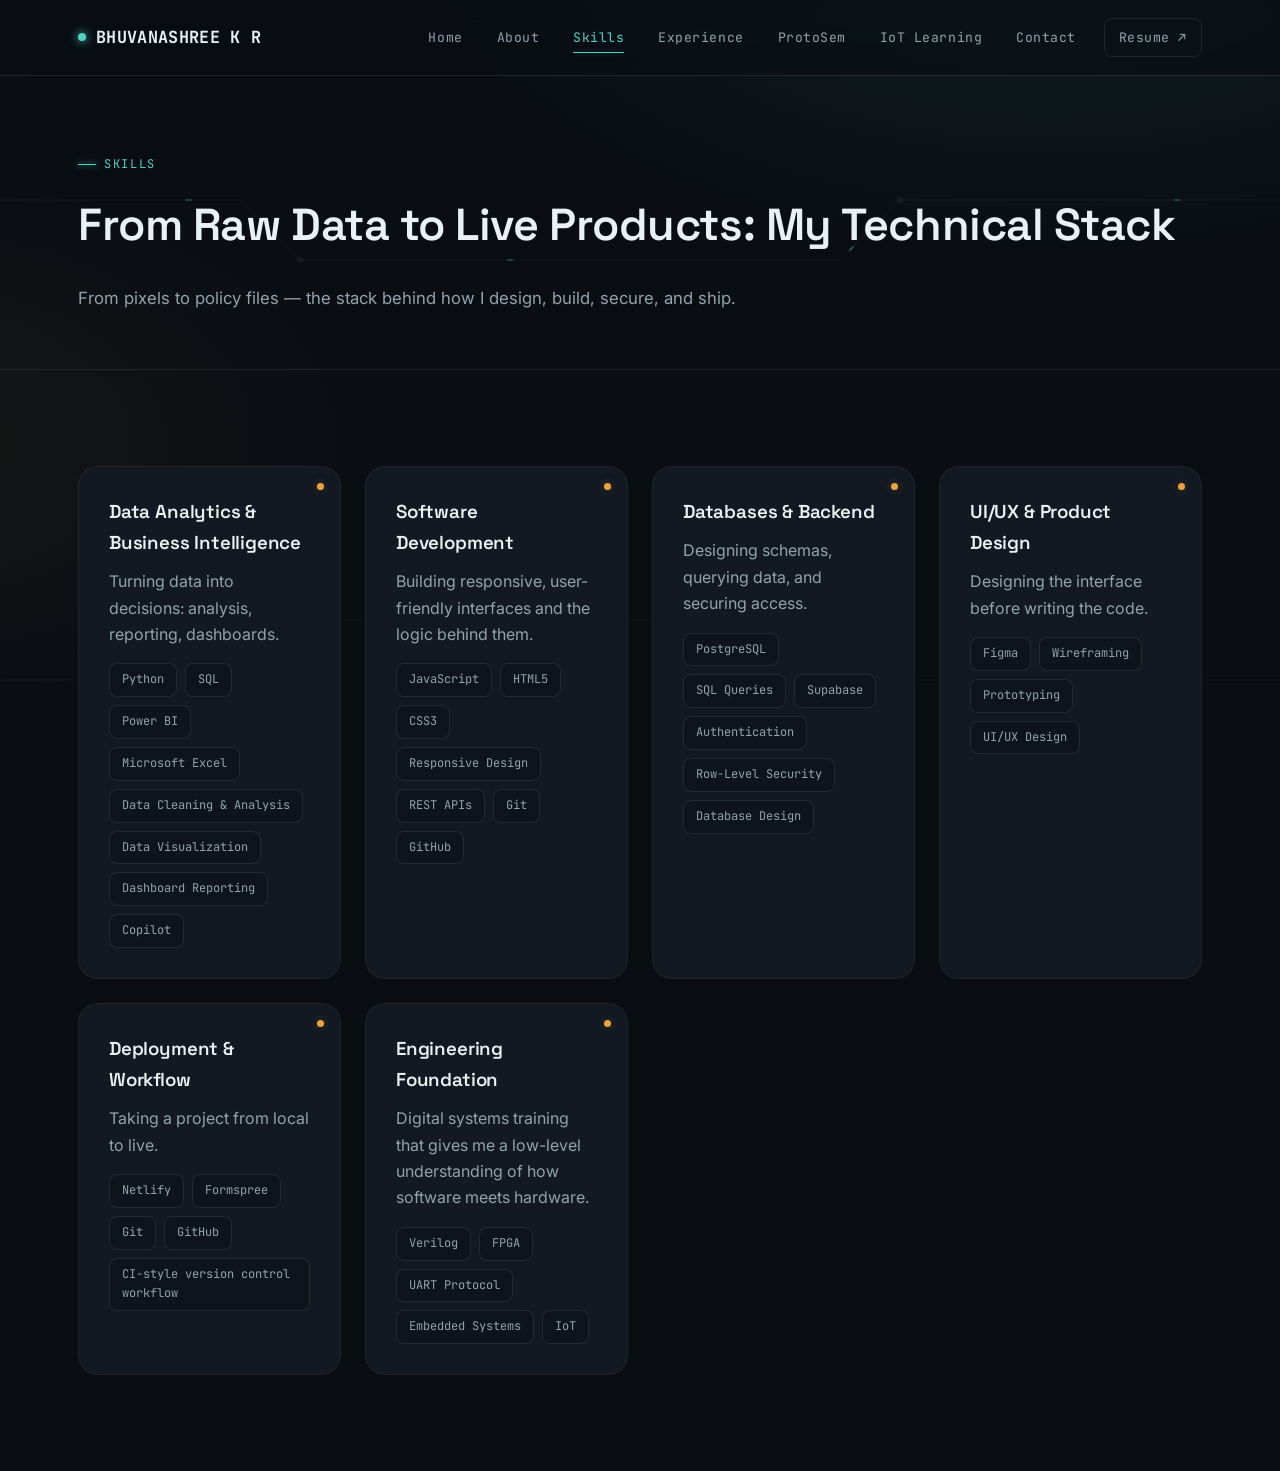
<file: skills.html>
<!DOCTYPE html>
<html lang="en">
<head>
<meta charset="UTF-8">
<meta name="viewport" content="width=device-width, initial-scale=1.0">
<title>Skills — Bhuvanashree K R</title>
<meta name="description" content="Technical skills of Bhuvanashree K R across frontend, backend, deployment tooling, digital systems engineering, and data productivity.">
<link rel="preconnect" href="https://fonts.googleapis.com">
<link rel="preconnect" href="https://fonts.gstatic.com" crossorigin>
<link href="https://fonts.googleapis.com/css2?family=Space+Grotesk:wght@500;600;700&family=Inter:wght@400;500;600&family=JetBrains+Mono:wght@400;500;700&display=swap" rel="stylesheet">
<link rel="stylesheet" href="style.css">
<link rel="icon" type="image/svg+xml" href="favicon.svg">
<meta name="author" content="Bhuvanashree K R">
<meta name="robots" content="index, follow">
<meta property="og:type" content="website">
<meta property="og:title" content="Skills — Bhuvanashree K R">
<meta property="og:description" content="Technical skills of Bhuvanashree K R across frontend, backend, deployment tooling, digital systems engineering, and data productivity.">
<meta property="og:site_name" content="Bhuvanashree K R — Portfolio">
<meta name="twitter:card" content="summary">
<meta name="twitter:title" content="Skills — Bhuvanashree K R">
<meta name="twitter:description" content="Technical skills of Bhuvanashree K R across frontend, backend, deployment tooling, digital systems engineering, and data productivity.">
</head>
<body>

<div class="trace-field" aria-hidden="true">
  <svg viewBox="0 0 1600 900" preserveAspectRatio="xMidYMid slice">
    <path d="M0,200 L400,200 L460,260 L1000,260 L1060,200 L1600,200"/>
    <path d="M0,680 L300,680 L360,620 L860,620 L920,680 L1600,680"/>
    <path class="lit" d="M0,200 L400,200 L460,260 L1000,260 L1060,200 L1600,200"/>
    <path class="lit copper" d="M0,680 L300,680 L360,620 L860,620 L920,680 L1600,680"/>
    <circle class="node" cx="460" cy="260" r="3.5"/>
    <circle class="node" cx="1060" cy="200" r="3.5"/>
    <circle class="node" cx="360" cy="620" r="3.5"/>
  </svg>
</div>

<nav class="navbar">
  <div class="container nav-inner">
    <a href="index.html" class="brand"><span class="dot"></span>BHUVANASHREE K R</a>
    <button class="nav-toggle" aria-label="Toggle navigation" aria-expanded="false">
      <span></span><span></span><span></span>
    </button>
    <div class="nav-links">
      <a href="index.html">Home</a>
      <a href="about.html">About</a>
      <a href="skills.html">Skills</a>
      <a href="experience.html">Experience</a>
      <a href="protosem.html">ProtoSem</a>
      <a href="iot.html">IoT Learning</a>
      <a href="contact.html">Contact</a>
      <a href="Bhuvanashree_KR_Resume.pdf" target="_blank" rel="noopener" class="btn btn-ghost nav-cta">Resume ↗</a>
</div>
  </div>
</nav>

<header class="page-header">
  <div class="container reveal in-view">
    <span class="eyebrow">Skills</span>
    <h1>From Raw Data to Live Products: My Technical Stack</h1>
    <p>From pixels to policy files — the stack behind how I design, build, secure, and ship.</p>
  </div>
</header>

<section class="section">
  <div class="container">
    <div class="skills-grid" data-stagger>

      <div class="trace-card reveal">
        <div class="trace-card-inner">
          <span class="node-dot"></span>
          <h3>Data Analytics &amp; Business Intelligence</h3>
          <p>Turning data into decisions: analysis, reporting, dashboards.</p>
          <div class="chip-row">
            <span class="chip">Python</span>
            <span class="chip">SQL</span>
            <span class="chip">Power BI</span>
            <span class="chip">Microsoft Excel</span>
            <span class="chip">Data Cleaning &amp; Analysis</span>
            <span class="chip">Data Visualization</span>
            <span class="chip">Dashboard Reporting</span>
            <span class="chip">Copilot</span>
          </div>
        </div>
      </div>

      <div class="trace-card reveal">
        <div class="trace-card-inner">
          <span class="node-dot"></span>
          <h3>Software Development</h3>
          <p>Building responsive, user-friendly interfaces and the logic behind them.</p>
          <div class="chip-row">
            <span class="chip">JavaScript</span>
            <span class="chip">HTML5</span>
            <span class="chip">CSS3</span>
            <span class="chip">Responsive Design</span>
            <span class="chip">REST APIs</span>
            <span class="chip">Git</span>
            <span class="chip">GitHub</span>
          </div>
        </div>
      </div>

      <div class="trace-card reveal">
        <div class="trace-card-inner">
          <span class="node-dot"></span>
          <h3>Databases &amp; Backend</h3>
          <p>Designing schemas, querying data, and securing access.</p>
          <div class="chip-row">
            <span class="chip">PostgreSQL</span>
            <span class="chip">SQL Queries</span>
            <span class="chip">Supabase</span>
            <span class="chip">Authentication</span>
            <span class="chip">Row-Level Security</span>
            <span class="chip">Database Design</span>
          </div>
        </div>
      </div>

      <div class="trace-card reveal">
        <div class="trace-card-inner">
          <span class="node-dot"></span>
          <h3>UI/UX &amp; Product Design</h3>
          <p>Designing the interface before writing the code.</p>
          <div class="chip-row">
            <span class="chip">Figma</span>
            <span class="chip">Wireframing</span>
            <span class="chip">Prototyping</span>
            <span class="chip">UI/UX Design</span>
          </div>
        </div>
      </div>

      <div class="trace-card reveal">
        <div class="trace-card-inner">
          <span class="node-dot"></span>
          <h3>Deployment &amp; Workflow</h3>
          <p>Taking a project from local to live.</p>
          <div class="chip-row">
            <span class="chip">Netlify</span>
            <span class="chip">Formspree</span>
            <span class="chip">Git</span>
            <span class="chip">GitHub</span>
            <span class="chip">CI-style version control workflow</span>
          </div>
        </div>
      </div>

      <div class="trace-card reveal">
        <div class="trace-card-inner">
          <span class="node-dot"></span>
          <h3>Engineering Foundation</h3>
          <p>Digital systems training that gives me a low-level understanding of how software meets hardware.</p>
          <div class="chip-row">
            <span class="chip">Verilog</span>
            <span class="chip">FPGA</span>
            <span class="chip">UART Protocol</span>
            <span class="chip">Embedded Systems</span>
            <span class="chip">IoT</span>
          </div>
        </div>
      </div>

    </div>
  </div>
</section>

<button class="back-to-top" aria-label="Back to top">↑</button>
<script src="script.js"></script>
</body>
</html>
</file>
<file: style.css>
/* =========================================================================
   BHUVANASHREE K R — PORTFOLIO
   Design language: "signal & trace" — a dark circuit-board field where
   content sits like components on a PCB, and interaction reads as current
   moving through a trace. Built for: Home, About, Skills, Experience,
   ProtoSem, Contact.
   ========================================================================= */

@property --angle {
  syntax: '<angle>';
  initial-value: 0deg;
  inherits: false;
}

:root {
  /* Color */
  --bg: #0A0E13;
  --bg-alt: #0E141B;
  --bg-raised: #121922;
  --surface: rgba(255, 255, 255, 0.045);
  --surface-strong: rgba(255, 255, 255, 0.075);
  --surface-border: rgba(255, 255, 255, 0.09);
  --trace: #4FD1C5;
  --trace-soft: rgba(79, 209, 197, 0.35);
  --trace-dim: rgba(79, 209, 197, 0.14);
  --copper: #E8A33D;
  --copper-soft: rgba(232, 163, 61, 0.28);
  --text: #EAF1F3;
  --text-muted: #92A3AC;
  --text-dim: #56656C;
  --danger: #E8756A;

  /* Type */
  --font-display: 'Space Grotesk', 'Segoe UI', sans-serif;
  --font-body: 'Inter', 'Segoe UI', sans-serif;
  --font-mono: 'JetBrains Mono', 'Consolas', monospace;

  /* Layout */
  --maxw: 1180px;
  --radius-lg: 20px;
  --radius-md: 14px;
  --radius-sm: 8px;
  --nav-h: 76px;
}

* { box-sizing: border-box; }

html {
  scroll-behavior: smooth;
}

@media (prefers-reduced-motion: reduce) {
  html { scroll-behavior: auto; }
  *, *::before, *::after {
    animation-duration: 0.001ms !important;
    animation-iteration-count: 1 !important;
    transition-duration: 0.001ms !important;
    scroll-behavior: auto !important;
  }
}

body {
  margin: 0;
  background:
    radial-gradient(1100px 620px at 82% -8%, rgba(79, 209, 197, 0.10), transparent 60%),
    radial-gradient(900px 500px at -10% 30%, rgba(232, 163, 61, 0.06), transparent 55%),
    var(--bg);
  color: var(--text);
  font-family: var(--font-body);
  font-size: 16px;
  line-height: 1.65;
  -webkit-font-smoothing: antialiased;
  overflow-x: hidden;
}

/* Circuit trace field painted behind everything */
.trace-field {
  position: fixed;
  inset: 0;
  z-index: -1;
  pointer-events: none;
  opacity: 0.5;
}
.trace-field svg { width: 100%; height: 100%; }
.trace-field path {
  fill: none;
  stroke: var(--surface-border);
  stroke-width: 1;
}
.trace-field .lit {
  stroke: var(--trace);
  stroke-width: 1.2;
  stroke-dasharray: 6 340;
  filter: drop-shadow(0 0 4px var(--trace-soft));
  animation: travel 9s linear infinite;
}
.trace-field .lit.copper { stroke: var(--copper); filter: drop-shadow(0 0 4px var(--copper-soft)); animation-duration: 12s; }
.trace-field circle.node { fill: var(--surface-border); }

@keyframes travel {
  to { stroke-dashoffset: -700; }
}

h1, h2, h3, h4 {
  font-family: var(--font-display);
  font-weight: 600;
  letter-spacing: -0.01em;
  margin: 0 0 0.5em;
  color: var(--text);
}

p { margin: 0 0 1em; color: var(--text-muted); }
a { color: inherit; text-decoration: none; }
ul { margin: 0; padding: 0; list-style: none; }
img { max-width: 100%; display: block; }

::selection { background: var(--trace-soft); color: #fff; }

:focus-visible {
  outline: 2px solid var(--trace);
  outline-offset: 3px;
  border-radius: 4px;
}

.container {
  max-width: var(--maxw);
  margin: 0 auto;
  padding: 0 28px;
}

.eyebrow {
  display: inline-flex;
  align-items: center;
  gap: 8px;
  font-family: var(--font-mono);
  font-size: 0.75rem;
  letter-spacing: 0.14em;
  text-transform: uppercase;
  color: var(--trace);
  margin-bottom: 14px;
}
.eyebrow::before {
  content: '';
  width: 18px;
  height: 1px;
  background: var(--trace);
  box-shadow: 0 0 6px var(--trace);
}

.section {
  padding: 96px 0;
  position: relative;
}
.section-tight { padding: 64px 0; }

.section-head {
  max-width: 640px;
  margin-bottom: 48px;
}
.section-head h2 { font-size: clamp(1.6rem, 3vw, 2.2rem); }
.section-head p { font-size: 1.05rem; }

/* ---------------------------------- Buttons ---------------------------------- */
.btn {
  display: inline-flex;
  align-items: center;
  gap: 10px;
  font-family: var(--font-mono);
  font-size: 0.85rem;
  letter-spacing: 0.02em;
  padding: 13px 24px;
  border-radius: var(--radius-sm);
  border: 1px solid var(--surface-border);
  cursor: pointer;
  transition: border-color 0.25s ease, transform 0.2s ease, background 0.25s ease, box-shadow 0.25s ease;
  background: var(--surface);
  color: var(--text);
}
.btn:hover { transform: translateY(-2px); border-color: var(--trace-soft); box-shadow: 0 8px 24px -12px var(--trace-soft); }
.btn-primary {
  background: linear-gradient(135deg, var(--trace) 0%, #37b3a7 100%);
  color: #06181A;
  border-color: transparent;
  font-weight: 600;
}
.btn-primary:hover { box-shadow: 0 10px 30px -10px var(--trace-soft); }
.btn-ghost { background: transparent; }
.btn-row { display: flex; flex-wrap: wrap; gap: 16px; }

/* ---------------------------------- Navbar ---------------------------------- */
.navbar {
  position: sticky;
  top: 0;
  z-index: 100;
  height: var(--nav-h);
  display: flex;
  align-items: center;
  background: rgba(10, 14, 19, 0.6);
  backdrop-filter: blur(16px) saturate(140%);
  -webkit-backdrop-filter: blur(16px) saturate(140%);
  border-bottom: 1px solid var(--surface-border);
}
.nav-inner {
  width: 100%;
  display: flex;
  align-items: center;
  justify-content: space-between;
}
.brand {
  font-family: var(--font-mono);
  font-size: 1.05rem;
  font-weight: 700;
  color: var(--text);
  display: flex;
  align-items: center;
  gap: 10px;
  letter-spacing: 0.02em;
}
.brand .dot {
  width: 8px; height: 8px; border-radius: 50%;
  background: var(--trace);
  box-shadow: 0 0 10px var(--trace);
  animation: blink 2.6s ease-in-out infinite;
}
@keyframes blink { 0%, 100% { opacity: 1; } 50% { opacity: 0.35; } }

.nav-links {
  display: flex;
  align-items: center;
  gap: 6px;
}
.nav-links a {
  position: relative;
  font-family: var(--font-mono);
  font-size: 0.82rem;
  letter-spacing: 0.04em;
  color: var(--text-muted);
  padding: 8px 14px;
  border-radius: var(--radius-sm);
  transition: color 0.2s ease;
}
.nav-links a:hover { color: var(--text); }
.nav-links a::after {
  content: '';
  position: absolute;
  left: 14px; right: 14px; bottom: 3px;
  height: 1px;
  background: var(--trace);
  transform: scaleX(0);
  transform-origin: left;
  transition: transform 0.3s ease;
  box-shadow: 0 0 6px var(--trace-soft);
}
.nav-links a:hover::after { transform: scaleX(1); }
.nav-links a.active { color: var(--trace); }
.nav-links a.active::after { transform: scaleX(1); }

.nav-cta { margin-left: 8px; }

.nav-toggle {
  display: none;
  flex-direction: column;
  gap: 5px;
  background: none;
  border: none;
  cursor: pointer;
  padding: 10px;
}
.nav-toggle span {
  width: 22px; height: 2px;
  background: var(--text);
  border-radius: 2px;
  transition: transform 0.25s ease, opacity 0.25s ease;
}
.nav-toggle.open span:nth-child(1) { transform: translateY(7px) rotate(45deg); }
.nav-toggle.open span:nth-child(2) { opacity: 0; }
.nav-toggle.open span:nth-child(3) { transform: translateY(-7px) rotate(-45deg); }

/* ---------------------------------- Cards / Glass ---------------------------------- */
.glass {
  background: var(--surface);
  border: 1px solid var(--surface-border);
  border-radius: var(--radius-lg);
  backdrop-filter: blur(14px);
  -webkit-backdrop-filter: blur(14px);
}

.trace-card {
  padding: 1px;
  border-radius: var(--radius-lg);
  background: var(--surface-border);
  position: relative;
  height: 100%;
}
.trace-card::before {
  content: '';
  position: absolute;
  inset: 0;
  border-radius: inherit;
  background: conic-gradient(from var(--angle, 0deg), transparent 0deg, var(--trace) 12deg, transparent 34deg, transparent 360deg);
  opacity: 0;
  transition: opacity 0.35s ease;
  animation: spin-trace 2.4s linear infinite;
  animation-play-state: paused;
}
.trace-card:hover::before, .trace-card:focus-within::before { opacity: 1; animation-play-state: running; }
@keyframes spin-trace { to { --angle: 360deg; } }

.trace-card-inner {
  position: relative;
  z-index: 1;
  height: 100%;
  background: var(--bg-raised);
  border-radius: calc(var(--radius-lg) - 1px);
  padding: 30px;
  transition: transform 0.3s ease;
}
.trace-card:hover .trace-card-inner { transform: translateY(-3px); }

.node-dot {
  position: absolute;
  top: 16px; right: 16px;
  width: 7px; height: 7px;
  border-radius: 50%;
  background: var(--copper);
  box-shadow: 0 0 8px var(--copper-soft);
}

/* scroll reveal */
.reveal {
  opacity: 0;
  transform: translateY(22px);
  transition: opacity 0.7s ease, transform 0.7s ease;
}
.reveal.in-view { opacity: 1; transform: translateY(0); }

.back-to-top {
  position: fixed;
  right: 24px; bottom: 24px;
  width: 44px; height: 44px;
  border-radius: 50%;
  background: var(--surface-strong);
  border: 1px solid var(--surface-border);
  backdrop-filter: blur(10px);
  color: var(--trace);
  display: flex; align-items: center; justify-content: center;
  cursor: pointer;
  opacity: 0;
  pointer-events: none;
  transform: translateY(10px);
  transition: opacity 0.25s ease, transform 0.25s ease;
  z-index: 90;
  font-size: 1.1rem;
}
.back-to-top.show { opacity: 1; pointer-events: auto; transform: translateY(0); }

/* =========================================================================
   HERO (Home)
   ========================================================================= */
.hero {
  min-height: calc(100vh - var(--nav-h));
  display: flex;
  align-items: center;
  padding: 60px 0 80px;
  position: relative;
}
.hero-grid {
  display: grid;
  grid-template-columns: 1.15fr 0.85fr;
  gap: 56px;
  align-items: center;
}
.hero-kicker {
  font-family: var(--font-mono);
  font-size: 0.8rem;
  color: var(--copper);
  letter-spacing: 0.12em;
  text-transform: uppercase;
  margin-bottom: 18px;
  display: block;
}
.hero h1 {
  font-size: clamp(2.3rem, 5vw, 3.6rem);
  line-height: 1.08;
  margin-bottom: 20px;
}
.hero h1 .accent { color: var(--trace); }
.hero-sub {
  font-size: 1.12rem;
  max-width: 52ch;
  margin-bottom: 34px;
}
.hero-panel {
  position: relative;
}
.highlight-strip {
  display: grid;
  grid-template-columns: 1fr;
  gap: 20px;
}
.highlight-card { padding: 30px; }
.highlight-card .num { font-family: var(--font-display); font-size: 1.5rem; color: var(--trace); margin-bottom: 6px; }
.highlight-card .label { font-family: var(--font-mono); font-size: 0.78rem; color: var(--text-muted); }

/* Featured project (last section on Home) */
#featured { padding-bottom: 48px; }
.feature-project {
  display: grid;
  grid-template-columns: 1fr 1fr;
  gap: 0;
  overflow: hidden;
}
.feature-project .fp-copy { padding: 40px; display: flex; flex-direction: column; justify-content: center; }
.feature-project .fp-visual {
  background: linear-gradient(160deg, rgba(79,209,197,0.10), rgba(232,163,61,0.06));
  border-left: 1px solid var(--surface-border);
  padding: 40px;
  display: flex;
  align-items: center;
  justify-content: center;
}
.tag-row { display: flex; gap: 8px; flex-wrap: wrap; margin: 16px 0 22px; }
.tag {
  font-family: var(--font-mono);
  font-size: 0.72rem;
  padding: 5px 11px;
  border-radius: 20px;
  border: 1px solid var(--surface-border);
  color: var(--text-muted);
  background: var(--surface);
}

/* =========================================================================
   PAGE HEADER (non-home pages)
   ========================================================================= */
.page-header {
  padding: 70px 0 40px;
  border-bottom: 1px solid var(--surface-border);
}
.page-header h1 { font-size: clamp(2rem, 4vw, 2.8rem); }
.page-header p { font-size: 1.05rem; max-width: 60ch; }

/* =========================================================================
   ABOUT
   ========================================================================= */
.about-grid {
  display: grid;
  grid-template-columns: 1fr 1fr;
  gap: 48px;
  align-items: start;
}
.about-copy p { font-size: 1.02rem; }
.credentials-list { display: flex; flex-direction: column; gap: 14px; margin-top: 10px; }
.credential-item {
  display: flex; gap: 14px; align-items: flex-start;
  padding: 16px 18px;
}
.credential-item .idx { font-family: var(--font-mono); color: var(--copper); font-size: 0.85rem; padding-top: 2px; }
.credential-item h4 { margin-bottom: 4px; font-size: 1rem; }
.credential-item span.meta { font-family: var(--font-mono); font-size: 0.76rem; color: var(--text-dim); }

.edu-block { padding: 26px; margin-top: 20px; }
.edu-block h3 { margin-bottom: 4px; }
.edu-block .meta { font-family: var(--font-mono); font-size: 0.8rem; color: var(--trace); }

/* =========================================================================
   SKILLS
   ========================================================================= */
.skills-grid {
  display: grid;
  grid-template-columns: repeat(auto-fit, minmax(260px, 1fr));
  gap: 24px;
}
.chip-row { display: flex; flex-wrap: wrap; gap: 8px; margin-top: 16px; }
.chip {
  font-family: var(--font-mono);
  font-size: 0.75rem;
  padding: 6px 12px;
  border-radius: var(--radius-sm);
  background: var(--bg-alt);
  border: 1px solid var(--surface-border);
  color: var(--text-muted);
  transition: border-color 0.2s ease, color 0.2s ease;
}
.chip:hover { border-color: var(--trace-soft); color: var(--trace); }

/* =========================================================================
   EXPERIENCE (timeline)
   ========================================================================= */
.timeline {
  position: relative;
  padding-left: 40px;
}
.timeline::before {
  content: '';
  position: absolute;
  left: 7px; top: 6px; bottom: 6px;
  width: 1px;
  background: linear-gradient(var(--surface-border), var(--trace-soft), var(--surface-border));
}
.timeline-item {
  position: relative;
  padding-bottom: 46px;
}
.timeline-item:last-child { padding-bottom: 0; }
.timeline-item::before {
  content: '';
  position: absolute;
  left: -40px; top: 6px;
  width: 15px; height: 15px;
  border-radius: 50%;
  background: var(--bg);
  border: 2px solid var(--trace);
  box-shadow: 0 0 0 4px var(--bg), 0 0 12px var(--trace-soft);
}
.timeline-item .tl-card { padding: 24px 28px; }
.tl-role { font-size: 1.1rem; margin-bottom: 2px; }
.tl-org { font-family: var(--font-mono); font-size: 0.82rem; color: var(--trace); }
.tl-date { font-family: var(--font-mono); font-size: 0.76rem; color: var(--text-dim); float: right; }
.tl-card ul { display: flex; flex-direction: column; gap: 8px; margin-bottom: 4px; }
.tl-card ul li { position: relative; padding-left: 20px; color: var(--text-muted); }
.tl-card ul li::before { content: ''; position: absolute; left: 0; top: 0.7em; width: 7px; height: 1px; background: var(--trace); }
.tl-card strong { color: var(--text); font-weight: 600; }

/* =========================================================================
   PROTOSEM (weekly journal)
   ========================================================================= */
.protosem-intro { padding: 26px 30px; margin-bottom: 8px; }
.week-list { display: flex; flex-direction: column; gap: 32px; }

.week-card {
  background: var(--bg-raised);
  border: 1px solid var(--surface-border);
  border-radius: var(--radius-lg);
  padding: 34px 36px;
  position: relative;
  overflow: hidden;
}
.week-card::before {
  content: '';
  position: absolute;
  left: 0; top: 0; bottom: 0;
  width: 3px;
  background: linear-gradient(var(--trace), var(--copper));
}
.week-header {
  display: flex;
  align-items: baseline;
  justify-content: space-between;
  gap: 16px;
  margin-bottom: 6px;
  flex-wrap: wrap;
}
.week-header h2 {
  font-family: var(--font-mono);
  font-size: 0.95rem;
  color: var(--trace);
  letter-spacing: 0.06em;
  margin: 0;
}
.week-header span {
  font-family: var(--font-mono);
  font-size: 0.78rem;
  color: var(--text-dim);
}
.week-card h3 { font-size: 1.35rem; margin-bottom: 14px; }
.week-card h4 {
  font-family: var(--font-mono);
  font-size: 0.78rem;
  letter-spacing: 0.08em;
  text-transform: uppercase;
  color: var(--copper);
  margin: 22px 0 10px;
}
.week-card ul { display: flex; flex-direction: column; gap: 8px; }
.week-card ul li {
  position: relative;
  padding-left: 20px;
  color: var(--text-muted);
}
.week-card ul li::before {
  content: '';
  position: absolute;
  left: 0; top: 0.55em;
  width: 7px; height: 1px;
  background: var(--trace);
}
.week-images {
  display: grid;
  grid-template-columns: repeat(auto-fit, minmax(200px, 1fr));
  gap: 14px;
  margin-top: 18px;
}
.week-images img {
  width: 100%;
  border-radius: var(--radius-sm);
  border: 1px solid var(--surface-border);
}
.week-images:empty { display: none; }
.resource-links a {
  
  display: inline-block;
  font-family: var(--font-mono);
  font-size: 0.82rem;
  color: var(--trace);
  border-bottom: 1px dashed var(--trace-soft);
  margin-right: 4px;
}

/* =========================================================================
   CONTACT
   ========================================================================= */
.contact-grid {
  display: grid;
  grid-template-columns: 0.9fr 1.1fr;
  gap: 40px;
  align-items: start;
}
.contact-info-card { padding: 32px; }
.contact-row {
  display: flex;
  align-items: center;
  gap: 14px;
  padding: 14px 0;
  border-bottom: 1px solid var(--surface-border);
}
.contact-row:last-child { border-bottom: none; }
.contact-row .ci-label {
  font-family: var(--font-mono);
  font-size: 0.72rem;
  color: var(--text-dim);
  text-transform: uppercase;
  letter-spacing: 0.06em;
  width: 84px;
  flex-shrink: 0;
}
.contact-row a, .contact-row span.value { color: var(--text); font-size: 0.95rem; }
.contact-row a:hover { color: var(--trace); }

.contact-form { padding: 32px; }
.form-group { margin-bottom: 20px; }
.form-group label {
  display: block;
  font-family: var(--font-mono);
  font-size: 0.75rem;
  color: var(--text-muted);
  margin-bottom: 8px;
  letter-spacing: 0.04em;
}
.form-group input, .form-group textarea {
  width: 100%;
  background: var(--bg-alt);
  border: 1px solid var(--surface-border);
  border-radius: var(--radius-sm);
  padding: 13px 14px;
  color: var(--text);
  font-family: var(--font-body);
  font-size: 0.95rem;
  transition: border-color 0.2s ease, box-shadow 0.2s ease;
}
.form-group input:focus, .form-group textarea:focus {
  border-color: var(--trace);
  box-shadow: 0 0 0 3px var(--trace-dim);
  outline: none;
}
.form-group textarea { resize: vertical; min-height: 130px; }
.form-note { font-family: var(--font-mono); font-size: 0.74rem; color: var(--text-dim); margin-top: 4px; }

/* =========================================================================
   RESPONSIVE
   ========================================================================= */
@media (max-width: 980px) {
  .hero-grid { grid-template-columns: 1fr; }
  .about-grid { grid-template-columns: 1fr; }
  .feature-project { grid-template-columns: 1fr; }
  .feature-project .fp-visual { border-left: none; border-top: 1px solid var(--surface-border); }
  .contact-grid { grid-template-columns: 1fr; }
}

@media (max-width: 760px) {
  .nav-links {
    position: absolute;
    top: var(--nav-h);
    left: 0; right: 0;
    flex-direction: column;
    align-items: stretch;
    background: rgba(10, 14, 19, 0.97);
    backdrop-filter: blur(16px);
    border-bottom: 1px solid var(--surface-border);
    padding: 10px 20px 20px;
    gap: 2px;
    max-height: 0;
    overflow: hidden;
    transition: max-height 0.3s ease;
  }
  .nav-links.open { max-height: 420px; }
  .nav-links a { padding: 12px 8px; }
  .nav-links a::after { left: 8px; right: 8px; }
  .nav-toggle { display: flex; }
  .nav-cta { margin: 8px; }
  .skills-grid { grid-template-columns: 1fr; }
  .week-card { padding: 26px 20px; }
  .section { padding: 64px 0; }
  .tl-date { float: none; display: block; margin-top: 4px; }
}
</file>
<file: iot.css>
:root {
    --bg: #0b0f14;
    --panel: #111820;
    --panel2: #151d26;
    --border: #27323d;
    --text: #e7edf3;
    --muted: #91a0ad;
    --accent: #4ddbd2;
    --accent2: #24b9b0;
    --code: #0a0e12;
}

* {
    box-sizing: border-box;
    margin: 0;
    padding: 0;
}

html {
    scroll-behavior: smooth;
}

body {
    background: var(--bg);
    color: var(--text);
    font-family: "Segoe UI", Arial, sans-serif;
    line-height: 1.7;
}

a {
    color: inherit;
    text-decoration: none;
}

.navbar {
    position: sticky;
    top: 0;
    z-index: 1000;
    background: rgba(11, 15, 20, 0.94);
    backdrop-filter: blur(12px);
    border-bottom: 1px solid var(--border);
}

.nav-container {
    max-width: 1200px;
    margin: auto;
    padding: 18px 24px;
    display: flex;
    align-items: center;
    justify-content: space-between;
    gap: 30px;
}

.logo {
    font-family: monospace;
    font-size: 20px;
    font-weight: 800;
    letter-spacing: 1px;
    white-space: nowrap;
}

.nav-links {
    display: flex;
    gap: 24px;
    flex-wrap: wrap;
    justify-content: flex-end;
}

.nav-links a {
    color: #93a0ac;
    font-family: monospace;
    font-size: 14px;
    transition: 0.2s;
}

.nav-links a:hover,
.nav-links a.active {
    color: var(--accent);
}

.hero {
    max-width: 1200px;
    margin: auto;
    padding: 80px 24px 45px;
}

.tag {
    display: inline-block;
    color: var(--accent);
    font-family: monospace;
    font-size: 13px;
    border: 1px solid rgba(77, 219, 210, 0.35);
    background: rgba(77, 219, 210, 0.06);
    padding: 6px 12px;
    border-radius: 20px;
    margin-bottom: 20px;
}

.hero h1 {
    font-size: clamp(36px, 6vw, 68px);
    line-height: 1.05;
    margin-bottom: 20px;
}

.hero h1 span {
    color: var(--accent);
}

.hero p {
    max-width: 850px;
    color: var(--muted);
    font-size: 17px;
}

.container {
    max-width: 1200px;
    margin: auto;
    padding: 0 24px 80px;
}

.section {
    margin-bottom: 30px;
}

.section-number {
    color: var(--accent);
    font-family: monospace;
    font-size: 13px;
    margin-bottom: 7px;
}

.section h2 {
    font-size: 28px;
    margin-bottom: 18px;
}

.card {
    background: linear-gradient(145deg, var(--panel), var(--panel2));
    border: 1px solid var(--border);
    border-radius: 16px;
    padding: 28px;
    margin-bottom: 20px;
}

.card p {
    color: var(--muted);
}

.card ul {
    color: var(--muted);
    padding-left: 22px;
}

.card li {
    margin-bottom: 8px;
}

.grid {
    display: grid;
    grid-template-columns: repeat(2, 1fr);
    gap: 18px;
}

.info-box {
    background: #0e141b;
    border: 1px solid var(--border);
    border-radius: 12px;
    padding: 20px;
}

.info-box h3 {
    color: var(--accent);
    font-size: 17px;
    margin-bottom: 10px;
}

.flow {
    display: flex;
    flex-wrap: wrap;
    align-items: center;
    justify-content: center;
    gap: 10px;
    padding: 20px 0;
}

.flow-box {
    background: #0d141a;
    border: 1px solid rgba(77, 219, 210, 0.4);
    border-radius: 10px;
    padding: 15px 18px;
    text-align: center;
    min-width: 150px;
}

.arrow {
    color: var(--accent);
    font-size: 24px;
}

.code-box {
    background: var(--code);
    border: 1px solid var(--border);
    border-radius: 12px;
    overflow: auto;
}

.code-box pre {
    padding: 22px;
    color: #cbd5df;
    font-family: "Consolas", "Courier New", monospace;
    font-size: 13px;
    line-height: 1.6;
    white-space: pre-wrap;
}

.image-grid {
    display: grid;
    grid-template-columns: repeat(2, 1fr);
    gap: 18px;
}

.image-card {
    background: #0d141a;
    border: 1px solid var(--border);
    border-radius: 14px;
    overflow: hidden;
}

.image-card img {
    width: 100%;
    height: 260px;
    object-fit: cover;
    display: block;
}

.caption {
    padding: 14px;
    color: #9caab6;
    font-family: monospace;
    font-size: 13px;
}

.warning {
    border-left: 3px solid #d8a94c;
    background: rgba(216, 169, 76, 0.06);
    padding: 16px 18px;
    color: #b9c1c8;
    border-radius: 8px;
}

.placeholder {
    border: 1px dashed #45535f;
    border-radius: 12px;
    padding: 25px;
    text-align: center;
    color: #7f8d98;
    background: rgba(255,255,255,0.01);
}

.repo {
    display: inline-block;
    margin-top: 12px;
    padding: 11px 18px;
    border-radius: 8px;
    border: 1px solid var(--accent);
    color: var(--accent);
    font-family: monospace;
}

.repo:hover {
    background: rgba(77, 219, 210, 0.1);
}

footer {
    border-top: 1px solid var(--border);
    text-align: center;
    padding: 30px 20px;
    color: #687682;
    font-family: monospace;
    font-size: 13px;
}

@media (max-width: 800px) {
    .nav-container {
        flex-direction: column;
        align-items: flex-start;
    }

    .nav-links {
        justify-content: flex-start;
    }

    .grid,
    .image-grid {
        grid-template-columns: 1fr;
    }

    .hero {
        padding-top: 50px;
    }

    .image-card img {
        height: 220px;
    }
}
</file>
